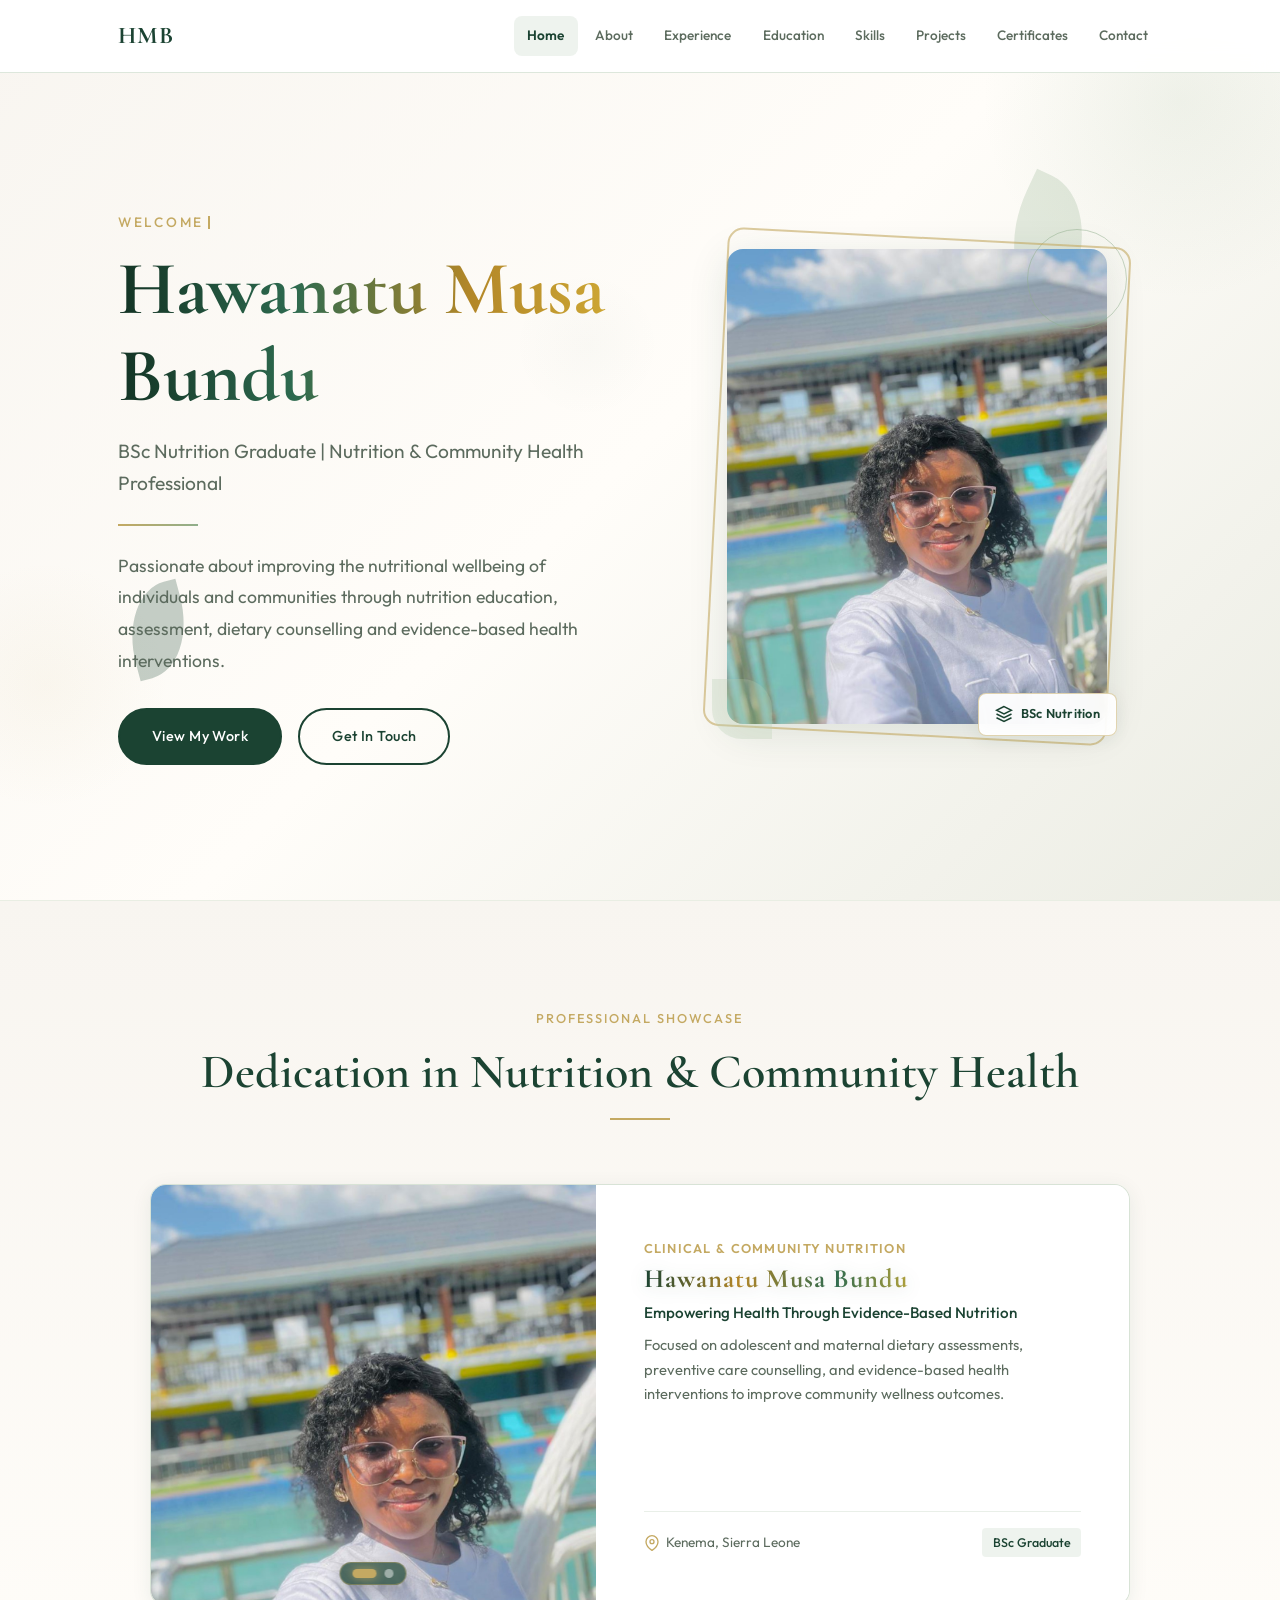
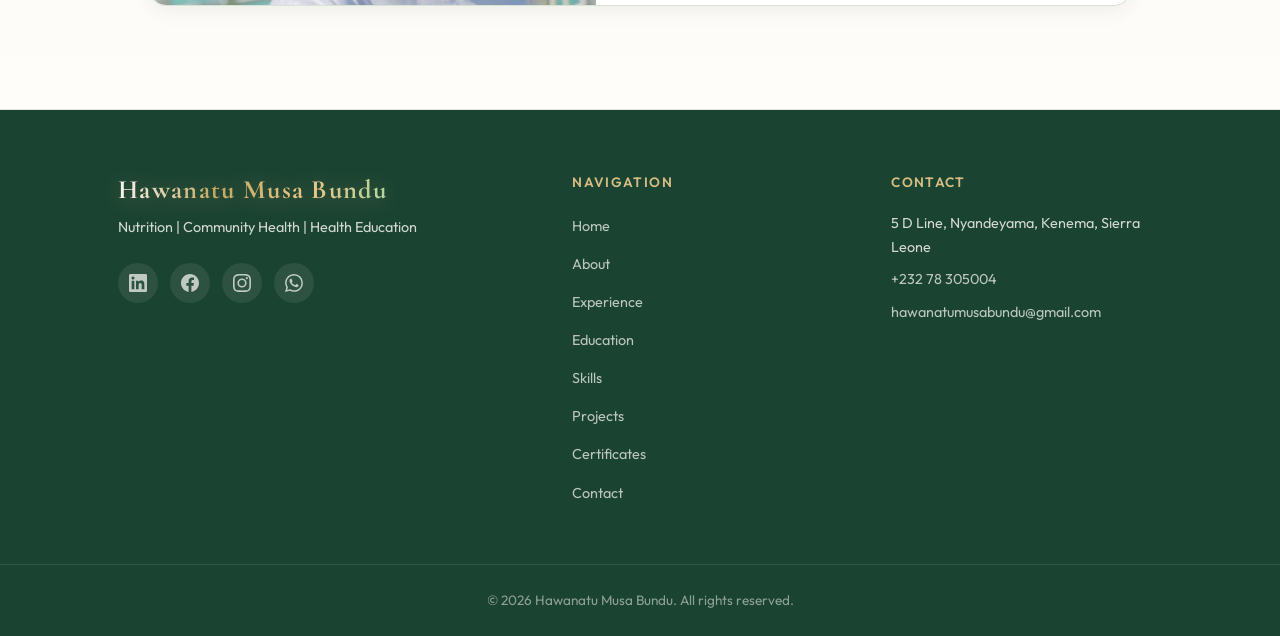
<file: HAWANATU-MUSA-BUNDU/portfolio/index.html>
<!DOCTYPE html>
<html lang="en">
<head>
  <meta charset="UTF-8">
  <meta name="viewport" content="width=device-width, initial-scale=1.0">
  <meta name="description" content="Hawanatu Musa Bundu — BSc Nutrition Graduate | Nutrition & Community Health Professional">
  <title>Home | Hawanatu Musa Bundu</title>
  <link rel="preconnect" href="https://fonts.googleapis.com">
  <link rel="preconnect" href="https://fonts.gstatic.com" crossorigin>
  <link href="https://fonts.googleapis.com/css2?family=Cormorant+Garamond:ital,wght@0,400;0,500;0,600;0,700;1,400&family=Outfit:wght@300;400;500;600&display=swap" rel="stylesheet">
  <link rel="stylesheet" href="style.css">
  <script src="script.js" defer></script>
</head>
<body>

  <!-- ========== NAVIGATION ========== -->
  <nav class="navbar" aria-label="Main navigation">
    <div class="container navbar-inner">
      <a href="index.html" class="navbar-logo">HMB</a>

      <input type="checkbox" id="nav-toggle" class="nav-toggle" aria-hidden="true">
      <label for="nav-toggle" class="nav-hamburger" aria-label="Toggle navigation menu">
        <span></span>
        <span></span>
        <span></span>
      </label>

      <ul class="nav-links">
        <li><a href="index.html" class="active">Home</a></li>
        <li><a href="about.html">About</a></li>
        <li><a href="experience.html">Experience</a></li>
        <li><a href="education.html">Education</a></li>
        <li><a href="skills.html">Skills</a></li>
        <li><a href="projects.html">Projects</a></li>
        <li><a href="certificates.html">Certificates</a></li>
        <li><a href="contact.html">Contact</a></li>
      </ul>
    </div>
  </nav>

  <main>

    <!-- ========== HERO ========== -->
    <header class="hero">
      <div class="hero-decor hero-decor-1" aria-hidden="true"></div>
      <div class="hero-decor hero-decor-2" aria-hidden="true"></div>
      <div class="hero-decor hero-decor-3" aria-hidden="true"></div>
      <div class="hero-leaf hero-leaf-1" aria-hidden="true"></div>
      <div class="hero-leaf hero-leaf-2" aria-hidden="true"></div>

      <div class="container hero-grid">
        <div class="hero-content reveal">
          <p class="hero-greeting">Welcome</p>
          <h1 class="hero-name">Hawanatu Musa Bundu</h1>
          <p class="hero-title">BSc Nutrition Graduate | Nutrition &amp; Community Health Professional</p>
          <div class="hero-divider" aria-hidden="true"></div>
          <p class="hero-intro">
            Passionate about improving the nutritional wellbeing of individuals and communities through nutrition education, assessment, dietary counselling and evidence-based health interventions.
          </p>
          <div class="hero-buttons">
            <a href="projects.html" class="btn btn-primary">View My Work</a>
            <a href="contact.html" class="btn btn-outline">Get In Touch</a>
          </div>
        </div>

        <div class="hero-portrait reveal reveal-delay-1">
          <div class="portrait-frame">
            <div class="portrait-ring" aria-hidden="true"></div>
            <img src="images/hawanatu-field.jpg" alt="Hawanatu Musa Bundu wearing glasses" class="portrait-img">
            <div class="portrait-tag">
              <svg viewBox="0 0 24 24" fill="none" stroke="currentColor" stroke-width="2" aria-hidden="true"><path d="M12 2L2 7l10 5 10-5-10-5zM2 17l10 5 10-5M2 12l10 5 10-5"/></svg>
              <span>BSc Nutrition</span>
            </div>
          </div>
        </div>
      </div>
    </header>

    <!-- ========== FEATURED IMAGE SHOWCASE ========== -->
    <section class="section image-showcase-section">
      <div class="container">
        <div class="section-header">
          <span class="section-label">Professional Showcase</span>
          <h2 class="section-title">Dedication in Nutrition &amp; Community Health</h2>
        </div>

        <div class="showcase-single-container">
          <!-- Featured Professional Card (Photo with Glasses) -->
          <article class="showcase-card showcase-card-featured">
            <div class="showcase-image-wrapper" id="showcase-slider">
              <span class="showcase-badge">
                <span class="showcase-badge-dot"></span>
                Professional Profile
              </span>
              <div class="showcase-slider-track">
                <img src="images/hawanatu-field.jpg" alt="Hawanatu Musa Bundu wearing glasses" class="slider-img active" loading="lazy">
                <img src="images/hawanatu-portrait.png" alt="Hawanatu Musa Bundu portrait" class="slider-img" loading="lazy">
              </div>
              <div class="slider-indicators" aria-label="Photo carousel indicators">
                <button type="button" class="slider-dot active" data-slide="0" aria-label="Show photo 1 (Field with glasses)"></button>
                <button type="button" class="slider-dot" data-slide="1" aria-label="Show photo 2 (Portrait)"></button>
              </div>
            </div>
            <div class="showcase-content">
              <div>
                <span class="showcase-meta">Clinical &amp; Community Nutrition</span>
                <h3 class="showcase-title moving-color-h3">Hawanatu Musa Bundu</h3>
                <p class="showcase-subtitle">Empowering Health Through Evidence-Based Nutrition</p>
                <p class="showcase-desc">
                  Focused on adolescent and maternal dietary assessments, preventive care counselling, and evidence-based health interventions to improve community wellness outcomes.
                </p>
              </div>
              <div class="showcase-footer">
                <span class="showcase-location">
                  <svg viewBox="0 0 24 24" fill="none" stroke="currentColor" stroke-width="2"><path d="M21 10c0 7-9 13-9 13s-9-6-9-13a9 9 0 0 1 18 0z"/><circle cx="12" cy="10" r="3"/></svg>
                  Kenema, Sierra Leone
                </span>
                <span class="showcase-pill">BSc Graduate</span>
              </div>
            </div>
          </article>
        </div>
      </div>
    </section>

  </main>

  <!-- ========== FOOTER ========== -->
  <footer class="footer">
    <div class="container footer-grid">
      <div class="footer-brand">
        <h3>Hawanatu Musa Bundu</h3>
        <p>Nutrition | Community Health | Health Education</p>
        <div class="social-links">
          <a href="#" class="social-placeholder" aria-label="LinkedIn (coming soon)">
            <svg viewBox="0 0 24 24" fill="currentColor" aria-hidden="true"><path d="M20.447 20.452h-3.554v-5.569c0-1.328-.027-3.037-1.852-3.037-1.853 0-2.136 1.445-2.136 2.939v5.667H9.351V9h3.414v1.561h.046c.477-.9 1.637-1.85 3.37-1.85 3.601 0 4.267 2.37 4.267 5.455v6.286zM5.337 7.433a2.062 2.062 0 0 1-2.063-2.065 2.064 2.064 0 1 1 4.126 0 2.063 2.063 0 0 1-2.063 2.065zm1.782 13.019H3.555V9h3.564v11.452zM22.225 0H1.771C.792 0 0 .774 0 1.729v20.542C0 23.227.792 24 1.771 24h20.451C23.2 24 24 23.227 24 22.271V1.729C24 .774 23.2 0 22.222 0h.003z"/></svg>
          </a>
          <a href="#" class="social-placeholder" aria-label="Facebook (coming soon)">
            <svg viewBox="0 0 24 24" fill="currentColor" aria-hidden="true"><path d="M24 12.073c0-6.627-5.373-12-12-12s-12 5.373-12 12c0 5.99 4.388 10.954 10.125 11.854v-8.385H7.078v-3.47h3.047V9.43c0-3.007 1.792-4.669 4.533-4.669 1.312 0 2.686.235 2.686.235v2.953H15.83c-1.491 0-1.956.925-1.956 1.874v2.25h3.328l-.532 3.47h-2.796v8.385C19.612 23.027 24 18.062 24 12.073z"/></svg>
          </a>
          <a href="#" class="social-placeholder" aria-label="Instagram (coming soon)">
            <svg viewBox="0 0 24 24" fill="currentColor" aria-hidden="true"><path d="M12 2.163c3.204 0 3.584.012 4.85.07 3.252.148 4.771 1.691 4.919 4.919.058 1.265.069 1.645.069 4.849 0 3.205-.012 3.584-.069 4.849-.149 3.225-1.664 4.771-4.919 4.919-1.266.058-1.644.07-4.85.07-3.204 0-3.584-.012-4.849-.07-3.26-.149-4.771-1.699-4.919-4.92-.058-1.265-.07-1.644-.07-4.849 0-3.204.013-3.583.07-4.849.149-3.227 1.664-4.771 4.919-4.919 1.266-.057 1.645-.069 4.849-.069zM12 0C8.741 0 8.333.014 7.053.072 2.695.272.273 2.69.073 7.052.014 8.333 0 8.741 0 12c0 3.259.014 3.668.072 4.948.2 4.358 2.618 6.78 6.98 6.98C8.333 23.986 8.741 24 12 24c3.259 0 3.668-.014 4.948-.072 4.354-.2 6.782-2.618 6.979-6.98.059-1.28.073-1.689.073-4.948 0-3.259-.014-3.667-.072-4.947-.196-4.354-2.617-6.78-6.979-6.98C15.668.014 15.259 0 12 0zm0 5.838a6.162 6.162 0 1 0 0 12.324 6.162 6.162 0 0 0 0-12.324zM12 16a4 4 0 1 1 0-8 4 4 0 0 1 0 8zm6.406-11.845a1.44 1.44 0 1 0 0 2.881 1.44 1.44 0 0 0 0-2.881z"/></svg>
          </a>
          <a href="#" class="social-placeholder" aria-label="WhatsApp (coming soon)">
            <svg viewBox="0 0 24 24" fill="currentColor" aria-hidden="true"><path d="M17.472 14.382c-.297-.149-1.758-.867-2.03-.967-.273-.099-.471-.148-.67.15-.197.297-.767.966-.94 1.164-.173.199-.347.223-.644.075-.297-.15-1.255-.463-2.39-1.475-.883-.788-1.48-1.761-1.653-2.059-.173-.297-.018-.458.13-.606.134-.133.298-.347.446-.52.149-.174.198-.298.298-.497.099-.198.05-.371-.025-.52-.075-.149-.669-1.612-.916-2.207-.242-.579-.487-.5-.669-.51-.173-.008-.371-.01-.57-.01-.198 0-.52.074-.792.372-.272.297-1.04 1.016-1.04 2.479 0 1.462 1.065 2.875 1.213 3.074.149.198 2.096 3.2 5.077 4.487.709.306 1.262.489 1.694.625.712.227 1.36.195 1.871.118.571-.085 1.758-.719 2.006-1.413.248-.694.248-1.289.173-1.413-.074-.124-.272-.198-.57-.347m-5.421 7.403h-.004a9.87 9.87 0 0 1-5.031-1.378l-.361-.214-3.741.982.998-3.648-.235-.374a9.86 9.86 0 0 1-1.51-5.26c.001-5.45 4.436-9.884 9.888-9.884 2.64 0 5.122 1.03 6.988 2.898a9.825 9.825 0 0 1 2.893 6.994c-.003 5.45-4.435 9.884-9.885 9.884m8.413-18.297A11.815 11.815 0 0 0 12.05 0C5.495 0 .16 5.335.157 11.892c0 2.096.547 4.142 1.588 5.945L.057 24l6.305-1.654a11.882 11.882 0 0 0 5.683 1.448h.005c6.554 0 11.89-5.335 11.893-11.893a11.821 11.821 0 0 0-3.48-8.413z"/></svg>
          </a>
        </div>
      </div>

      <div class="footer-nav">
        <h4>Navigation</h4>
        <ul>
          <li><a href="index.html">Home</a></li>
          <li><a href="about.html">About</a></li>
          <li><a href="experience.html">Experience</a></li>
          <li><a href="education.html">Education</a></li>
          <li><a href="skills.html">Skills</a></li>
          <li><a href="projects.html">Projects</a></li>
          <li><a href="certificates.html">Certificates</a></li>
          <li><a href="contact.html">Contact</a></li>
        </ul>
      </div>

      <div class="footer-contact">
        <h4>Contact</h4>
        <p>5 D Line, Nyandeyama, Kenema, Sierra Leone</p>
        <p><a href="tel:+23278305004">+232 78 305004</a></p>
        <p><a href="mailto:hawanatumusabundu@gmail.com">hawanatumusabundu@gmail.com</a></p>
      </div>
    </div>

    <div class="footer-bottom">
      <div class="container">
        <p>&copy; 2026 Hawanatu Musa Bundu. All rights reserved.</p>
      </div>
    </div>
  </footer>

</body>
</html>
</file>
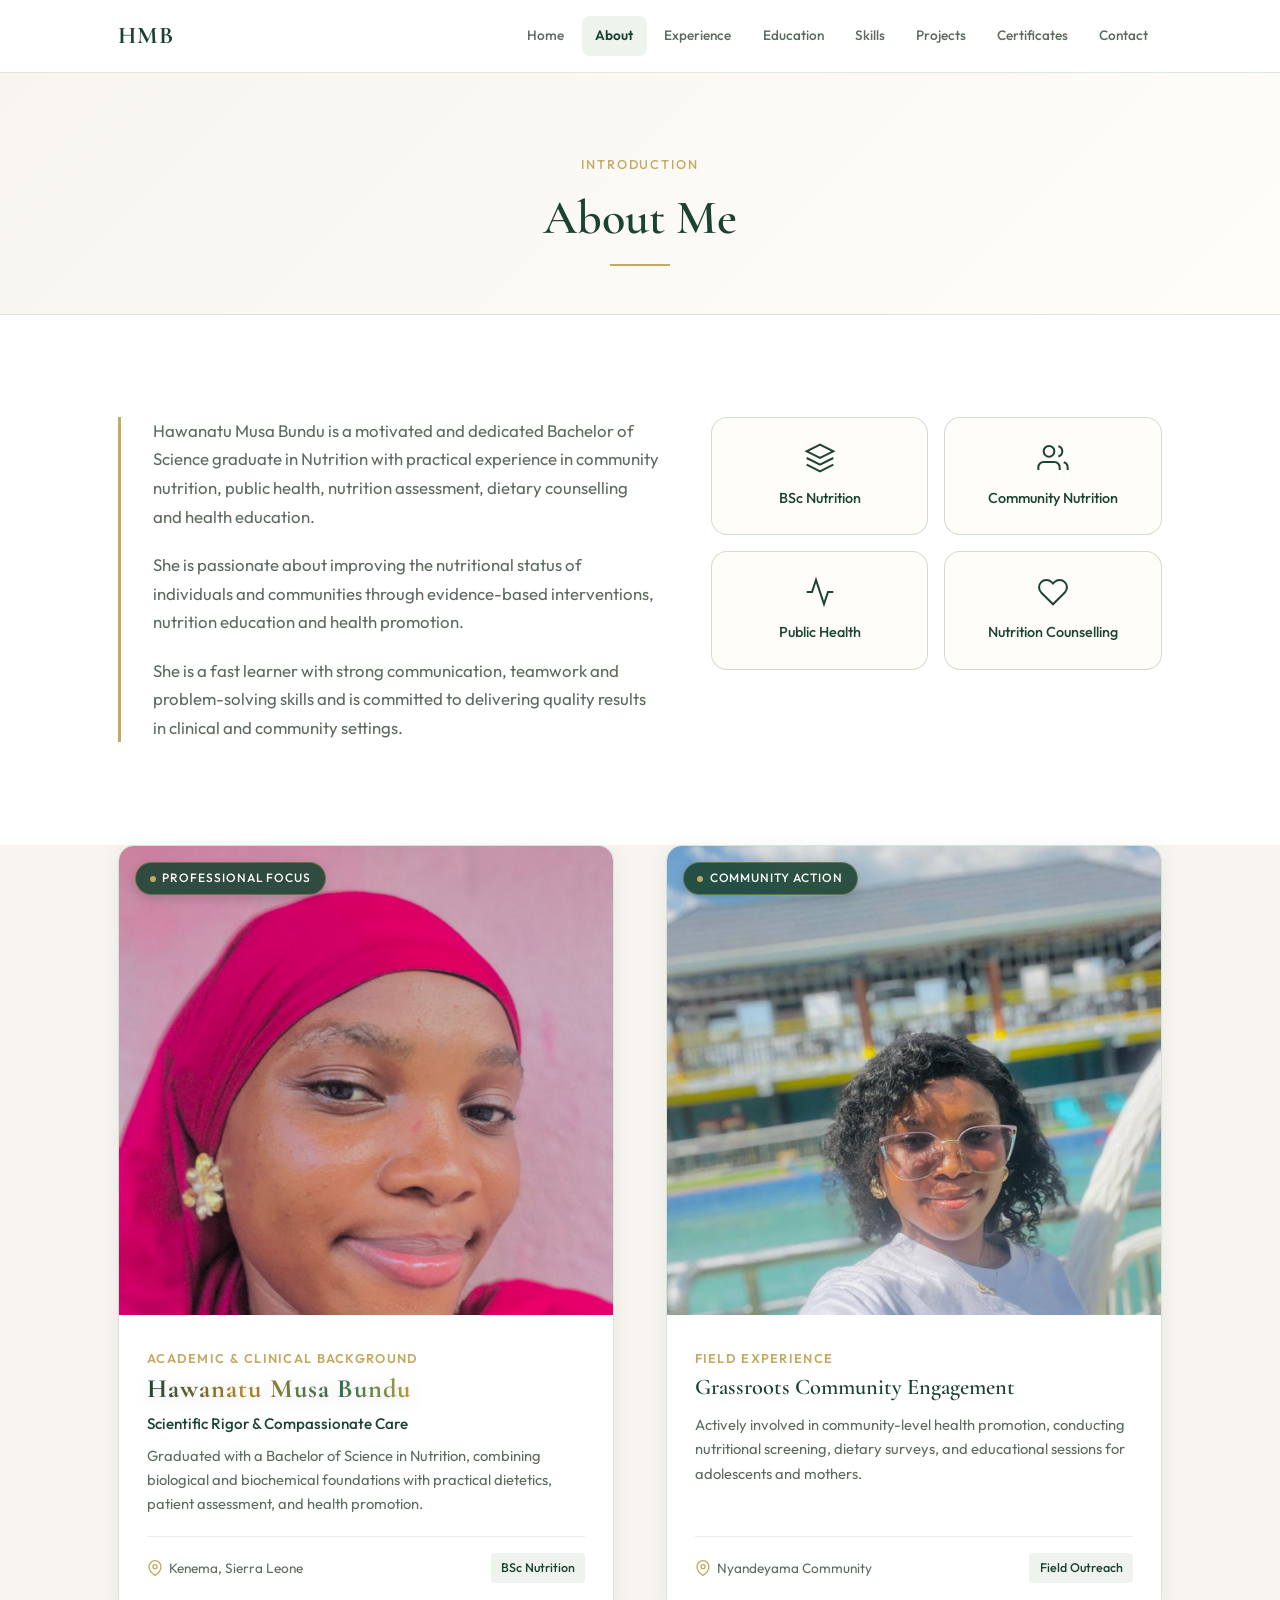
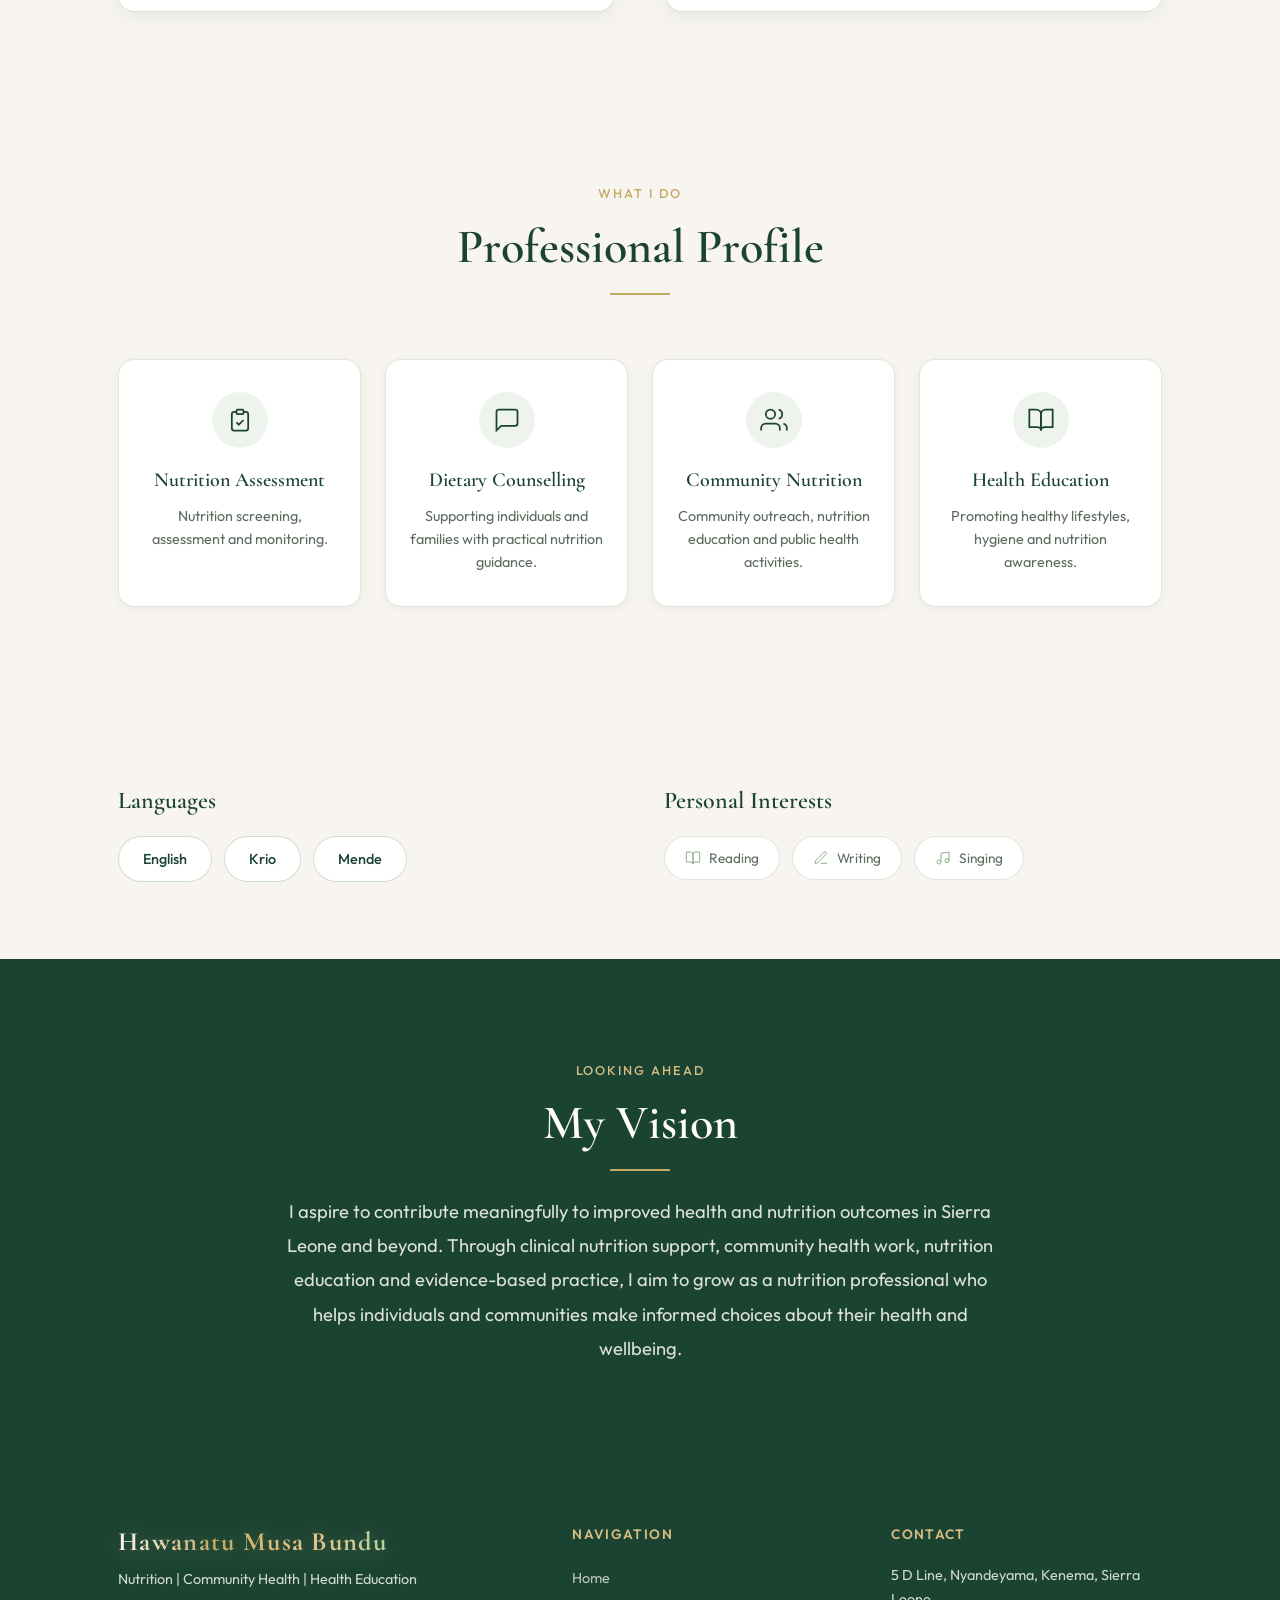
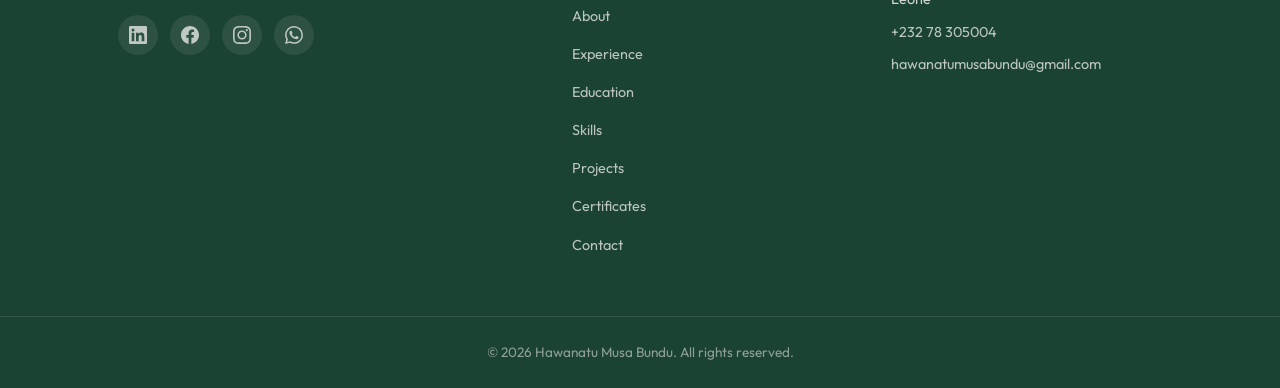
<file: HAWANATU-MUSA-BUNDU/portfolio/about.html>
<!DOCTYPE html>
<html lang="en">
<head>
  <meta charset="UTF-8">
  <meta name="viewport" content="width=device-width, initial-scale=1.0">
  <meta name="description" content="About Hawanatu Musa Bundu — BSc Nutrition Graduate with experience in community nutrition and public health.">
  <title>About | Hawanatu Musa Bundu</title>
  <link rel="preconnect" href="https://fonts.googleapis.com">
  <link rel="preconnect" href="https://fonts.gstatic.com" crossorigin>
  <link href="https://fonts.googleapis.com/css2?family=Cormorant+Garamond:ital,wght@0,400;0,500;0,600;0,700;1,400&family=Outfit:wght@300;400;500;600&display=swap" rel="stylesheet">
  <link rel="stylesheet" href="style.css">
  <script src="script.js" defer></script>
</head>
<body>

  <nav class="navbar" aria-label="Main navigation">
    <div class="container navbar-inner">
      <a href="index.html" class="navbar-logo">HMB</a>
      <input type="checkbox" id="nav-toggle" class="nav-toggle" aria-hidden="true">
      <label for="nav-toggle" class="nav-hamburger" aria-label="Toggle navigation menu">
        <span></span><span></span><span></span>
      </label>
      <ul class="nav-links">
        <li><a href="index.html">Home</a></li>
        <li><a href="about.html" class="active">About</a></li>
        <li><a href="experience.html">Experience</a></li>
        <li><a href="education.html">Education</a></li>
        <li><a href="skills.html">Skills</a></li>
        <li><a href="projects.html">Projects</a></li>
        <li><a href="certificates.html">Certificates</a></li>
        <li><a href="contact.html">Contact</a></li>
      </ul>
    </div>
  </nav>

  <header class="page-banner">
    <div class="container reveal">
      <span class="section-label">Introduction</span>
      <h1 class="section-title">About Me</h1>
    </div>
  </header>

  <main class="page-main">

    <section class="section about-section">
      <div class="container">
        <div class="about-grid">
          <div class="about-text reveal">
            <p>Hawanatu Musa Bundu is a motivated and dedicated Bachelor of Science graduate in Nutrition with practical experience in community nutrition, public health, nutrition assessment, dietary counselling and health education.</p>
            <p>She is passionate about improving the nutritional status of individuals and communities through evidence-based interventions, nutrition education and health promotion.</p>
            <p>She is a fast learner with strong communication, teamwork and problem-solving skills and is committed to delivering quality results in clinical and community settings.</p>
          </div>
          <div class="about-stats reveal reveal-delay-1">
            <div class="stat-card">
              <svg class="stat-icon" viewBox="0 0 24 24" fill="none" stroke="currentColor" stroke-width="1.5" aria-hidden="true"><path d="M12 2L2 7l10 5 10-5-10-5zM2 17l10 5 10-5M2 12l10 5 10-5"/></svg>
              <span>BSc Nutrition</span>
            </div>
            <div class="stat-card">
              <svg class="stat-icon" viewBox="0 0 24 24" fill="none" stroke="currentColor" stroke-width="1.5" aria-hidden="true"><path d="M17 21v-2a4 4 0 0 0-4-4H5a4 4 0 0 0-4 4v2"/><circle cx="9" cy="7" r="4"/><path d="M23 21v-2a4 4 0 0 0-3-3.87M16 3.13a4 4 0 0 1 0 7.75"/></svg>
              <span>Community Nutrition</span>
            </div>
            <div class="stat-card">
              <svg class="stat-icon" viewBox="0 0 24 24" fill="none" stroke="currentColor" stroke-width="1.5" aria-hidden="true"><path d="M22 12h-4l-3 9L9 3l-3 9H2"/></svg>
              <span>Public Health</span>
            </div>
            <div class="stat-card">
              <svg class="stat-icon" viewBox="0 0 24 24" fill="none" stroke="currentColor" stroke-width="1.5" aria-hidden="true"><path d="M20.84 4.61a5.5 5.5 0 0 0-7.78 0L12 5.67l-1.06-1.06a5.5 5.5 0 0 0-7.78 7.78l1.06 1.06L12 21.23l7.78-7.78 1.06-1.06a5.5 5.5 0 0 0 0-7.78z"/></svg>
              <span>Nutrition Counselling</span>
            </div>
          </div>
        </div>
      </div>
    </section>

    <!-- ========== PHOTO SPOTLIGHT ========== -->
    <section class="section photo-spotlight-section" style="padding-top: 0; padding-bottom: clamp(2.5rem, 5vw, 4.5rem);">
      <div class="container">
        <div class="image-showcase-grid">
          <div class="showcase-card">
            <div class="showcase-image-wrapper">
              <span class="showcase-badge"><span class="showcase-badge-dot"></span>Professional Focus</span>
              <img src="images/hawanatu-portrait.png" alt="Hawanatu Musa Bundu - Nutrition Graduate" loading="lazy">
            </div>
            <div class="showcase-content">
              <div>
                <span class="showcase-meta">Academic &amp; Clinical Background</span>
                <h3 class="showcase-title moving-color-h3">Hawanatu Musa Bundu</h3>
                <p class="showcase-subtitle">Scientific Rigor &amp; Compassionate Care</p>
                <p class="showcase-desc">Graduated with a Bachelor of Science in Nutrition, combining biological and biochemical foundations with practical dietetics, patient assessment, and health promotion.</p>
              </div>
              <div class="showcase-footer">
                <span class="showcase-location">
                  <svg viewBox="0 0 24 24" fill="none" stroke="currentColor" stroke-width="2"><path d="M21 10c0 7-9 13-9 13s-9-6-9-13a9 9 0 0 1 18 0z"/><circle cx="12" cy="10" r="3"/></svg>
                  Kenema, Sierra Leone
                </span>
                <span class="showcase-pill">BSc Nutrition</span>
              </div>
            </div>
          </div>

          <div class="showcase-card">
            <div class="showcase-image-wrapper">
              <span class="showcase-badge"><span class="showcase-badge-dot"></span>Community Action</span>
              <img src="images/hawanatu-field.jpg" alt="Hawanatu Musa Bundu - Community Engagement" loading="lazy">
            </div>
            <div class="showcase-content">
              <div>
                <span class="showcase-meta">Field Experience</span>
                <h3 class="showcase-title">Grassroots Community Engagement</h3>
                <p class="showcase-desc">Actively involved in community-level health promotion, conducting nutritional screening, dietary surveys, and educational sessions for adolescents and mothers.</p>
              </div>
              <div class="showcase-footer">
                <span class="showcase-location">
                  <svg viewBox="0 0 24 24" fill="none" stroke="currentColor" stroke-width="2"><path d="M21 10c0 7-9 13-9 13s-9-6-9-13a9 9 0 0 1 18 0z"/><circle cx="12" cy="10" r="3"/></svg>
                  Nyandeyama Community
                </span>
                <span class="showcase-pill">Field Outreach</span>
              </div>
            </div>
          </div>
        </div>
      </div>
    </section>

    <section class="section highlights-section">
      <div class="container">
        <div class="section-header reveal">
          <span class="section-label">What I Do</span>
          <h2 class="section-title">Professional Profile</h2>
        </div>
        <div class="highlights-grid">
          <article class="highlight-card reveal">
            <div class="highlight-icon">
              <svg viewBox="0 0 24 24" fill="none" stroke="currentColor" stroke-width="1.5" aria-hidden="true"><path d="M9 5H7a2 2 0 0 0-2 2v12a2 2 0 0 0 2 2h10a2 2 0 0 0 2-2V7a2 2 0 0 0-2-2h-2"/><rect x="9" y="3" width="6" height="4" rx="1"/><path d="M9 14l2 2 4-4"/></svg>
            </div>
            <h3>Nutrition Assessment</h3>
            <p>Nutrition screening, assessment and monitoring.</p>
          </article>
          <article class="highlight-card reveal reveal-delay-1">
            <div class="highlight-icon">
              <svg viewBox="0 0 24 24" fill="none" stroke="currentColor" stroke-width="1.5" aria-hidden="true"><path d="M21 15a2 2 0 0 1-2 2H7l-4 4V5a2 2 0 0 1 2-2h14a2 2 0 0 1 2 2z"/></svg>
            </div>
            <h3>Dietary Counselling</h3>
            <p>Supporting individuals and families with practical nutrition guidance.</p>
          </article>
          <article class="highlight-card reveal reveal-delay-2">
            <div class="highlight-icon">
              <svg viewBox="0 0 24 24" fill="none" stroke="currentColor" stroke-width="1.5" aria-hidden="true"><path d="M17 21v-2a4 4 0 0 0-4-4H5a4 4 0 0 0-4 4v2"/><circle cx="9" cy="7" r="4"/><path d="M23 21v-2a4 4 0 0 0-3-3.87M16 3.13a4 4 0 0 1 0 7.75"/></svg>
            </div>
            <h3>Community Nutrition</h3>
            <p>Community outreach, nutrition education and public health activities.</p>
          </article>
          <article class="highlight-card reveal reveal-delay-3">
            <div class="highlight-icon">
              <svg viewBox="0 0 24 24" fill="none" stroke="currentColor" stroke-width="1.5" aria-hidden="true"><path d="M2 3h6a4 4 0 0 1 4 4v14a3 3 0 0 0-3-3H2z"/><path d="M22 3h-6a4 4 0 0 0-4 4v14a3 3 0 0 1 3-3h7z"/></svg>
            </div>
            <h3>Health Education</h3>
            <p>Promoting healthy lifestyles, hygiene and nutrition awareness.</p>
          </article>
        </div>
      </div>
    </section>

    <section class="section languages-section">
      <div class="container">
        <div class="languages-interests-grid">
          <div class="languages-block reveal">
            <h2 class="subsection-title">Languages</h2>
            <div class="language-tags">
              <span class="language-tag">English</span>
              <span class="language-tag">Krio</span>
              <span class="language-tag">Mende</span>
            </div>
          </div>
          <div class="interests-block reveal reveal-delay-1">
            <h2 class="subsection-title">Personal Interests</h2>
            <div class="interest-tags">
              <span class="interest-tag">
                <svg viewBox="0 0 24 24" fill="none" stroke="currentColor" stroke-width="1.5" aria-hidden="true"><path d="M2 3h6a4 4 0 0 1 4 4v14a3 3 0 0 0-3-3H2z"/><path d="M22 3h-6a4 4 0 0 0-4 4v14a3 3 0 0 1 3-3h7z"/></svg>
                Reading
              </span>
              <span class="interest-tag">
                <svg viewBox="0 0 24 24" fill="none" stroke="currentColor" stroke-width="1.5" aria-hidden="true"><path d="M12 20h9M16.5 3.5a2.121 2.121 0 0 1 3 3L7 19l-4 1 1-4L16.5 3.5z"/></svg>
                Writing
              </span>
              <span class="interest-tag">
                <svg viewBox="0 0 24 24" fill="none" stroke="currentColor" stroke-width="1.5" aria-hidden="true"><path d="M9 18V5l12-2v13"/><circle cx="6" cy="18" r="3"/><circle cx="18" cy="16" r="3"/></svg>
                Singing
              </span>
            </div>
          </div>
        </div>
      </div>
    </section>

    <section class="section vision-section">
      <div class="container">
        <div class="vision-content reveal">
          <span class="section-label section-label-light">Looking Ahead</span>
          <h2 class="vision-title">My Vision</h2>
          <p class="vision-text">
            I aspire to contribute meaningfully to improved health and nutrition outcomes in Sierra Leone and beyond. Through clinical nutrition support, community health work, nutrition education and evidence-based practice, I aim to grow as a nutrition professional who helps individuals and communities make informed choices about their health and wellbeing.
          </p>
        </div>
      </div>
    </section>

  </main>

  <footer class="footer">
    <div class="container footer-grid">
      <div class="footer-brand">
        <h3>Hawanatu Musa Bundu</h3>
        <p>Nutrition | Community Health | Health Education</p>
        <div class="social-links">
          <a href="#" class="social-placeholder" aria-label="LinkedIn (coming soon)"><svg viewBox="0 0 24 24" fill="currentColor" aria-hidden="true"><path d="M20.447 20.452h-3.554v-5.569c0-1.328-.027-3.037-1.852-3.037-1.853 0-2.136 1.445-2.136 2.939v5.667H9.351V9h3.414v1.561h.046c.477-.9 1.637-1.85 3.37-1.85 3.601 0 4.267 2.37 4.267 5.455v6.286zM5.337 7.433a2.062 2.062 0 0 1-2.063-2.065 2.064 2.064 0 1 1 4.126 0 2.063 2.063 0 0 1-2.063 2.065zm1.782 13.019H3.555V9h3.564v11.452zM22.225 0H1.771C.792 0 0 .774 0 1.729v20.542C0 23.227.792 24 1.771 24h20.451C23.2 24 24 23.227 24 22.271V1.729C24 .774 23.2 0 22.222 0h.003z"/></svg></a>
          <a href="#" class="social-placeholder" aria-label="Facebook (coming soon)"><svg viewBox="0 0 24 24" fill="currentColor" aria-hidden="true"><path d="M24 12.073c0-6.627-5.373-12-12-12s-12 5.373-12 12c0 5.99 4.388 10.954 10.125 11.854v-8.385H7.078v-3.47h3.047V9.43c0-3.007 1.792-4.669 4.533-4.669 1.312 0 2.686.235 2.686.235v2.953H15.83c-1.491 0-1.956.925-1.956 1.874v2.25h3.328l-.532 3.47h-2.796v8.385C19.612 23.027 24 18.062 24 12.073z"/></svg></a>
          <a href="#" class="social-placeholder" aria-label="Instagram (coming soon)"><svg viewBox="0 0 24 24" fill="currentColor" aria-hidden="true"><path d="M12 2.163c3.204 0 3.584.012 4.85.07 3.252.148 4.771 1.691 4.919 4.919.058 1.265.069 1.645.069 4.849 0 3.205-.012 3.584-.069 4.849-.149 3.225-1.664 4.771-4.919 4.919-1.266.058-1.644.07-4.85.07-3.204 0-3.584-.012-4.849-.07-3.26-.149-4.771-1.699-4.919-4.92-.058-1.265-.07-1.644-.07-4.849 0-3.204.013-3.583.07-4.849.149-3.227 1.664-4.771 4.919-4.919 1.266-.057 1.645-.069 4.849-.069zM12 0C8.741 0 8.333.014 7.053.072 2.695.272.273 2.69.073 7.052.014 8.333 0 8.741 0 12c0 3.259.014 3.668.072 4.948.2 4.358 2.618 6.78 6.98 6.98C8.333 23.986 8.741 24 12 24c3.259 0 3.668-.014 4.948-.072 4.354-.2 6.782-2.618 6.979-6.98.059-1.28.073-1.689.073-4.948 0-3.259-.014-3.667-.072-4.947-.196-4.354-2.617-6.78-6.979-6.98C15.668.014 15.259 0 12 0zm0 5.838a6.162 6.162 0 1 0 0 12.324 6.162 6.162 0 0 0 0-12.324zM12 16a4 4 0 1 1 0-8 4 4 0 0 1 0 8zm6.406-11.845a1.44 1.44 0 1 0 0 2.881 1.44 1.44 0 0 0 0-2.881z"/></svg></a>
          <a href="#" class="social-placeholder" aria-label="WhatsApp (coming soon)"><svg viewBox="0 0 24 24" fill="currentColor" aria-hidden="true"><path d="M17.472 14.382c-.297-.149-1.758-.867-2.03-.967-.273-.099-.471-.148-.67.15-.197.297-.767.966-.94 1.164-.173.199-.347.223-.644.075-.297-.15-1.255-.463-2.39-1.475-.883-.788-1.48-1.761-1.653-2.059-.173-.297-.018-.458.13-.606.134-.133.298-.347.446-.52.149-.174.198-.298.298-.497.099-.198.05-.371-.025-.52-.075-.149-.669-1.612-.916-2.207-.242-.579-.487-.5-.669-.51-.173-.008-.371-.01-.57-.01-.198 0-.52.074-.792.372-.272.297-1.04 1.016-1.04 2.479 0 1.462 1.065 2.875 1.213 3.074.149.198 2.096 3.2 5.077 4.487.709.306 1.262.489 1.694.625.712.227 1.36.195 1.871.118.571-.085 1.758-.719 2.006-1.413.248-.694.248-1.289.173-1.413-.074-.124-.272-.198-.57-.347m-5.421 7.403h-.004a9.87 9.87 0 0 1-5.031-1.378l-.361-.214-3.741.982.998-3.648-.235-.374a9.86 9.86 0 0 1-1.51-5.26c.001-5.45 4.436-9.884 9.888-9.884 2.64 0 5.122 1.03 6.988 2.898a9.825 9.825 0 0 1 2.893 6.994c-.003 5.45-4.435 9.884-9.885 9.884m8.413-18.297A11.815 11.815 0 0 0 12.05 0C5.495 0 .16 5.335.157 11.892c0 2.096.547 4.142 1.588 5.945L.057 24l6.305-1.654a11.882 11.882 0 0 0 5.683 1.448h.005c6.554 0 11.89-5.335 11.893-11.893a11.821 11.821 0 0 0-3.48-8.413z"/></svg></a>
        </div>
      </div>
      <div class="footer-nav">
        <h4>Navigation</h4>
        <ul>
          <li><a href="index.html">Home</a></li>
          <li><a href="about.html">About</a></li>
          <li><a href="experience.html">Experience</a></li>
          <li><a href="education.html">Education</a></li>
          <li><a href="skills.html">Skills</a></li>
          <li><a href="projects.html">Projects</a></li>
          <li><a href="certificates.html">Certificates</a></li>
          <li><a href="contact.html">Contact</a></li>
        </ul>
      </div>
      <div class="footer-contact">
        <h4>Contact</h4>
        <p>5 D Line, Nyandeyama, Kenema, Sierra Leone</p>
        <p><a href="tel:+23278305004">+232 78 305004</a></p>
        <p><a href="mailto:hawanatumusabundu@gmail.com">hawanatumusabundu@gmail.com</a></p>
      </div>
    </div>
    <div class="footer-bottom">
      <div class="container">
        <p>&copy; 2026 Hawanatu Musa Bundu. All rights reserved.</p>
      </div>
    </div>
  </footer>

</body>
</html>
</file>
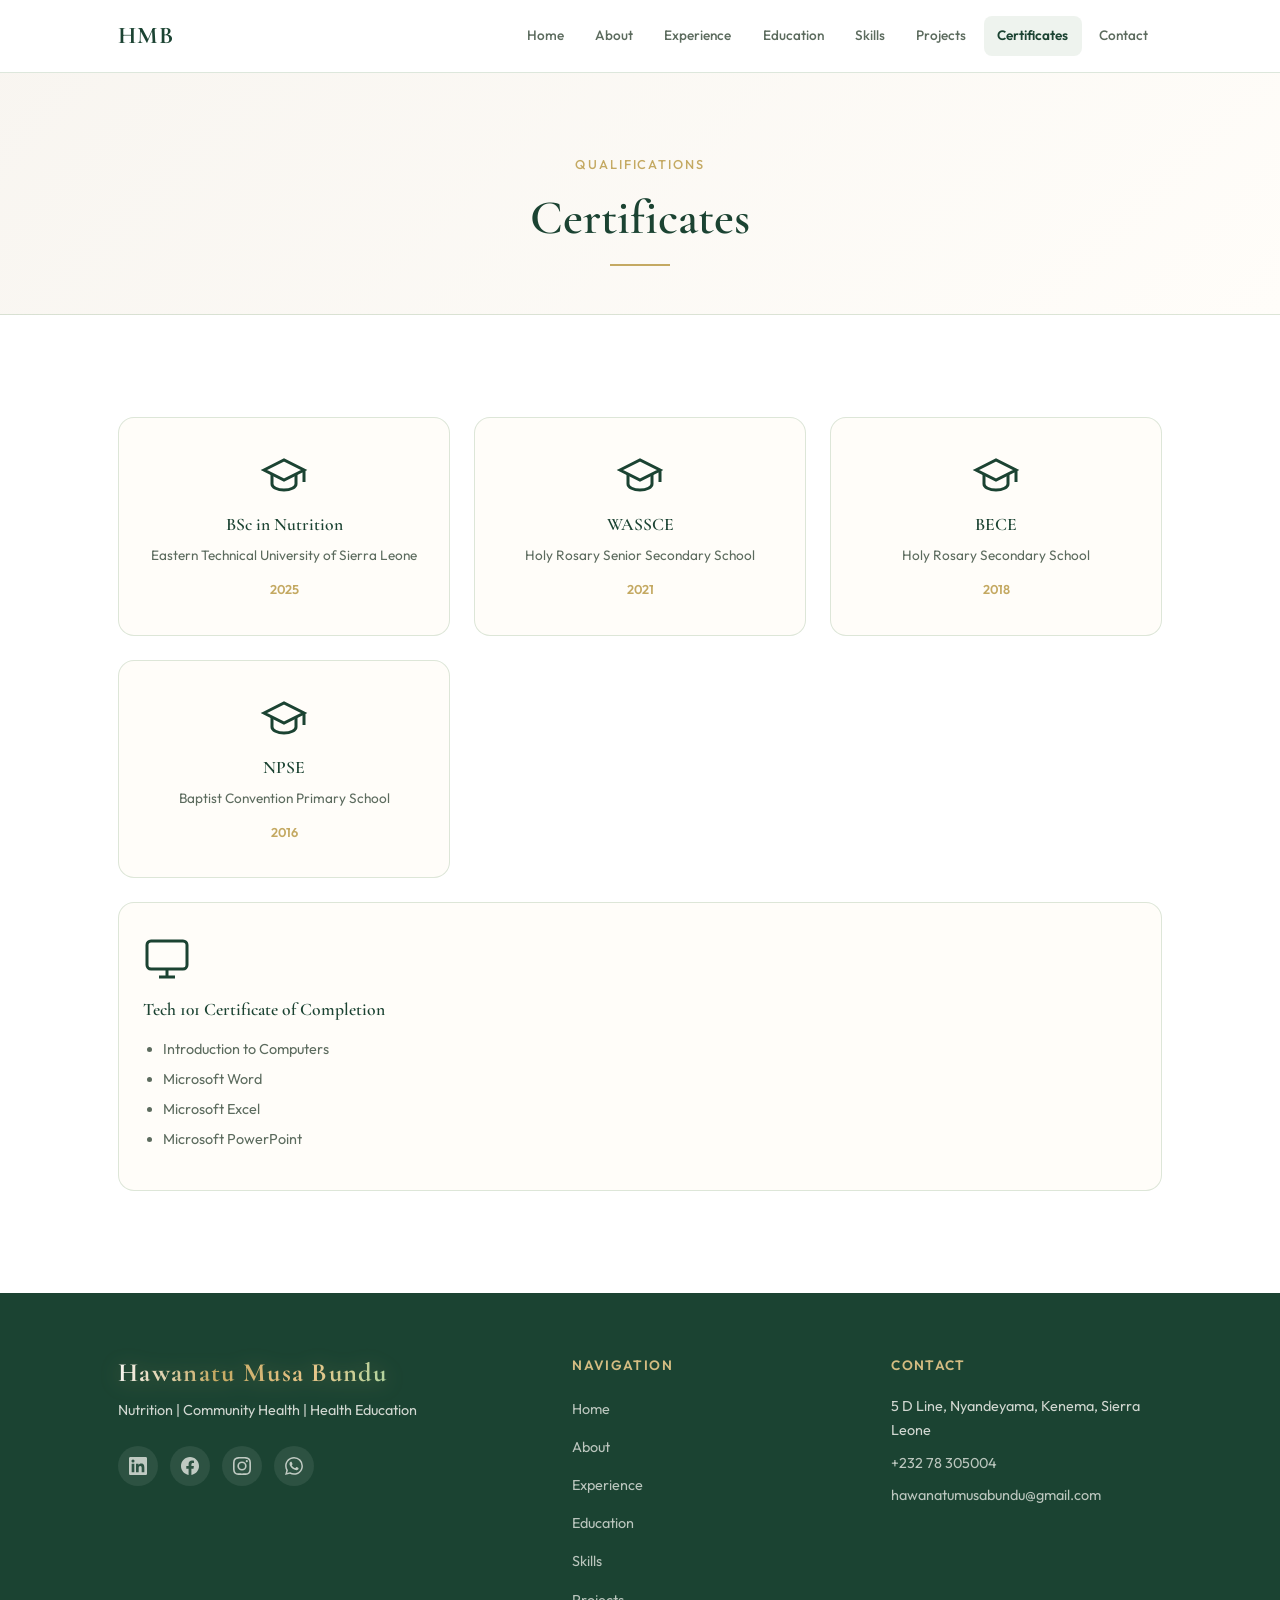
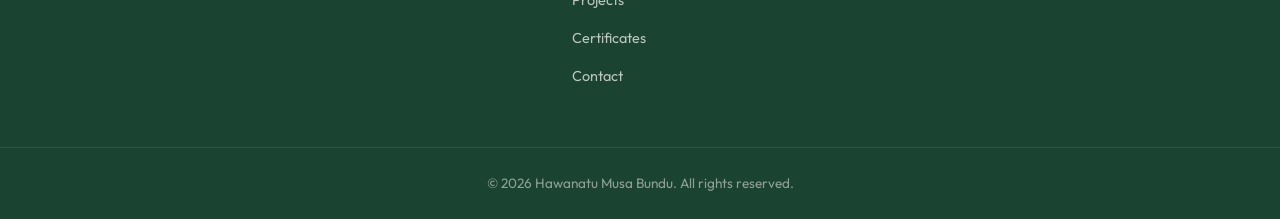
<file: HAWANATU-MUSA-BUNDU/portfolio/certificates.html>
<!DOCTYPE html>
<html lang="en">
<head>
  <meta charset="UTF-8">
  <meta name="viewport" content="width=device-width, initial-scale=1.0">
  <meta name="description" content="Certificates and qualifications of Hawanatu Musa Bundu including BSc Nutrition and Tech 101.">
  <title>Certificates | Hawanatu Musa Bundu</title>
  <link rel="preconnect" href="https://fonts.googleapis.com">
  <link rel="preconnect" href="https://fonts.gstatic.com" crossorigin>
  <link href="https://fonts.googleapis.com/css2?family=Cormorant+Garamond:ital,wght@0,400;0,500;0,600;0,700;1,400&family=Outfit:wght@300;400;500;600&display=swap" rel="stylesheet">
  <link rel="stylesheet" href="style.css">
  <script src="script.js" defer></script>
</head>
<body>

  <nav class="navbar" aria-label="Main navigation">
    <div class="container navbar-inner">
      <a href="index.html" class="navbar-logo">HMB</a>
      <input type="checkbox" id="nav-toggle" class="nav-toggle" aria-hidden="true">
      <label for="nav-toggle" class="nav-hamburger" aria-label="Toggle navigation menu">
        <span></span><span></span><span></span>
      </label>
      <ul class="nav-links">
        <li><a href="index.html">Home</a></li>
        <li><a href="about.html">About</a></li>
        <li><a href="experience.html">Experience</a></li>
        <li><a href="education.html">Education</a></li>
        <li><a href="skills.html">Skills</a></li>
        <li><a href="projects.html">Projects</a></li>
        <li><a href="certificates.html" class="active">Certificates</a></li>
        <li><a href="contact.html">Contact</a></li>
      </ul>
    </div>
  </nav>

  <header class="page-banner">
    <div class="container reveal">
      <span class="section-label">Qualifications</span>
      <h1 class="section-title">Certificates</h1>
    </div>
  </header>

  <main class="page-main">
    <section class="section certificates-section">
      <div class="container">
        <div class="certificates-grid">
          <article class="cert-card reveal">
            <div class="cert-icon">
              <svg viewBox="0 0 24 24" fill="none" stroke="currentColor" stroke-width="1.5" aria-hidden="true"><path d="M22 10v6M2 10l10-5 10 5-10 5z"/><path d="M6 12v5c0 1.657 2.686 3 6 3s6-1.343 6-3v-5"/></svg>
            </div>
            <h3>BSc in Nutrition</h3>
            <p>Eastern Technical University of Sierra Leone</p>
            <span class="cert-year">2025</span>
          </article>
          <article class="cert-card reveal reveal-delay-1">
            <div class="cert-icon">
              <svg viewBox="0 0 24 24" fill="none" stroke="currentColor" stroke-width="1.5" aria-hidden="true"><path d="M22 10v6M2 10l10-5 10 5-10 5z"/><path d="M6 12v5c0 1.657 2.686 3 6 3s6-1.343 6-3v-5"/></svg>
            </div>
            <h3>WASSCE</h3>
            <p>Holy Rosary Senior Secondary School</p>
            <span class="cert-year">2021</span>
          </article>
          <article class="cert-card reveal reveal-delay-2">
            <div class="cert-icon">
              <svg viewBox="0 0 24 24" fill="none" stroke="currentColor" stroke-width="1.5" aria-hidden="true"><path d="M22 10v6M2 10l10-5 10 5-10 5z"/><path d="M6 12v5c0 1.657 2.686 3 6 3s6-1.343 6-3v-5"/></svg>
            </div>
            <h3>BECE</h3>
            <p>Holy Rosary Secondary School</p>
            <span class="cert-year">2018</span>
          </article>
          <article class="cert-card reveal reveal-delay-3">
            <div class="cert-icon">
              <svg viewBox="0 0 24 24" fill="none" stroke="currentColor" stroke-width="1.5" aria-hidden="true"><path d="M22 10v6M2 10l10-5 10 5-10 5z"/><path d="M6 12v5c0 1.657 2.686 3 6 3s6-1.343 6-3v-5"/></svg>
            </div>
            <h3>NPSE</h3>
            <p>Baptist Convention Primary School</p>
            <span class="cert-year">2016</span>
          </article>
          <article class="cert-card cert-card-featured reveal">
            <div class="cert-icon">
              <svg viewBox="0 0 24 24" fill="none" stroke="currentColor" stroke-width="1.5" aria-hidden="true"><rect x="2" y="3" width="20" height="14" rx="2"/><path d="M8 21h8M12 17v4"/></svg>
            </div>
            <h3>Tech 101 Certificate of Completion</h3>
            <ul class="cert-list">
              <li>Introduction to Computers</li>
              <li>Microsoft Word</li>
              <li>Microsoft Excel</li>
              <li>Microsoft PowerPoint</li>
            </ul>
          </article>
        </div>
      </div>
    </section>
  </main>

  <footer class="footer">
    <div class="container footer-grid">
      <div class="footer-brand">
        <h3>Hawanatu Musa Bundu</h3>
        <p>Nutrition | Community Health | Health Education</p>
        <div class="social-links">
          <a href="#" class="social-placeholder" aria-label="LinkedIn (coming soon)"><svg viewBox="0 0 24 24" fill="currentColor" aria-hidden="true"><path d="M20.447 20.452h-3.554v-5.569c0-1.328-.027-3.037-1.852-3.037-1.853 0-2.136 1.445-2.136 2.939v5.667H9.351V9h3.414v1.561h.046c.477-.9 1.637-1.85 3.37-1.85 3.601 0 4.267 2.37 4.267 5.455v6.286zM5.337 7.433a2.062 2.062 0 0 1-2.063-2.065 2.064 2.064 0 1 1 4.126 0 2.063 2.063 0 0 1-2.063 2.065zm1.782 13.019H3.555V9h3.564v11.452zM22.225 0H1.771C.792 0 0 .774 0 1.729v20.542C0 23.227.792 24 1.771 24h20.451C23.2 24 24 23.227 24 22.271V1.729C24 .774 23.2 0 22.222 0h.003z"/></svg></a>
          <a href="#" class="social-placeholder" aria-label="Facebook (coming soon)"><svg viewBox="0 0 24 24" fill="currentColor" aria-hidden="true"><path d="M24 12.073c0-6.627-5.373-12-12-12s-12 5.373-12 12c0 5.99 4.388 10.954 10.125 11.854v-8.385H7.078v-3.47h3.047V9.43c0-3.007 1.792-4.669 4.533-4.669 1.312 0 2.686.235 2.686.235v2.953H15.83c-1.491 0-1.956.925-1.956 1.874v2.25h3.328l-.532 3.47h-2.796v8.385C19.612 23.027 24 18.062 24 12.073z"/></svg></a>
          <a href="#" class="social-placeholder" aria-label="Instagram (coming soon)"><svg viewBox="0 0 24 24" fill="currentColor" aria-hidden="true"><path d="M12 2.163c3.204 0 3.584.012 4.85.07 3.252.148 4.771 1.691 4.919 4.919.058 1.265.069 1.645.069 4.849 0 3.205-.012 3.584-.069 4.849-.149 3.225-1.664 4.771-4.919 4.919-1.266.058-1.644.07-4.85.07-3.204 0-3.584-.012-4.849-.07-3.26-.149-4.771-1.699-4.919-4.92-.058-1.265-.07-1.644-.07-4.849 0-3.204.013-3.583.07-4.849.149-3.227 1.664-4.771 4.919-4.919 1.266-.057 1.645-.069 4.849-.069zM12 0C8.741 0 8.333.014 7.053.072 2.695.272.273 2.69.073 7.052.014 8.333 0 8.741 0 12c0 3.259.014 3.668.072 4.948.2 4.358 2.618 6.78 6.98 6.98C8.333 23.986 8.741 24 12 24c3.259 0 3.668-.014 4.948-.072 4.354-.2 6.782-2.618 6.979-6.98.059-1.28.073-1.689.073-4.948 0-3.259-.014-3.667-.072-4.947-.196-4.354-2.617-6.78-6.979-6.98C15.668.014 15.259 0 12 0zm0 5.838a6.162 6.162 0 1 0 0 12.324 6.162 6.162 0 0 0 0-12.324zM12 16a4 4 0 1 1 0-8 4 4 0 0 1 0 8zm6.406-11.845a1.44 1.44 0 1 0 0 2.881 1.44 1.44 0 0 0 0-2.881z"/></svg></a>
          <a href="#" class="social-placeholder" aria-label="WhatsApp (coming soon)"><svg viewBox="0 0 24 24" fill="currentColor" aria-hidden="true"><path d="M17.472 14.382c-.297-.149-1.758-.867-2.03-.967-.273-.099-.471-.148-.67.15-.197.297-.767.966-.94 1.164-.173.199-.347.223-.644.075-.297-.15-1.255-.463-2.39-1.475-.883-.788-1.48-1.761-1.653-2.059-.173-.297-.018-.458.13-.606.134-.133.298-.347.446-.52.149-.174.198-.298.298-.497.099-.198.05-.371-.025-.52-.075-.149-.669-1.612-.916-2.207-.242-.579-.487-.5-.669-.51-.173-.008-.371-.01-.57-.01-.198 0-.52.074-.792.372-.272.297-1.04 1.016-1.04 2.479 0 1.462 1.065 2.875 1.213 3.074.149.198 2.096 3.2 5.077 4.487.709.306 1.262.489 1.694.625.712.227 1.36.195 1.871.118.571-.085 1.758-.719 2.006-1.413.248-.694.248-1.289.173-1.413-.074-.124-.272-.198-.57-.347m-5.421 7.403h-.004a9.87 9.87 0 0 1-5.031-1.378l-.361-.214-3.741.982.998-3.648-.235-.374a9.86 9.86 0 0 1-1.51-5.26c.001-5.45 4.436-9.884 9.888-9.884 2.64 0 5.122 1.03 6.988 2.898a9.825 9.825 0 0 1 2.893 6.994c-.003 5.45-4.435 9.884-9.885 9.884m8.413-18.297A11.815 11.815 0 0 0 12.05 0C5.495 0 .16 5.335.157 11.892c0 2.096.547 4.142 1.588 5.945L.057 24l6.305-1.654a11.882 11.882 0 0 0 5.683 1.448h.005c6.554 0 11.89-5.335 11.893-11.893a11.821 11.821 0 0 0-3.48-8.413z"/></svg></a>
        </div>
      </div>
      <div class="footer-nav">
        <h4>Navigation</h4>
        <ul>
          <li><a href="index.html">Home</a></li>
          <li><a href="about.html">About</a></li>
          <li><a href="experience.html">Experience</a></li>
          <li><a href="education.html">Education</a></li>
          <li><a href="skills.html">Skills</a></li>
          <li><a href="projects.html">Projects</a></li>
          <li><a href="certificates.html">Certificates</a></li>
          <li><a href="contact.html">Contact</a></li>
        </ul>
      </div>
      <div class="footer-contact">
        <h4>Contact</h4>
        <p>5 D Line, Nyandeyama, Kenema, Sierra Leone</p>
        <p><a href="tel:+23278305004">+232 78 305004</a></p>
        <p><a href="mailto:hawanatumusabundu@gmail.com">hawanatumusabundu@gmail.com</a></p>
      </div>
    </div>
    <div class="footer-bottom">
      <div class="container">
        <p>&copy; 2026 Hawanatu Musa Bundu. All rights reserved.</p>
      </div>
    </div>
  </footer>

</body>
</html>
</file>
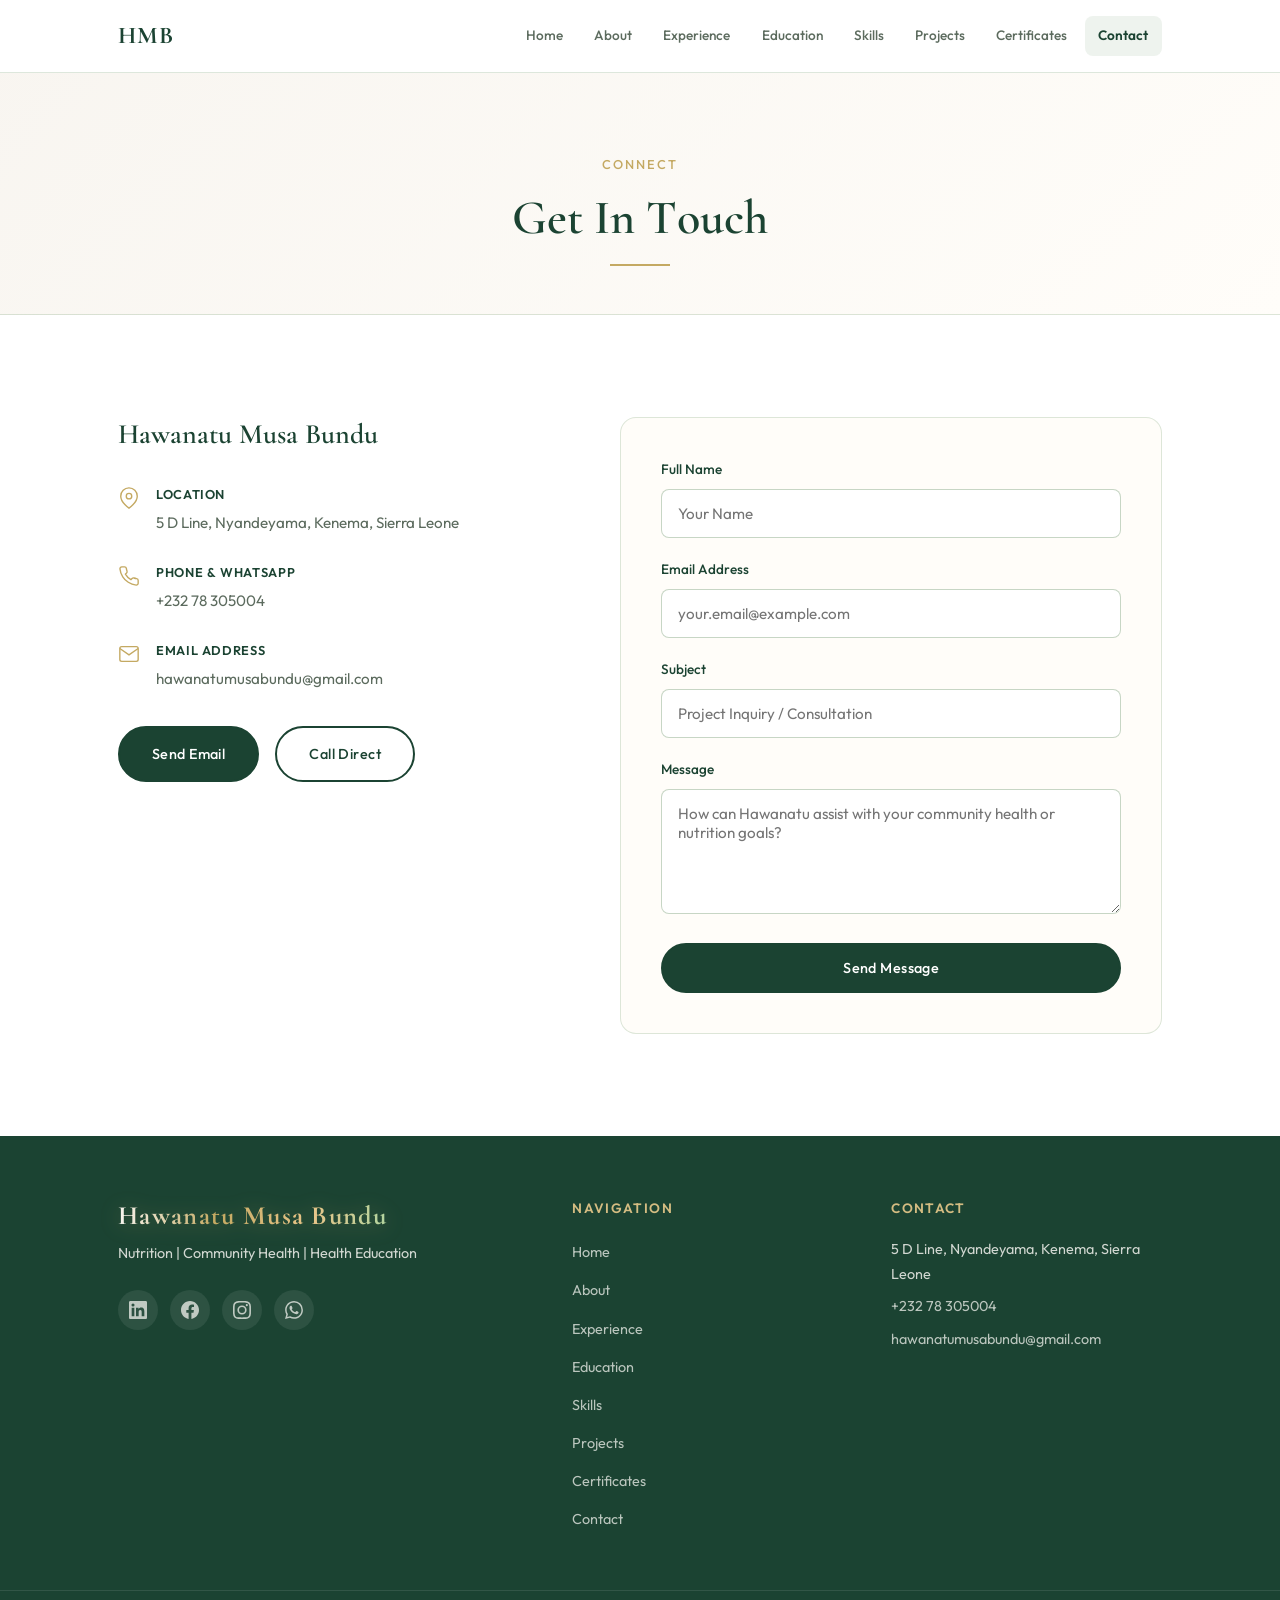
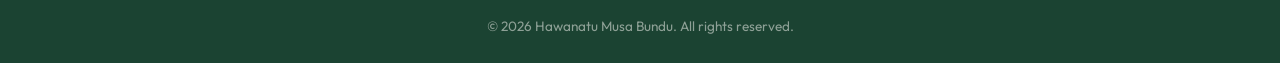
<file: HAWANATU-MUSA-BUNDU/portfolio/contact.html>
<!DOCTYPE html>
<html lang="en">
<head>
  <meta charset="UTF-8">
  <meta name="viewport" content="width=device-width, initial-scale=1.0">
  <meta name="description" content="Get in touch with Hawanatu Musa Bundu — Nutrition & Community Health Professional based in Kenema, Sierra Leone.">
  <title>Contact | Hawanatu Musa Bundu</title>
  <link rel="preconnect" href="https://fonts.googleapis.com">
  <link rel="preconnect" href="https://fonts.gstatic.com" crossorigin>
  <link href="https://fonts.googleapis.com/css2?family=Cormorant+Garamond:ital,wght@0,400;0,500;0,600;0,700;1,400&family=Outfit:wght@300;400;500;600&display=swap" rel="stylesheet">
  <link rel="stylesheet" href="style.css">
  <script src="script.js" defer></script>
</head>
<body>

  <!-- ========== NAVIGATION ========== -->
  <nav class="navbar" aria-label="Main navigation">
    <div class="container navbar-inner">
      <a href="index.html" class="navbar-logo">HMB</a>

      <input type="checkbox" id="nav-toggle" class="nav-toggle" aria-hidden="true">
      <label for="nav-toggle" class="nav-hamburger" aria-label="Toggle navigation menu">
        <span></span>
        <span></span>
        <span></span>
      </label>

      <ul class="nav-links">
        <li><a href="index.html">Home</a></li>
        <li><a href="about.html">About</a></li>
        <li><a href="experience.html">Experience</a></li>
        <li><a href="education.html">Education</a></li>
        <li><a href="skills.html">Skills</a></li>
        <li><a href="projects.html">Projects</a></li>
        <li><a href="certificates.html">Certificates</a></li>
        <li><a href="contact.html" class="active">Contact</a></li>
      </ul>
    </div>
  </nav>

  <!-- ========== PAGE BANNER ========== -->
  <header class="page-banner">
    <div class="container reveal">
      <span class="section-label">Connect</span>
      <h1 class="section-title">Get In Touch</h1>
    </div>
  </header>

  <main class="page-main">
    <section class="section contact-section">
      <div class="container">
        <div class="contact-grid">
          
          <!-- Contact Info -->
          <div class="contact-info reveal">
            <h2 class="contact-name">Hawanatu Musa Bundu</h2>
            
            <div class="contact-item">
              <svg viewBox="0 0 24 24" fill="none" stroke="currentColor" stroke-width="1.5" aria-hidden="true">
                <path d="M21 10c0 7-9 13-9 13s-9-6-9-13a9 9 0 0 1 18 0z"/>
                <circle cx="12" cy="10" r="3"/>
              </svg>
              <div>
                <strong>Location</strong>
                <p>5 D Line, Nyandeyama, Kenema, Sierra Leone</p>
              </div>
            </div>

            <div class="contact-item">
              <svg viewBox="0 0 24 24" fill="none" stroke="currentColor" stroke-width="1.5" aria-hidden="true">
                <path d="M22 16.92v3a2 2 0 0 1-2.18 2 19.79 19.79 0 0 1-8.63-3.07 19.5 19.5 0 0 1-6-6 19.79 19.79 0 0 1-3.07-8.67A2 2 0 0 1 4.11 2h3a2 2 0 0 1 2 1.72 12.84 12.84 0 0 0 .7 2.81 2 2 0 0 1-.45 2.11L8.09 9.91a16 16 0 0 0 6 6l1.27-1.27a2 2 0 0 1 2.11-.45 12.84 12.84 0 0 0 2.81.7A2 2 0 0 1 22 16.92z"/>
              </svg>
              <div>
                <strong>Phone &amp; WhatsApp</strong>
                <p><a href="tel:+23278305004">+232 78 305004</a></p>
              </div>
            </div>

            <div class="contact-item">
              <svg viewBox="0 0 24 24" fill="none" stroke="currentColor" stroke-width="1.5" aria-hidden="true">
                <path d="M4 4h16c1.1 0 2 .9 2 2v12c0 1.1-.9 2-2 2H4c-1.1 0-2-.9-2-2V6c0-1.1.9-2 2-2z"/>
                <polyline points="22,6 12,13 2,6"/>
              </svg>
              <div>
                <strong>Email Address</strong>
                <p><a href="mailto:hawanatumusabundu@gmail.com">hawanatumusabundu@gmail.com</a></p>
              </div>
            </div>

            <div class="contact-buttons">
              <a href="mailto:hawanatumusabundu@gmail.com" class="btn btn-primary">Send Email</a>
              <a href="tel:+23278305004" class="btn btn-outline">Call Direct</a>
            </div>
          </div>

          <!-- Contact Form -->
          <div class="contact-form reveal reveal-delay-1">
            <form onsubmit="event.preventDefault(); alert('Thank you for reaching out! Your message has been received.'); this.reset();">
              <div class="form-group">
                <label for="contact-name">Full Name</label>
                <input type="text" id="contact-name" name="name" placeholder="Your Name" required>
              </div>

              <div class="form-group">
                <label for="contact-email">Email Address</label>
                <input type="email" id="contact-email" name="email" placeholder="your.email@example.com" required>
              </div>

              <div class="form-group">
                <label for="contact-subject">Subject</label>
                <input type="text" id="contact-subject" name="subject" placeholder="Project Inquiry / Consultation" required>
              </div>

              <div class="form-group">
                <label for="contact-message">Message</label>
                <textarea id="contact-message" name="message" rows="5" placeholder="How can Hawanatu assist with your community health or nutrition goals?" required></textarea>
              </div>

              <button type="submit" class="btn btn-primary btn-full">Send Message</button>
            </form>
          </div>

        </div>
      </div>
    </section>
  </main>

  <!-- ========== FOOTER ========== -->
  <footer class="footer">
    <div class="container footer-grid">
      <div class="footer-brand">
        <h3>Hawanatu Musa Bundu</h3>
        <p>Nutrition | Community Health | Health Education</p>
        <div class="social-links">
          <a href="#" class="social-placeholder" aria-label="LinkedIn (coming soon)">
            <svg viewBox="0 0 24 24" fill="currentColor" aria-hidden="true"><path d="M20.447 20.452h-3.554v-5.569c0-1.328-.027-3.037-1.852-3.037-1.853 0-2.136 1.445-2.136 2.939v5.667H9.351V9h3.414v1.561h.046c.477-.9 1.637-1.85 3.37-1.85 3.601 0 4.267 2.37 4.267 5.455v6.286zM5.337 7.433a2.062 2.062 0 0 1-2.063-2.065 2.064 2.064 0 1 1 4.126 0 2.063 2.063 0 0 1-2.063 2.065zm1.782 13.019H3.555V9h3.564v11.452zM22.225 0H1.771C.792 0 0 .774 0 1.729v20.542C0 23.227.792 24 1.771 24h20.451C23.2 24 24 23.227 24 22.271V1.729C24 .774 23.2 0 22.222 0h.003z"/></svg>
          </a>
          <a href="#" class="social-placeholder" aria-label="Facebook (coming soon)">
            <svg viewBox="0 0 24 24" fill="currentColor" aria-hidden="true"><path d="M24 12.073c0-6.627-5.373-12-12-12s-12 5.373-12 12c0 5.99 4.388 10.954 10.125 11.854v-8.385H7.078v-3.47h3.047V9.43c0-3.007 1.792-4.669 4.533-4.669 1.312 0 2.686.235 2.686.235v2.953H15.83c-1.491 0-1.956.925-1.956 1.874v2.25h3.328l-.532 3.47h-2.796v8.385C19.612 23.027 24 18.062 24 12.073z"/></svg>
          </a>
          <a href="#" class="social-placeholder" aria-label="Instagram (coming soon)">
            <svg viewBox="0 0 24 24" fill="currentColor" aria-hidden="true"><path d="M12 2.163c3.204 0 3.584.012 4.85.07 3.252.148 4.771 1.691 4.919 4.919.058 1.265.069 1.645.069 4.849 0 3.205-.012 3.584-.069 4.849-.149 3.225-1.664 4.771-4.919 4.919-1.266.058-1.644.07-4.85.07-3.204 0-3.584-.012-4.849-.07-3.26-.149-4.771-1.699-4.919-4.92-.058-1.265-.07-1.644-.07-4.849 0-3.204.013-3.583.07-4.849.149-3.227 1.664-4.771 4.919-4.919 1.266-.057 1.645-.069 4.849-.069zM12 0C8.741 0 8.333.014 7.053.072 2.695.272.273 2.69.073 7.052.014 8.333 0 8.741 0 12c0 3.259.014 3.668.072 4.948.2 4.358 2.618 6.78 6.98 6.98C8.333 23.986 8.741 24 12 24c3.259 0 3.668-.014 4.948-.072 4.354-.2 6.782-2.618 6.979-6.98.059-1.28.073-1.689.073-4.948 0-3.259-.014-3.667-.072-4.947-.196-4.354-2.617-6.78-6.979-6.98C15.668.014 15.259 0 12 0zm0 5.838a6.162 6.162 0 1 0 0 12.324 6.162 6.162 0 0 0 0-12.324zM12 16a4 4 0 1 1 0-8 4 4 0 0 1 0 8zm6.406-11.845a1.44 1.44 0 1 0 0 2.881 1.44 1.44 0 0 0 0-2.881z"/></svg>
          </a>
          <a href="#" class="social-placeholder" aria-label="WhatsApp (coming soon)">
            <svg viewBox="0 0 24 24" fill="currentColor" aria-hidden="true"><path d="M17.472 14.382c-.297-.149-1.758-.867-2.03-.967-.273-.099-.471-.148-.67.15-.197.297-.767.966-.94 1.164-.173.199-.347.223-.644.075-.297-.15-1.255-.463-2.39-1.475-.883-.788-1.48-1.761-1.653-2.059-.173-.297-.018-.458.13-.606.134-.133.298-.347.446-.52.149-.174.198-.298.298-.497.099-.198.05-.371-.025-.52-.075-.149-.669-1.612-.916-2.207-.242-.579-.487-.5-.669-.51-.173-.008-.371-.01-.57-.01-.198 0-.52.074-.792.372-.272.297-1.04 1.016-1.04 2.479 0 1.462 1.065 2.875 1.213 3.074.149.198 2.096 3.2 5.077 4.487.709.306 1.262.489 1.694.625.712.227 1.36.195 1.871.118.571-.085 1.758-.719 2.006-1.413.248-.694.248-1.289.173-1.413-.074-.124-.272-.198-.57-.347m-5.421 7.403h-.004a9.87 9.87 0 0 1-5.031-1.378l-.361-.214-3.741.982.998-3.648-.235-.374a9.86 9.86 0 0 1-1.51-5.26c.001-5.45 4.436-9.884 9.888-9.884 2.64 0 5.122 1.03 6.988 2.898a9.825 9.825 0 0 1 2.893 6.994c-.003 5.45-4.435 9.884-9.885 9.884m8.413-18.297A11.815 11.815 0 0 0 12.05 0C5.495 0 .16 5.335.157 11.892c0 2.096.547 4.142 1.588 5.945L.057 24l6.305-1.654a11.882 11.882 0 0 0 5.683 1.448h.005c6.554 0 11.89-5.335 11.893-11.893a11.821 11.821 0 0 0-3.48-8.413z"/></svg>
          </a>
        </div>
      </div>

      <div class="footer-nav">
        <h4>Navigation</h4>
        <ul>
          <li><a href="index.html">Home</a></li>
          <li><a href="about.html">About</a></li>
          <li><a href="experience.html">Experience</a></li>
          <li><a href="education.html">Education</a></li>
          <li><a href="skills.html">Skills</a></li>
          <li><a href="projects.html">Projects</a></li>
          <li><a href="certificates.html">Certificates</a></li>
          <li><a href="contact.html">Contact</a></li>
        </ul>
      </div>

      <div class="footer-contact">
        <h4>Contact</h4>
        <p>5 D Line, Nyandeyama, Kenema, Sierra Leone</p>
        <p><a href="tel:+23278305004">+232 78 305004</a></p>
        <p><a href="mailto:hawanatumusabundu@gmail.com">hawanatumusabundu@gmail.com</a></p>
      </div>
    </div>

    <div class="footer-bottom">
      <div class="container">
        <p>&copy; 2026 Hawanatu Musa Bundu. All rights reserved.</p>
      </div>
    </div>
  </footer>

</body>
</html>
</file>
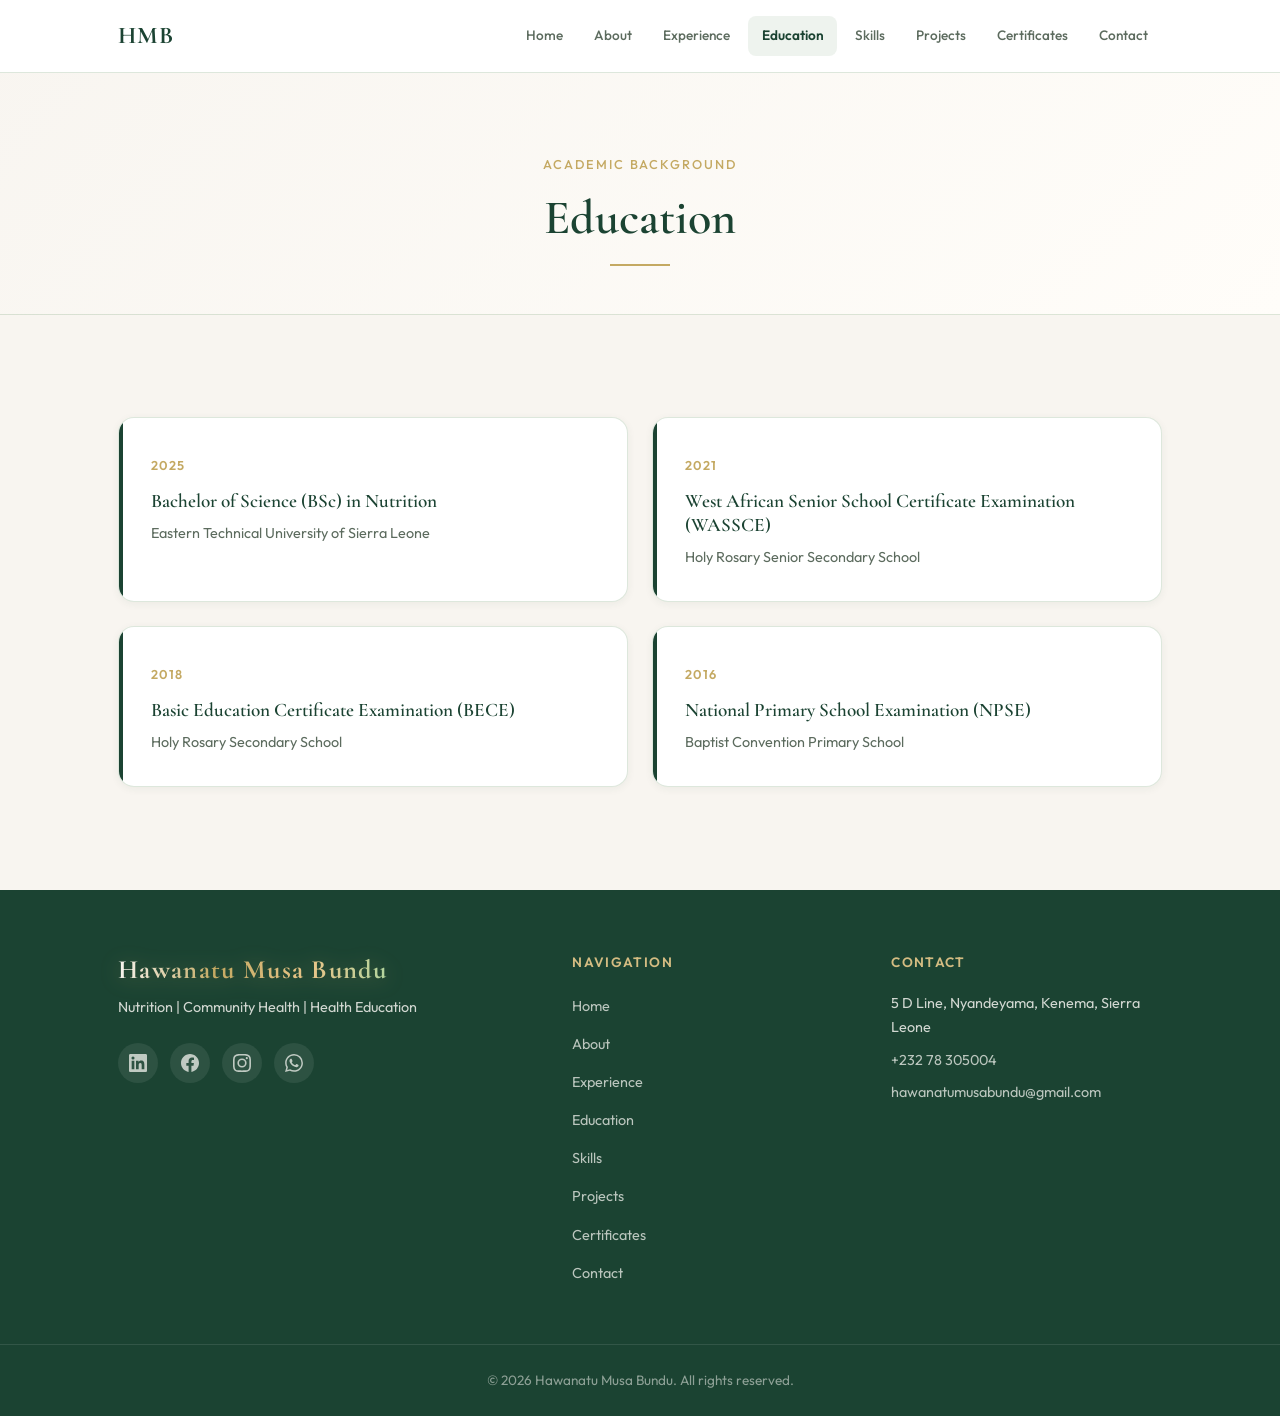
<file: HAWANATU-MUSA-BUNDU/portfolio/education.html>
<!DOCTYPE html>
<html lang="en">
<head>
  <meta charset="UTF-8">
  <meta name="viewport" content="width=device-width, initial-scale=1.0">
  <meta name="description" content="Education background of Hawanatu Musa Bundu — BSc Nutrition and academic qualifications.">
  <title>Education | Hawanatu Musa Bundu</title>
  <link rel="preconnect" href="https://fonts.googleapis.com">
  <link rel="preconnect" href="https://fonts.gstatic.com" crossorigin>
  <link href="https://fonts.googleapis.com/css2?family=Cormorant+Garamond:ital,wght@0,400;0,500;0,600;0,700;1,400&family=Outfit:wght@300;400;500;600&display=swap" rel="stylesheet">
  <link rel="stylesheet" href="style.css">
  <script src="script.js" defer></script>
</head>
<body>

  <nav class="navbar" aria-label="Main navigation">
    <div class="container navbar-inner">
      <a href="index.html" class="navbar-logo">HMB</a>
      <input type="checkbox" id="nav-toggle" class="nav-toggle" aria-hidden="true">
      <label for="nav-toggle" class="nav-hamburger" aria-label="Toggle navigation menu">
        <span></span><span></span><span></span>
      </label>
      <ul class="nav-links">
        <li><a href="index.html">Home</a></li>
        <li><a href="about.html">About</a></li>
        <li><a href="experience.html">Experience</a></li>
        <li><a href="education.html" class="active">Education</a></li>
        <li><a href="skills.html">Skills</a></li>
        <li><a href="projects.html">Projects</a></li>
        <li><a href="certificates.html">Certificates</a></li>
        <li><a href="contact.html">Contact</a></li>
      </ul>
    </div>
  </nav>

  <header class="page-banner">
    <div class="container reveal">
      <span class="section-label">Academic Background</span>
      <h1 class="section-title">Education</h1>
    </div>
  </header>

  <main class="page-main">
    <section class="section education-section">
      <div class="container">
        <div class="education-grid">
          <article class="education-card reveal">
            <span class="education-year">2025</span>
            <h3>Bachelor of Science (BSc) in Nutrition</h3>
            <p class="education-school">Eastern Technical University of Sierra Leone</p>
          </article>
          <article class="education-card reveal reveal-delay-1">
            <span class="education-year">2021</span>
            <h3>West African Senior School Certificate Examination (WASSCE)</h3>
            <p class="education-school">Holy Rosary Senior Secondary School</p>
          </article>
          <article class="education-card reveal reveal-delay-2">
            <span class="education-year">2018</span>
            <h3>Basic Education Certificate Examination (BECE)</h3>
            <p class="education-school">Holy Rosary Secondary School</p>
          </article>
          <article class="education-card reveal reveal-delay-3">
            <span class="education-year">2016</span>
            <h3>National Primary School Examination (NPSE)</h3>
            <p class="education-school">Baptist Convention Primary School</p>
          </article>
        </div>
      </div>
    </section>
  </main>

  <footer class="footer">
    <div class="container footer-grid">
      <div class="footer-brand">
        <h3>Hawanatu Musa Bundu</h3>
        <p>Nutrition | Community Health | Health Education</p>
        <div class="social-links">
          <a href="#" class="social-placeholder" aria-label="LinkedIn (coming soon)"><svg viewBox="0 0 24 24" fill="currentColor" aria-hidden="true"><path d="M20.447 20.452h-3.554v-5.569c0-1.328-.027-3.037-1.852-3.037-1.853 0-2.136 1.445-2.136 2.939v5.667H9.351V9h3.414v1.561h.046c.477-.9 1.637-1.85 3.37-1.85 3.601 0 4.267 2.37 4.267 5.455v6.286zM5.337 7.433a2.062 2.062 0 0 1-2.063-2.065 2.064 2.064 0 1 1 4.126 0 2.063 2.063 0 0 1-2.063 2.065zm1.782 13.019H3.555V9h3.564v11.452zM22.225 0H1.771C.792 0 0 .774 0 1.729v20.542C0 23.227.792 24 1.771 24h20.451C23.2 24 24 23.227 24 22.271V1.729C24 .774 23.2 0 22.222 0h.003z"/></svg></a>
          <a href="#" class="social-placeholder" aria-label="Facebook (coming soon)"><svg viewBox="0 0 24 24" fill="currentColor" aria-hidden="true"><path d="M24 12.073c0-6.627-5.373-12-12-12s-12 5.373-12 12c0 5.99 4.388 10.954 10.125 11.854v-8.385H7.078v-3.47h3.047V9.43c0-3.007 1.792-4.669 4.533-4.669 1.312 0 2.686.235 2.686.235v2.953H15.83c-1.491 0-1.956.925-1.956 1.874v2.25h3.328l-.532 3.47h-2.796v8.385C19.612 23.027 24 18.062 24 12.073z"/></svg></a>
          <a href="#" class="social-placeholder" aria-label="Instagram (coming soon)"><svg viewBox="0 0 24 24" fill="currentColor" aria-hidden="true"><path d="M12 2.163c3.204 0 3.584.012 4.85.07 3.252.148 4.771 1.691 4.919 4.919.058 1.265.069 1.645.069 4.849 0 3.205-.012 3.584-.069 4.849-.149 3.225-1.664 4.771-4.919 4.919-1.266.058-1.644.07-4.85.07-3.204 0-3.584-.012-4.849-.07-3.26-.149-4.771-1.699-4.919-4.92-.058-1.265-.07-1.644-.07-4.849 0-3.204.013-3.583.07-4.849.149-3.227 1.664-4.771 4.919-4.919 1.266-.057 1.645-.069 4.849-.069zM12 0C8.741 0 8.333.014 7.053.072 2.695.272.273 2.69.073 7.052.014 8.333 0 8.741 0 12c0 3.259.014 3.668.072 4.948.2 4.358 2.618 6.78 6.98 6.98C8.333 23.986 8.741 24 12 24c3.259 0 3.668-.014 4.948-.072 4.354-.2 6.782-2.618 6.979-6.98.059-1.28.073-1.689.073-4.948 0-3.259-.014-3.667-.072-4.947-.196-4.354-2.617-6.78-6.979-6.98C15.668.014 15.259 0 12 0zm0 5.838a6.162 6.162 0 1 0 0 12.324 6.162 6.162 0 0 0 0-12.324zM12 16a4 4 0 1 1 0-8 4 4 0 0 1 0 8zm6.406-11.845a1.44 1.44 0 1 0 0 2.881 1.44 1.44 0 0 0 0-2.881z"/></svg></a>
          <a href="#" class="social-placeholder" aria-label="WhatsApp (coming soon)"><svg viewBox="0 0 24 24" fill="currentColor" aria-hidden="true"><path d="M17.472 14.382c-.297-.149-1.758-.867-2.03-.967-.273-.099-.471-.148-.67.15-.197.297-.767.966-.94 1.164-.173.199-.347.223-.644.075-.297-.15-1.255-.463-2.39-1.475-.883-.788-1.48-1.761-1.653-2.059-.173-.297-.018-.458.13-.606.134-.133.298-.347.446-.52.149-.174.198-.298.298-.497.099-.198.05-.371-.025-.52-.075-.149-.669-1.612-.916-2.207-.242-.579-.487-.5-.669-.51-.173-.008-.371-.01-.57-.01-.198 0-.52.074-.792.372-.272.297-1.04 1.016-1.04 2.479 0 1.462 1.065 2.875 1.213 3.074.149.198 2.096 3.2 5.077 4.487.709.306 1.262.489 1.694.625.712.227 1.36.195 1.871.118.571-.085 1.758-.719 2.006-1.413.248-.694.248-1.289.173-1.413-.074-.124-.272-.198-.57-.347m-5.421 7.403h-.004a9.87 9.87 0 0 1-5.031-1.378l-.361-.214-3.741.982.998-3.648-.235-.374a9.86 9.86 0 0 1-1.51-5.26c.001-5.45 4.436-9.884 9.888-9.884 2.64 0 5.122 1.03 6.988 2.898a9.825 9.825 0 0 1 2.893 6.994c-.003 5.45-4.435 9.884-9.885 9.884m8.413-18.297A11.815 11.815 0 0 0 12.05 0C5.495 0 .16 5.335.157 11.892c0 2.096.547 4.142 1.588 5.945L.057 24l6.305-1.654a11.882 11.882 0 0 0 5.683 1.448h.005c6.554 0 11.89-5.335 11.893-11.893a11.821 11.821 0 0 0-3.48-8.413z"/></svg></a>
        </div>
      </div>
      <div class="footer-nav">
        <h4>Navigation</h4>
        <ul>
          <li><a href="index.html">Home</a></li>
          <li><a href="about.html">About</a></li>
          <li><a href="experience.html">Experience</a></li>
          <li><a href="education.html">Education</a></li>
          <li><a href="skills.html">Skills</a></li>
          <li><a href="projects.html">Projects</a></li>
          <li><a href="certificates.html">Certificates</a></li>
          <li><a href="contact.html">Contact</a></li>
        </ul>
      </div>
      <div class="footer-contact">
        <h4>Contact</h4>
        <p>5 D Line, Nyandeyama, Kenema, Sierra Leone</p>
        <p><a href="tel:+23278305004">+232 78 305004</a></p>
        <p><a href="mailto:hawanatumusabundu@gmail.com">hawanatumusabundu@gmail.com</a></p>
      </div>
    </div>
    <div class="footer-bottom">
      <div class="container">
        <p>&copy; 2026 Hawanatu Musa Bundu. All rights reserved.</p>
      </div>
    </div>
  </footer>

</body>
</html>
</file>
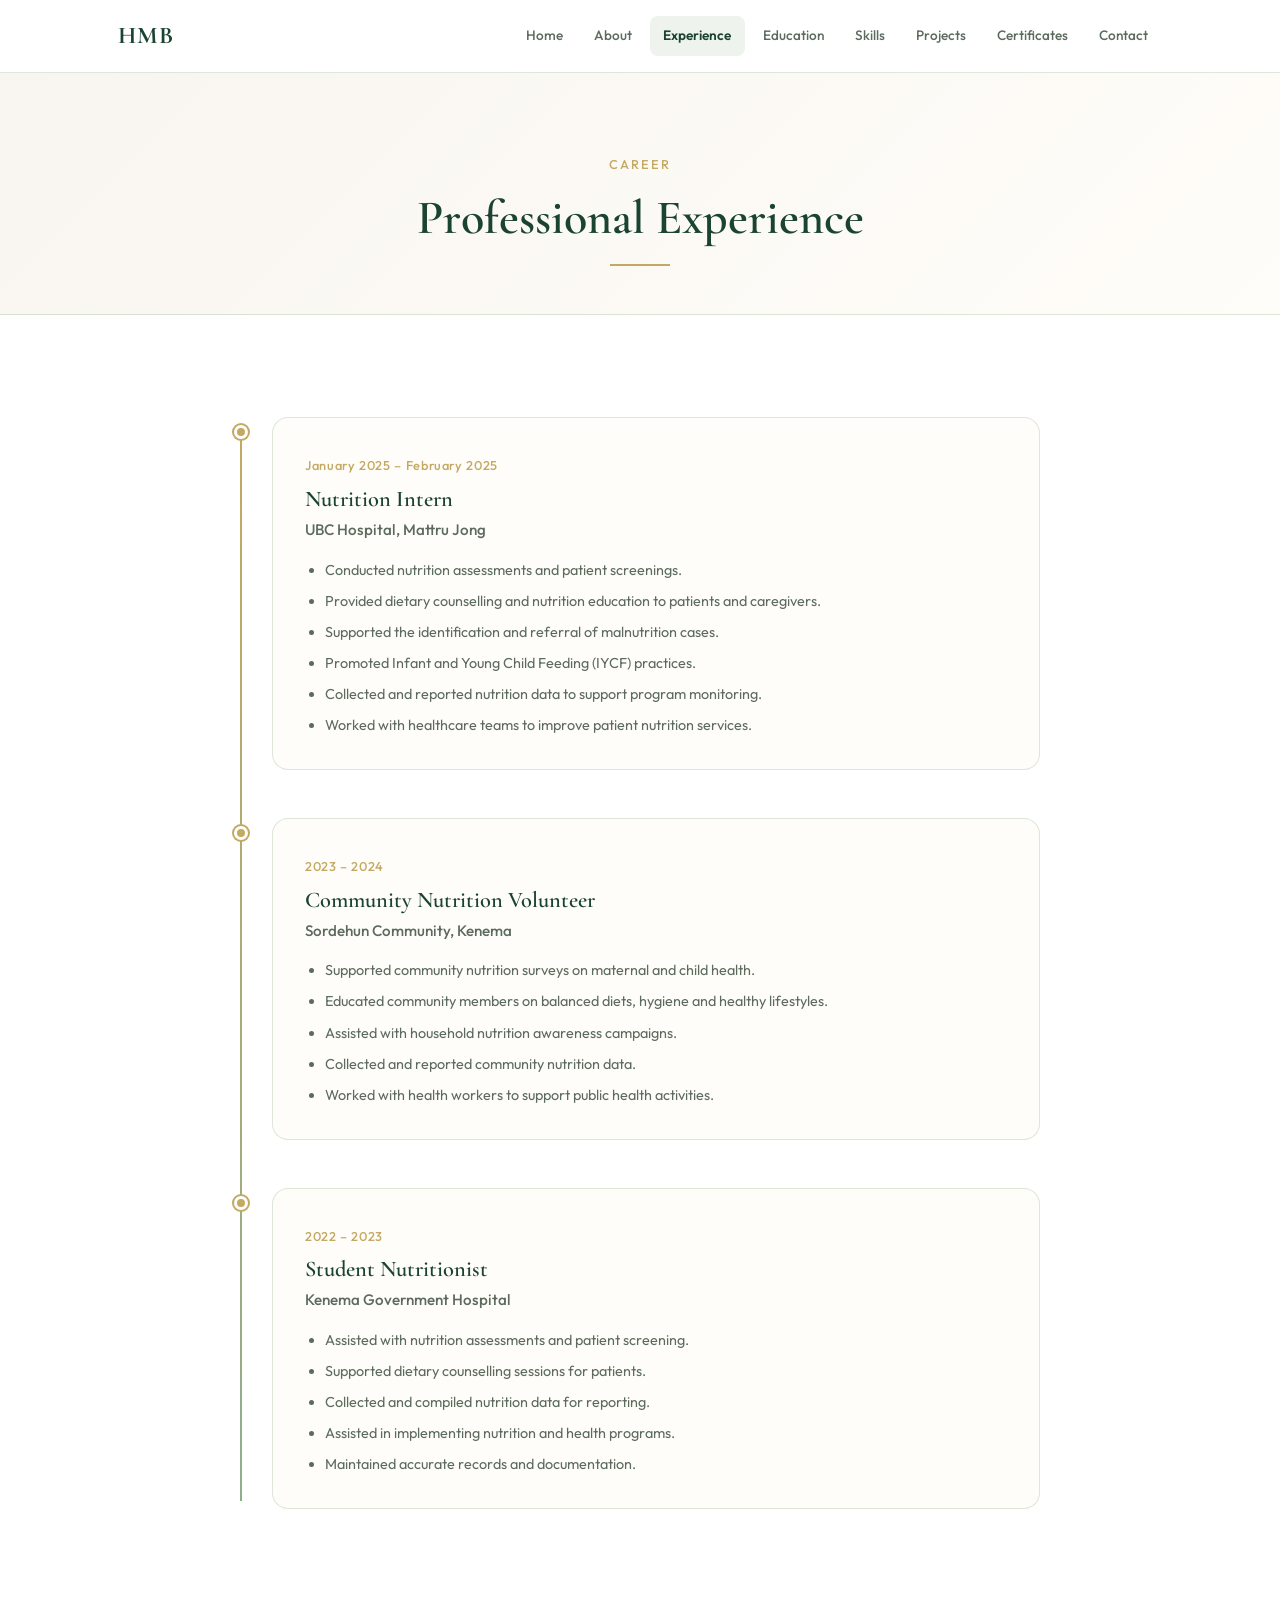
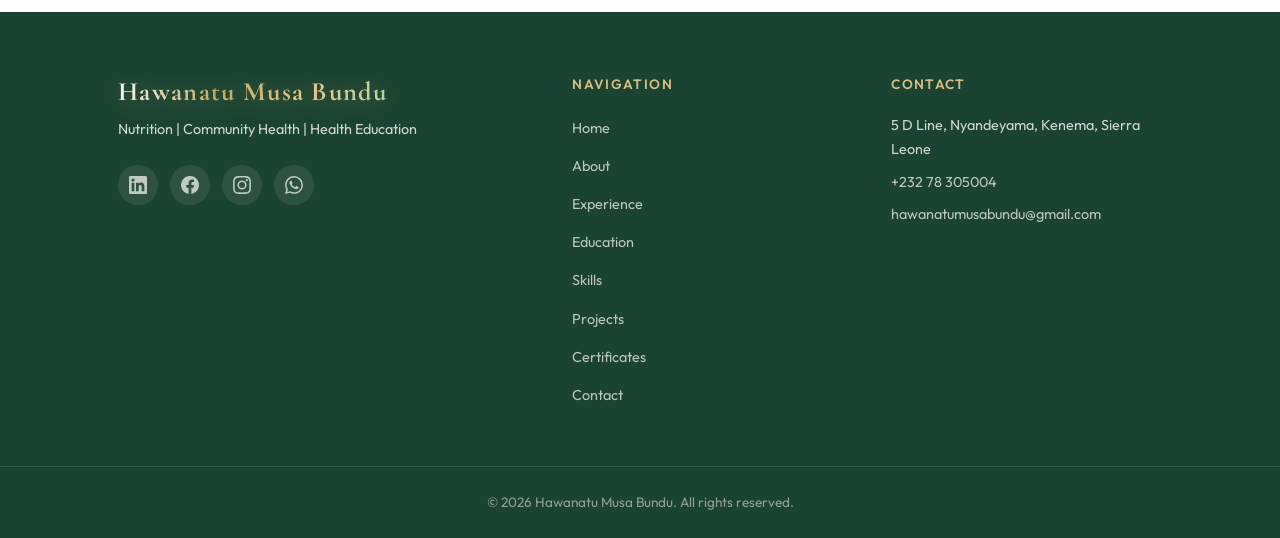
<file: HAWANATU-MUSA-BUNDU/portfolio/experience.html>
<!DOCTYPE html>
<html lang="en">
<head>
  <meta charset="UTF-8">
  <meta name="viewport" content="width=device-width, initial-scale=1.0">
  <meta name="description" content="Professional experience of Hawanatu Musa Bundu in nutrition, community health and clinical settings.">
  <title>Experience | Hawanatu Musa Bundu</title>
  <link rel="preconnect" href="https://fonts.googleapis.com">
  <link rel="preconnect" href="https://fonts.gstatic.com" crossorigin>
  <link href="https://fonts.googleapis.com/css2?family=Cormorant+Garamond:ital,wght@0,400;0,500;0,600;0,700;1,400&family=Outfit:wght@300;400;500;600&display=swap" rel="stylesheet">
  <link rel="stylesheet" href="style.css">
  <script src="script.js" defer></script>
</head>
<body>

  <nav class="navbar" aria-label="Main navigation">
    <div class="container navbar-inner">
      <a href="index.html" class="navbar-logo">HMB</a>
      <input type="checkbox" id="nav-toggle" class="nav-toggle" aria-hidden="true">
      <label for="nav-toggle" class="nav-hamburger" aria-label="Toggle navigation menu">
        <span></span><span></span><span></span>
      </label>
      <ul class="nav-links">
        <li><a href="index.html">Home</a></li>
        <li><a href="about.html">About</a></li>
        <li><a href="experience.html" class="active">Experience</a></li>
        <li><a href="education.html">Education</a></li>
        <li><a href="skills.html">Skills</a></li>
        <li><a href="projects.html">Projects</a></li>
        <li><a href="certificates.html">Certificates</a></li>
        <li><a href="contact.html">Contact</a></li>
      </ul>
    </div>
  </nav>

  <header class="page-banner">
    <div class="container reveal">
      <span class="section-label">Career</span>
      <h1 class="section-title">Professional Experience</h1>
    </div>
  </header>

  <main class="page-main">
    <section class="section experience-section">
      <div class="container">
        <div class="timeline">
          <article class="timeline-item reveal">
            <div class="timeline-marker" aria-hidden="true"></div>
            <div class="timeline-content">
              <span class="timeline-date">January 2025 – February 2025</span>
              <h3>Nutrition Intern</h3>
              <p class="timeline-org">UBC Hospital, Mattru Jong</p>
              <ul>
                <li>Conducted nutrition assessments and patient screenings.</li>
                <li>Provided dietary counselling and nutrition education to patients and caregivers.</li>
                <li>Supported the identification and referral of malnutrition cases.</li>
                <li>Promoted Infant and Young Child Feeding (IYCF) practices.</li>
                <li>Collected and reported nutrition data to support program monitoring.</li>
                <li>Worked with healthcare teams to improve patient nutrition services.</li>
              </ul>
            </div>
          </article>
          <article class="timeline-item reveal">
            <div class="timeline-marker" aria-hidden="true"></div>
            <div class="timeline-content">
              <span class="timeline-date">2023 – 2024</span>
              <h3>Community Nutrition Volunteer</h3>
              <p class="timeline-org">Sordehun Community, Kenema</p>
              <ul>
                <li>Supported community nutrition surveys on maternal and child health.</li>
                <li>Educated community members on balanced diets, hygiene and healthy lifestyles.</li>
                <li>Assisted with household nutrition awareness campaigns.</li>
                <li>Collected and reported community nutrition data.</li>
                <li>Worked with health workers to support public health activities.</li>
              </ul>
            </div>
          </article>
          <article class="timeline-item reveal">
            <div class="timeline-marker" aria-hidden="true"></div>
            <div class="timeline-content">
              <span class="timeline-date">2022 – 2023</span>
              <h3>Student Nutritionist</h3>
              <p class="timeline-org">Kenema Government Hospital</p>
              <ul>
                <li>Assisted with nutrition assessments and patient screening.</li>
                <li>Supported dietary counselling sessions for patients.</li>
                <li>Collected and compiled nutrition data for reporting.</li>
                <li>Assisted in implementing nutrition and health programs.</li>
                <li>Maintained accurate records and documentation.</li>
              </ul>
            </div>
          </article>
        </div>
      </div>
    </section>
  </main>

  <footer class="footer">
    <div class="container footer-grid">
      <div class="footer-brand">
        <h3>Hawanatu Musa Bundu</h3>
        <p>Nutrition | Community Health | Health Education</p>
        <div class="social-links">
          <a href="#" class="social-placeholder" aria-label="LinkedIn (coming soon)"><svg viewBox="0 0 24 24" fill="currentColor" aria-hidden="true"><path d="M20.447 20.452h-3.554v-5.569c0-1.328-.027-3.037-1.852-3.037-1.853 0-2.136 1.445-2.136 2.939v5.667H9.351V9h3.414v1.561h.046c.477-.9 1.637-1.85 3.37-1.85 3.601 0 4.267 2.37 4.267 5.455v6.286zM5.337 7.433a2.062 2.062 0 0 1-2.063-2.065 2.064 2.064 0 1 1 4.126 0 2.063 2.063 0 0 1-2.063 2.065zm1.782 13.019H3.555V9h3.564v11.452zM22.225 0H1.771C.792 0 0 .774 0 1.729v20.542C0 23.227.792 24 1.771 24h20.451C23.2 24 24 23.227 24 22.271V1.729C24 .774 23.2 0 22.222 0h.003z"/></svg></a>
          <a href="#" class="social-placeholder" aria-label="Facebook (coming soon)"><svg viewBox="0 0 24 24" fill="currentColor" aria-hidden="true"><path d="M24 12.073c0-6.627-5.373-12-12-12s-12 5.373-12 12c0 5.99 4.388 10.954 10.125 11.854v-8.385H7.078v-3.47h3.047V9.43c0-3.007 1.792-4.669 4.533-4.669 1.312 0 2.686.235 2.686.235v2.953H15.83c-1.491 0-1.956.925-1.956 1.874v2.25h3.328l-.532 3.47h-2.796v8.385C19.612 23.027 24 18.062 24 12.073z"/></svg></a>
          <a href="#" class="social-placeholder" aria-label="Instagram (coming soon)"><svg viewBox="0 0 24 24" fill="currentColor" aria-hidden="true"><path d="M12 2.163c3.204 0 3.584.012 4.85.07 3.252.148 4.771 1.691 4.919 4.919.058 1.265.069 1.645.069 4.849 0 3.205-.012 3.584-.069 4.849-.149 3.225-1.664 4.771-4.919 4.919-1.266.058-1.644.07-4.85.07-3.204 0-3.584-.012-4.849-.07-3.26-.149-4.771-1.699-4.919-4.92-.058-1.265-.07-1.644-.07-4.849 0-3.204.013-3.583.07-4.849.149-3.227 1.664-4.771 4.919-4.919 1.266-.057 1.645-.069 4.849-.069zM12 0C8.741 0 8.333.014 7.053.072 2.695.272.273 2.69.073 7.052.014 8.333 0 8.741 0 12c0 3.259.014 3.668.072 4.948.2 4.358 2.618 6.78 6.98 6.98C8.333 23.986 8.741 24 12 24c3.259 0 3.668-.014 4.948-.072 4.354-.2 6.782-2.618 6.979-6.98.059-1.28.073-1.689.073-4.948 0-3.259-.014-3.667-.072-4.947-.196-4.354-2.617-6.78-6.979-6.98C15.668.014 15.259 0 12 0zm0 5.838a6.162 6.162 0 1 0 0 12.324 6.162 6.162 0 0 0 0-12.324zM12 16a4 4 0 1 1 0-8 4 4 0 0 1 0 8zm6.406-11.845a1.44 1.44 0 1 0 0 2.881 1.44 1.44 0 0 0 0-2.881z"/></svg></a>
          <a href="#" class="social-placeholder" aria-label="WhatsApp (coming soon)"><svg viewBox="0 0 24 24" fill="currentColor" aria-hidden="true"><path d="M17.472 14.382c-.297-.149-1.758-.867-2.03-.967-.273-.099-.471-.148-.67.15-.197.297-.767.966-.94 1.164-.173.199-.347.223-.644.075-.297-.15-1.255-.463-2.39-1.475-.883-.788-1.48-1.761-1.653-2.059-.173-.297-.018-.458.13-.606.134-.133.298-.347.446-.52.149-.174.198-.298.298-.497.099-.198.05-.371-.025-.52-.075-.149-.669-1.612-.916-2.207-.242-.579-.487-.5-.669-.51-.173-.008-.371-.01-.57-.01-.198 0-.52.074-.792.372-.272.297-1.04 1.016-1.04 2.479 0 1.462 1.065 2.875 1.213 3.074.149.198 2.096 3.2 5.077 4.487.709.306 1.262.489 1.694.625.712.227 1.36.195 1.871.118.571-.085 1.758-.719 2.006-1.413.248-.694.248-1.289.173-1.413-.074-.124-.272-.198-.57-.347m-5.421 7.403h-.004a9.87 9.87 0 0 1-5.031-1.378l-.361-.214-3.741.982.998-3.648-.235-.374a9.86 9.86 0 0 1-1.51-5.26c.001-5.45 4.436-9.884 9.888-9.884 2.64 0 5.122 1.03 6.988 2.898a9.825 9.825 0 0 1 2.893 6.994c-.003 5.45-4.435 9.884-9.885 9.884m8.413-18.297A11.815 11.815 0 0 0 12.05 0C5.495 0 .16 5.335.157 11.892c0 2.096.547 4.142 1.588 5.945L.057 24l6.305-1.654a11.882 11.882 0 0 0 5.683 1.448h.005c6.554 0 11.89-5.335 11.893-11.893a11.821 11.821 0 0 0-3.48-8.413z"/></svg></a>
        </div>
      </div>
      <div class="footer-nav">
        <h4>Navigation</h4>
        <ul>
          <li><a href="index.html">Home</a></li>
          <li><a href="about.html">About</a></li>
          <li><a href="experience.html">Experience</a></li>
          <li><a href="education.html">Education</a></li>
          <li><a href="skills.html">Skills</a></li>
          <li><a href="projects.html">Projects</a></li>
          <li><a href="certificates.html">Certificates</a></li>
          <li><a href="contact.html">Contact</a></li>
        </ul>
      </div>
      <div class="footer-contact">
        <h4>Contact</h4>
        <p>5 D Line, Nyandeyama, Kenema, Sierra Leone</p>
        <p><a href="tel:+23278305004">+232 78 305004</a></p>
        <p><a href="mailto:hawanatumusabundu@gmail.com">hawanatumusabundu@gmail.com</a></p>
      </div>
    </div>
    <div class="footer-bottom">
      <div class="container">
        <p>&copy; 2026 Hawanatu Musa Bundu. All rights reserved.</p>
      </div>
    </div>
  </footer>

</body>
</html>
</file>
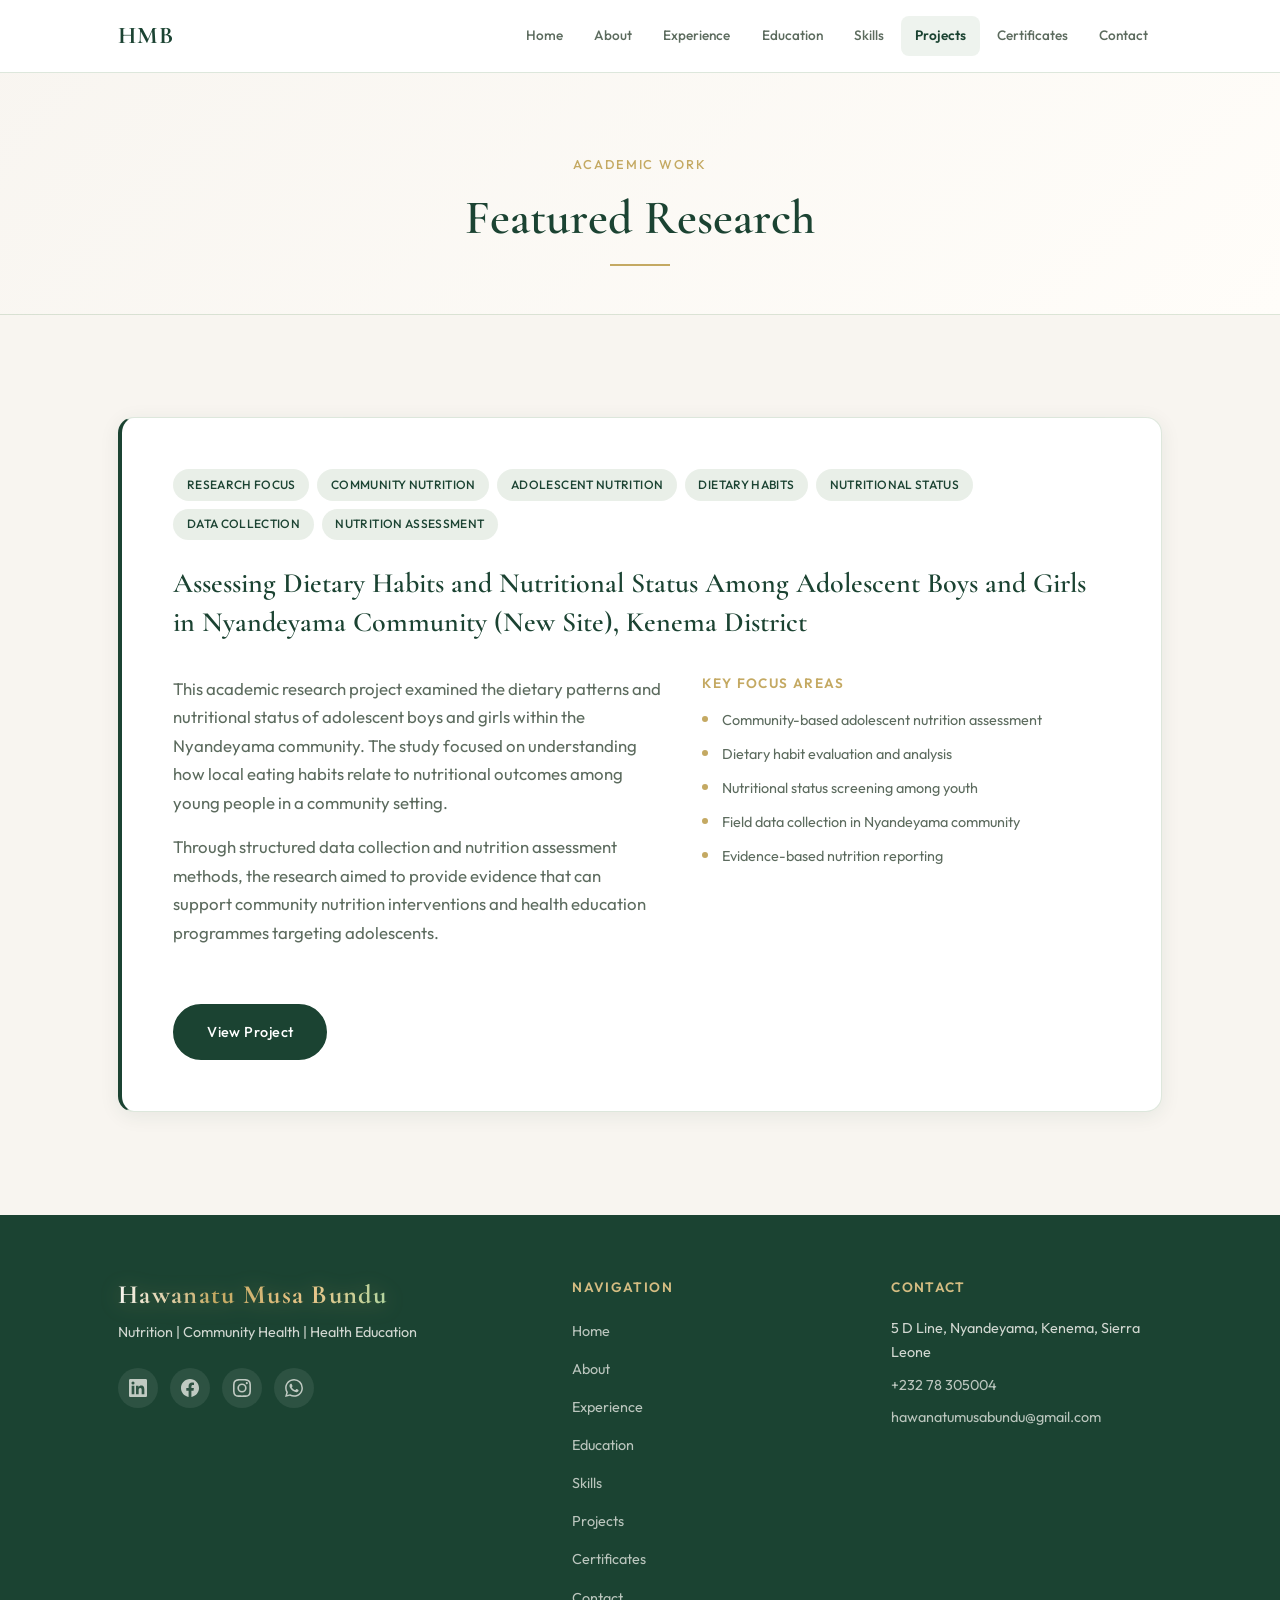
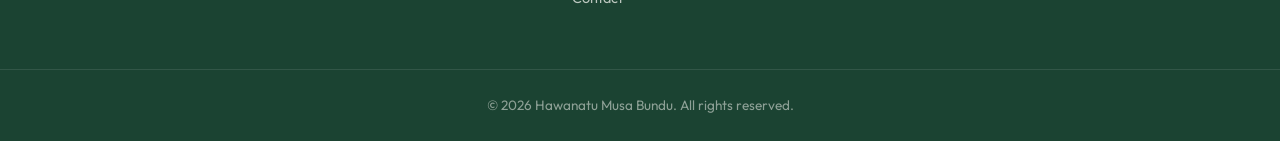
<file: HAWANATU-MUSA-BUNDU/portfolio/projects.html>
<!DOCTYPE html>
<html lang="en">
<head>
  <meta charset="UTF-8">
  <meta name="viewport" content="width=device-width, initial-scale=1.0">
  <meta name="description" content="Featured research by Hawanatu Musa Bundu on adolescent nutrition in Nyandeyama Community, Kenema District.">
  <title>Projects | Hawanatu Musa Bundu</title>
  <link rel="preconnect" href="https://fonts.googleapis.com">
  <link rel="preconnect" href="https://fonts.gstatic.com" crossorigin>
  <link href="https://fonts.googleapis.com/css2?family=Cormorant+Garamond:ital,wght@0,400;0,500;0,600;0,700;1,400&family=Outfit:wght@300;400;500;600&display=swap" rel="stylesheet">
  <link rel="stylesheet" href="style.css">
  <script src="script.js" defer></script>
</head>
<body>

  <nav class="navbar" aria-label="Main navigation">
    <div class="container navbar-inner">
      <a href="index.html" class="navbar-logo">HMB</a>
      <input type="checkbox" id="nav-toggle" class="nav-toggle" aria-hidden="true">
      <label for="nav-toggle" class="nav-hamburger" aria-label="Toggle navigation menu">
        <span></span><span></span><span></span>
      </label>
      <ul class="nav-links">
        <li><a href="index.html">Home</a></li>
        <li><a href="about.html">About</a></li>
        <li><a href="experience.html">Experience</a></li>
        <li><a href="education.html">Education</a></li>
        <li><a href="skills.html">Skills</a></li>
        <li><a href="projects.html" class="active">Projects</a></li>
        <li><a href="certificates.html">Certificates</a></li>
        <li><a href="contact.html">Contact</a></li>
      </ul>
    </div>
  </nav>

  <header class="page-banner">
    <div class="container reveal">
      <span class="section-label">Academic Work</span>
      <h1 class="section-title">Featured Research</h1>
    </div>
  </header>

  <main class="page-main">
    <section class="section project-section">
      <div class="container">
        <article class="project-case-study reveal">
          <div class="project-tags">
            <span class="project-tag">Research focus</span>
            <span class="project-tag">Community nutrition</span>
            <span class="project-tag">Adolescent nutrition</span>
            <span class="project-tag">Dietary habits</span>
            <span class="project-tag">Nutritional status</span>
            <span class="project-tag">Data collection</span>
            <span class="project-tag">Nutrition assessment</span>
          </div>

          <h2 class="project-title">Assessing Dietary Habits and Nutritional Status Among Adolescent Boys and Girls in Nyandeyama Community (New Site), Kenema District</h2>

          <div class="project-grid">
            <div class="project-overview">
              <p>This academic research project examined the dietary patterns and nutritional status of adolescent boys and girls within the Nyandeyama community. The study focused on understanding how local eating habits relate to nutritional outcomes among young people in a community setting.</p>
              <p>Through structured data collection and nutrition assessment methods, the research aimed to provide evidence that can support community nutrition interventions and health education programmes targeting adolescents.</p>
            </div>

            <div class="project-focus">
              <h4>Key Focus Areas</h4>
              <ul>
                <li>Community-based adolescent nutrition assessment</li>
                <li>Dietary habit evaluation and analysis</li>
                <li>Nutritional status screening among youth</li>
                <li>Field data collection in Nyandeyama community</li>
                <li>Evidence-based nutrition reporting</li>
              </ul>
            </div>
          </div>

          <a href="#" class="btn btn-primary project-btn">View Project</a>
        </article>
      </div>
    </section>
  </main>

  <footer class="footer">
    <div class="container footer-grid">
      <div class="footer-brand">
        <h3>Hawanatu Musa Bundu</h3>
        <p>Nutrition | Community Health | Health Education</p>
        <div class="social-links">
          <a href="#" class="social-placeholder" aria-label="LinkedIn (coming soon)"><svg viewBox="0 0 24 24" fill="currentColor" aria-hidden="true"><path d="M20.447 20.452h-3.554v-5.569c0-1.328-.027-3.037-1.852-3.037-1.853 0-2.136 1.445-2.136 2.939v5.667H9.351V9h3.414v1.561h.046c.477-.9 1.637-1.85 3.37-1.85 3.601 0 4.267 2.37 4.267 5.455v6.286zM5.337 7.433a2.062 2.062 0 0 1-2.063-2.065 2.064 2.064 0 1 1 4.126 0 2.063 2.063 0 0 1-2.063 2.065zm1.782 13.019H3.555V9h3.564v11.452zM22.225 0H1.771C.792 0 0 .774 0 1.729v20.542C0 23.227.792 24 1.771 24h20.451C23.2 24 24 23.227 24 22.271V1.729C24 .774 23.2 0 22.222 0h.003z"/></svg></a>
          <a href="#" class="social-placeholder" aria-label="Facebook (coming soon)"><svg viewBox="0 0 24 24" fill="currentColor" aria-hidden="true"><path d="M24 12.073c0-6.627-5.373-12-12-12s-12 5.373-12 12c0 5.99 4.388 10.954 10.125 11.854v-8.385H7.078v-3.47h3.047V9.43c0-3.007 1.792-4.669 4.533-4.669 1.312 0 2.686.235 2.686.235v2.953H15.83c-1.491 0-1.956.925-1.956 1.874v2.25h3.328l-.532 3.47h-2.796v8.385C19.612 23.027 24 18.062 24 12.073z"/></svg></a>
          <a href="#" class="social-placeholder" aria-label="Instagram (coming soon)"><svg viewBox="0 0 24 24" fill="currentColor" aria-hidden="true"><path d="M12 2.163c3.204 0 3.584.012 4.85.07 3.252.148 4.771 1.691 4.919 4.919.058 1.265.069 1.645.069 4.849 0 3.205-.012 3.584-.069 4.849-.149 3.225-1.664 4.771-4.919 4.919-1.266.058-1.644.07-4.85.07-3.204 0-3.584-.012-4.849-.07-3.26-.149-4.771-1.699-4.919-4.92-.058-1.265-.07-1.644-.07-4.849 0-3.204.013-3.583.07-4.849.149-3.227 1.664-4.771 4.919-4.919 1.266-.057 1.645-.069 4.849-.069zM12 0C8.741 0 8.333.014 7.053.072 2.695.272.273 2.69.073 7.052.014 8.333 0 8.741 0 12c0 3.259.014 3.668.072 4.948.2 4.358 2.618 6.78 6.98 6.98C8.333 23.986 8.741 24 12 24c3.259 0 3.668-.014 4.948-.072 4.354-.2 6.782-2.618 6.979-6.98.059-1.28.073-1.689.073-4.948 0-3.259-.014-3.667-.072-4.947-.196-4.354-2.617-6.78-6.979-6.98C15.668.014 15.259 0 12 0zm0 5.838a6.162 6.162 0 1 0 0 12.324 6.162 6.162 0 0 0 0-12.324zM12 16a4 4 0 1 1 0-8 4 4 0 0 1 0 8zm6.406-11.845a1.44 1.44 0 1 0 0 2.881 1.44 1.44 0 0 0 0-2.881z"/></svg></a>
          <a href="#" class="social-placeholder" aria-label="WhatsApp (coming soon)"><svg viewBox="0 0 24 24" fill="currentColor" aria-hidden="true"><path d="M17.472 14.382c-.297-.149-1.758-.867-2.03-.967-.273-.099-.471-.148-.67.15-.197.297-.767.966-.94 1.164-.173.199-.347.223-.644.075-.297-.15-1.255-.463-2.39-1.475-.883-.788-1.48-1.761-1.653-2.059-.173-.297-.018-.458.13-.606.134-.133.298-.347.446-.52.149-.174.198-.298.298-.497.099-.198.05-.371-.025-.52-.075-.149-.669-1.612-.916-2.207-.242-.579-.487-.5-.669-.51-.173-.008-.371-.01-.57-.01-.198 0-.52.074-.792.372-.272.297-1.04 1.016-1.04 2.479 0 1.462 1.065 2.875 1.213 3.074.149.198 2.096 3.2 5.077 4.487.709.306 1.262.489 1.694.625.712.227 1.36.195 1.871.118.571-.085 1.758-.719 2.006-1.413.248-.694.248-1.289.173-1.413-.074-.124-.272-.198-.57-.347m-5.421 7.403h-.004a9.87 9.87 0 0 1-5.031-1.378l-.361-.214-3.741.982.998-3.648-.235-.374a9.86 9.86 0 0 1-1.51-5.26c.001-5.45 4.436-9.884 9.888-9.884 2.64 0 5.122 1.03 6.988 2.898a9.825 9.825 0 0 1 2.893 6.994c-.003 5.45-4.435 9.884-9.885 9.884m8.413-18.297A11.815 11.815 0 0 0 12.05 0C5.495 0 .16 5.335.157 11.892c0 2.096.547 4.142 1.588 5.945L.057 24l6.305-1.654a11.882 11.882 0 0 0 5.683 1.448h.005c6.554 0 11.89-5.335 11.893-11.893a11.821 11.821 0 0 0-3.48-8.413z"/></svg></a>
        </div>
      </div>
      <div class="footer-nav">
        <h4>Navigation</h4>
        <ul>
          <li><a href="index.html">Home</a></li>
          <li><a href="about.html">About</a></li>
          <li><a href="experience.html">Experience</a></li>
          <li><a href="education.html">Education</a></li>
          <li><a href="skills.html">Skills</a></li>
          <li><a href="projects.html">Projects</a></li>
          <li><a href="certificates.html">Certificates</a></li>
          <li><a href="contact.html">Contact</a></li>
        </ul>
      </div>
      <div class="footer-contact">
        <h4>Contact</h4>
        <p>5 D Line, Nyandeyama, Kenema, Sierra Leone</p>
        <p><a href="tel:+23278305004">+232 78 305004</a></p>
        <p><a href="mailto:hawanatumusabundu@gmail.com">hawanatumusabundu@gmail.com</a></p>
      </div>
    </div>
    <div class="footer-bottom">
      <div class="container">
        <p>&copy; 2026 Hawanatu Musa Bundu. All rights reserved.</p>
      </div>
    </div>
  </footer>

</body>
</html>
</file>
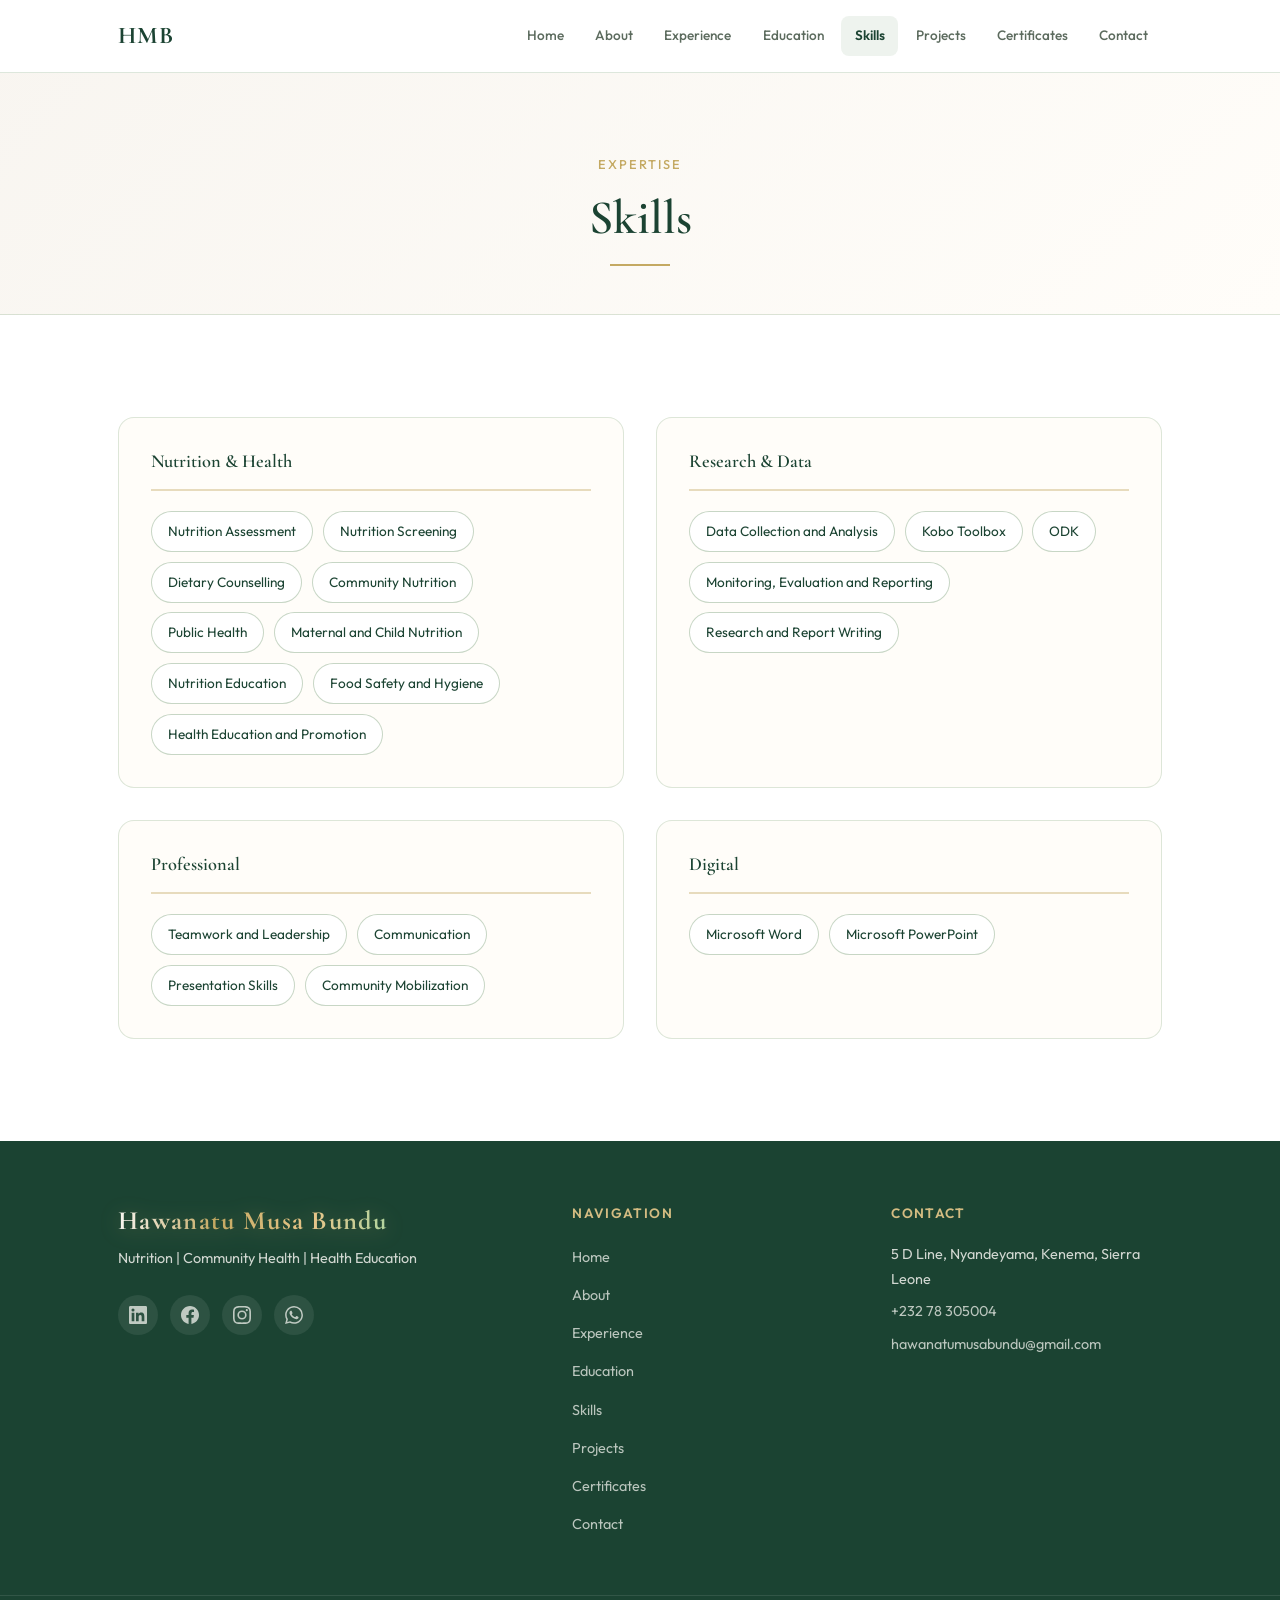
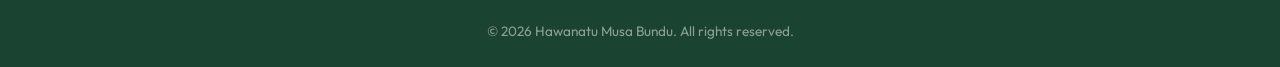
<file: HAWANATU-MUSA-BUNDU/portfolio/skills.html>
<!DOCTYPE html>
<html lang="en">
<head>
  <meta charset="UTF-8">
  <meta name="viewport" content="width=device-width, initial-scale=1.0">
  <meta name="description" content="Skills and expertise of Hawanatu Musa Bundu in nutrition, research, and community health.">
  <title>Skills | Hawanatu Musa Bundu</title>
  <link rel="preconnect" href="https://fonts.googleapis.com">
  <link rel="preconnect" href="https://fonts.gstatic.com" crossorigin>
  <link href="https://fonts.googleapis.com/css2?family=Cormorant+Garamond:ital,wght@0,400;0,500;0,600;0,700;1,400&family=Outfit:wght@300;400;500;600&display=swap" rel="stylesheet">
  <link rel="stylesheet" href="style.css">
  <script src="script.js" defer></script>
</head>
<body>

  <nav class="navbar" aria-label="Main navigation">
    <div class="container navbar-inner">
      <a href="index.html" class="navbar-logo">HMB</a>
      <input type="checkbox" id="nav-toggle" class="nav-toggle" aria-hidden="true">
      <label for="nav-toggle" class="nav-hamburger" aria-label="Toggle navigation menu">
        <span></span><span></span><span></span>
      </label>
      <ul class="nav-links">
        <li><a href="index.html">Home</a></li>
        <li><a href="about.html">About</a></li>
        <li><a href="experience.html">Experience</a></li>
        <li><a href="education.html">Education</a></li>
        <li><a href="skills.html" class="active">Skills</a></li>
        <li><a href="projects.html">Projects</a></li>
        <li><a href="certificates.html">Certificates</a></li>
        <li><a href="contact.html">Contact</a></li>
      </ul>
    </div>
  </nav>

  <header class="page-banner">
    <div class="container reveal">
      <span class="section-label">Expertise</span>
      <h1 class="section-title">Skills</h1>
    </div>
  </header>

  <main class="page-main">
    <section class="section skills-section">
      <div class="container">
        <div class="skills-categories">
          <div class="skill-category reveal">
            <h3 class="skill-category-title">Nutrition &amp; Health</h3>
            <div class="skill-tags">
              <span class="skill-tag">Nutrition Assessment</span>
              <span class="skill-tag">Nutrition Screening</span>
              <span class="skill-tag">Dietary Counselling</span>
              <span class="skill-tag">Community Nutrition</span>
              <span class="skill-tag">Public Health</span>
              <span class="skill-tag">Maternal and Child Nutrition</span>
              <span class="skill-tag">Nutrition Education</span>
              <span class="skill-tag">Food Safety and Hygiene</span>
              <span class="skill-tag">Health Education and Promotion</span>
            </div>
          </div>
          <div class="skill-category reveal reveal-delay-1">
            <h3 class="skill-category-title">Research &amp; Data</h3>
            <div class="skill-tags">
              <span class="skill-tag">Data Collection and Analysis</span>
              <span class="skill-tag">Kobo Toolbox</span>
              <span class="skill-tag">ODK</span>
              <span class="skill-tag">Monitoring, Evaluation and Reporting</span>
              <span class="skill-tag">Research and Report Writing</span>
            </div>
          </div>
          <div class="skill-category reveal reveal-delay-2">
            <h3 class="skill-category-title">Professional</h3>
            <div class="skill-tags">
              <span class="skill-tag">Teamwork and Leadership</span>
              <span class="skill-tag">Communication</span>
              <span class="skill-tag">Presentation Skills</span>
              <span class="skill-tag">Community Mobilization</span>
            </div>
          </div>
          <div class="skill-category reveal reveal-delay-3">
            <h3 class="skill-category-title">Digital</h3>
            <div class="skill-tags">
              <span class="skill-tag">Microsoft Word</span>
              <span class="skill-tag">Microsoft PowerPoint</span>
            </div>
          </div>
        </div>
      </div>
    </section>
  </main>

  <footer class="footer">
    <div class="container footer-grid">
      <div class="footer-brand">
        <h3>Hawanatu Musa Bundu</h3>
        <p>Nutrition | Community Health | Health Education</p>
        <div class="social-links">
          <a href="#" class="social-placeholder" aria-label="LinkedIn (coming soon)"><svg viewBox="0 0 24 24" fill="currentColor" aria-hidden="true"><path d="M20.447 20.452h-3.554v-5.569c0-1.328-.027-3.037-1.852-3.037-1.853 0-2.136 1.445-2.136 2.939v5.667H9.351V9h3.414v1.561h.046c.477-.9 1.637-1.85 3.37-1.85 3.601 0 4.267 2.37 4.267 5.455v6.286zM5.337 7.433a2.062 2.062 0 0 1-2.063-2.065 2.064 2.064 0 1 1 4.126 0 2.063 2.063 0 0 1-2.063 2.065zm1.782 13.019H3.555V9h3.564v11.452zM22.225 0H1.771C.792 0 0 .774 0 1.729v20.542C0 23.227.792 24 1.771 24h20.451C23.2 24 24 23.227 24 22.271V1.729C24 .774 23.2 0 22.222 0h.003z"/></svg></a>
          <a href="#" class="social-placeholder" aria-label="Facebook (coming soon)"><svg viewBox="0 0 24 24" fill="currentColor" aria-hidden="true"><path d="M24 12.073c0-6.627-5.373-12-12-12s-12 5.373-12 12c0 5.99 4.388 10.954 10.125 11.854v-8.385H7.078v-3.47h3.047V9.43c0-3.007 1.792-4.669 4.533-4.669 1.312 0 2.686.235 2.686.235v2.953H15.83c-1.491 0-1.956.925-1.956 1.874v2.25h3.328l-.532 3.47h-2.796v8.385C19.612 23.027 24 18.062 24 12.073z"/></svg></a>
          <a href="#" class="social-placeholder" aria-label="Instagram (coming soon)"><svg viewBox="0 0 24 24" fill="currentColor" aria-hidden="true"><path d="M12 2.163c3.204 0 3.584.012 4.85.07 3.252.148 4.771 1.691 4.919 4.919.058 1.265.069 1.645.069 4.849 0 3.205-.012 3.584-.069 4.849-.149 3.225-1.664 4.771-4.919 4.919-1.266.058-1.644.07-4.85.07-3.204 0-3.584-.012-4.849-.07-3.26-.149-4.771-1.699-4.919-4.92-.058-1.265-.07-1.644-.07-4.849 0-3.204.013-3.583.07-4.849.149-3.227 1.664-4.771 4.919-4.919 1.266-.057 1.645-.069 4.849-.069zM12 0C8.741 0 8.333.014 7.053.072 2.695.272.273 2.69.073 7.052.014 8.333 0 8.741 0 12c0 3.259.014 3.668.072 4.948.2 4.358 2.618 6.78 6.98 6.98C8.333 23.986 8.741 24 12 24c3.259 0 3.668-.014 4.948-.072 4.354-.2 6.782-2.618 6.979-6.98.059-1.28.073-1.689.073-4.948 0-3.259-.014-3.667-.072-4.947-.196-4.354-2.617-6.78-6.979-6.98C15.668.014 15.259 0 12 0zm0 5.838a6.162 6.162 0 1 0 0 12.324 6.162 6.162 0 0 0 0-12.324zM12 16a4 4 0 1 1 0-8 4 4 0 0 1 0 8zm6.406-11.845a1.44 1.44 0 1 0 0 2.881 1.44 1.44 0 0 0 0-2.881z"/></svg></a>
          <a href="#" class="social-placeholder" aria-label="WhatsApp (coming soon)"><svg viewBox="0 0 24 24" fill="currentColor" aria-hidden="true"><path d="M17.472 14.382c-.297-.149-1.758-.867-2.03-.967-.273-.099-.471-.148-.67.15-.197.297-.767.966-.94 1.164-.173.199-.347.223-.644.075-.297-.15-1.255-.463-2.39-1.475-.883-.788-1.48-1.761-1.653-2.059-.173-.297-.018-.458.13-.606.134-.133.298-.347.446-.52.149-.174.198-.298.298-.497.099-.198.05-.371-.025-.52-.075-.149-.669-1.612-.916-2.207-.242-.579-.487-.5-.669-.51-.173-.008-.371-.01-.57-.01-.198 0-.52.074-.792.372-.272.297-1.04 1.016-1.04 2.479 0 1.462 1.065 2.875 1.213 3.074.149.198 2.096 3.2 5.077 4.487.709.306 1.262.489 1.694.625.712.227 1.36.195 1.871.118.571-.085 1.758-.719 2.006-1.413.248-.694.248-1.289.173-1.413-.074-.124-.272-.198-.57-.347m-5.421 7.403h-.004a9.87 9.87 0 0 1-5.031-1.378l-.361-.214-3.741.982.998-3.648-.235-.374a9.86 9.86 0 0 1-1.51-5.26c.001-5.45 4.436-9.884 9.888-9.884 2.64 0 5.122 1.03 6.988 2.898a9.825 9.825 0 0 1 2.893 6.994c-.003 5.45-4.435 9.884-9.885 9.884m8.413-18.297A11.815 11.815 0 0 0 12.05 0C5.495 0 .16 5.335.157 11.892c0 2.096.547 4.142 1.588 5.945L.057 24l6.305-1.654a11.882 11.882 0 0 0 5.683 1.448h.005c6.554 0 11.89-5.335 11.893-11.893a11.821 11.821 0 0 0-3.48-8.413z"/></svg></a>
        </div>
      </div>
      <div class="footer-nav">
        <h4>Navigation</h4>
        <ul>
          <li><a href="index.html">Home</a></li>
          <li><a href="about.html">About</a></li>
          <li><a href="experience.html">Experience</a></li>
          <li><a href="education.html">Education</a></li>
          <li><a href="skills.html">Skills</a></li>
          <li><a href="projects.html">Projects</a></li>
          <li><a href="certificates.html">Certificates</a></li>
          <li><a href="contact.html">Contact</a></li>
        </ul>
      </div>
      <div class="footer-contact">
        <h4>Contact</h4>
        <p>5 D Line, Nyandeyama, Kenema, Sierra Leone</p>
        <p><a href="tel:+23278305004">+232 78 305004</a></p>
        <p><a href="mailto:hawanatumusabundu@gmail.com">hawanatumusabundu@gmail.com</a></p>
      </div>
    </div>
    <div class="footer-bottom">
      <div class="container">
        <p>&copy; 2026 Hawanatu Musa Bundu. All rights reserved.</p>
      </div>
    </div>
  </footer>

</body>
</html>
</file>
<file: HAWANATU-MUSA-BUNDU/portfolio/style.css>
/* ============================================================
   Hawanatu Musa Bundu — Portfolio Stylesheet
   Pure HTML5 + CSS3 | No frameworks
   ============================================================ */

/* ---------- 1. RESET & VARIABLES ---------- */
*,
*::before,
*::after {
  box-sizing: border-box;
  margin: 0;
  padding: 0;
}

:root {
  --forest: #1B4332;
  --forest-light: #2D6A4F;
  --sage: #8FAE8B;
  --sage-light: #B5CEB0;
  --ivory: #F8F5F0;
  --cream: #FFFDF9;
  --white: #FFFFFF;
  --gold: #C4A962;
  --gold-light: #D4BC82;
  --text: #2D3436;
  --text-muted: #5C6B5E;

  --font-heading: 'Cormorant Garamond', Georgia, serif;
  --font-body: 'Outfit', system-ui, sans-serif;

  --shadow-sm: 0 2px 8px rgba(27, 67, 50, 0.06);
  --shadow-md: 0 4px 20px rgba(27, 67, 50, 0.08);
  --shadow-lg: 0 8px 40px rgba(27, 67, 50, 0.12);

  --radius: 16px;
  --radius-sm: 8px;
  --transition: 0.3s ease;
}

html {
  scroll-behavior: smooth;
  scroll-padding-top: 80px;
}

body {
  font-family: var(--font-body);
  font-size: clamp(0.95rem, 1.5vw, 1.05rem);
  line-height: 1.7;
  color: var(--text);
  background-color: var(--ivory);
  -webkit-font-smoothing: antialiased;
}

img {
  max-width: 100%;
  height: auto;
  display: block;
}

a {
  color: var(--forest);
  text-decoration: none;
  transition: color var(--transition);
}

a:hover {
  color: var(--gold);
}

ul {
  list-style: none;
}

/* ---------- 2. TYPOGRAPHY ---------- */
h1, h2, h3, h4 {
  font-family: var(--font-heading);
  font-weight: 600;
  line-height: 1.25;
  color: var(--forest);
}

/* ---------- 3. LAYOUT ---------- */
.container {
  max-width: 1140px;
  margin-inline: auto;
  padding-inline: clamp(1.25rem, 5vw, 3rem);
}

.section {
  padding-block: clamp(4rem, 8vw, 7rem);
}

.section-header {
  text-align: center;
  margin-bottom: clamp(2.5rem, 5vw, 4rem);
}

.section-label {
  display: inline-block;
  font-size: 0.8rem;
  font-weight: 500;
  letter-spacing: 0.15em;
  text-transform: uppercase;
  color: var(--gold);
  margin-bottom: 0.75rem;
}

.section-label-light {
  color: var(--gold-light);
}

.section-title {
  font-size: clamp(2rem, 4vw, 3rem);
  position: relative;
}

.section-title::after {
  content: '';
  display: block;
  width: 60px;
  height: 2px;
  background: var(--gold);
  margin: 1rem auto 0;
}

.subsection-title {
  font-size: clamp(1.25rem, 2.5vw, 1.5rem);
  margin-bottom: 1.25rem;
}

/* ---------- 4. COMPONENTS — BUTTONS ---------- */
.btn {
  display: inline-flex;
  align-items: center;
  justify-content: center;
  padding: 0.875rem 2rem;
  font-family: var(--font-body);
  font-size: 0.9rem;
  font-weight: 500;
  letter-spacing: 0.03em;
  border-radius: 50px;
  border: 2px solid transparent;
  cursor: pointer;
  transition: all var(--transition);
}

.btn-primary {
  background-color: var(--forest);
  color: var(--white);
  border-color: var(--forest);
}

.btn-primary:hover {
  background-color: var(--forest-light);
  border-color: var(--forest-light);
  color: var(--white);
  transform: translateY(-2px);
  box-shadow: var(--shadow-md);
}

.btn-outline {
  background-color: transparent;
  color: var(--forest);
  border-color: var(--forest);
}

.btn-outline:hover {
  background-color: var(--forest);
  color: var(--white);
  transform: translateY(-2px);
  box-shadow: var(--shadow-md);
}

.btn-full {
  width: 100%;
}

/* ---------- 5. NAVIGATION ---------- */
.navbar {
  position: fixed;
  top: 0;
  left: 0;
  right: 0;
  z-index: 1000;
  background: rgba(255, 255, 255, 0.95);
  backdrop-filter: blur(12px);
  -webkit-backdrop-filter: blur(12px);
  border-bottom: 1px solid rgba(143, 174, 139, 0.3);
  transition: box-shadow var(--transition);
}

.navbar-inner {
  display: flex;
  align-items: center;
  justify-content: space-between;
  height: 72px;
}

.navbar-logo {
  font-family: var(--font-heading);
  font-size: 1.5rem;
  font-weight: 700;
  color: var(--forest);
  letter-spacing: 0.05em;
}

.navbar-logo:hover {
  color: var(--gold);
}

.nav-links {
  display: flex;
  gap: 0.25rem;
}

.nav-links a {
  display: block;
  padding: 0.5rem 0.85rem;
  font-size: 0.85rem;
  font-weight: 500;
  color: var(--text-muted);
  border-radius: var(--radius-sm);
  transition: all var(--transition);
}

.nav-links a:hover,
.nav-links a.active {
  color: var(--forest);
  background: rgba(143, 174, 139, 0.15);
}

.nav-links a.active {
  font-weight: 600;
}

/* ---------- PAGE BANNER (inner pages) ---------- */
.page-banner {
  padding-top: calc(72px + clamp(3rem, 6vw, 5rem));
  padding-bottom: clamp(2rem, 4vw, 3rem);
  background: linear-gradient(135deg, var(--ivory) 0%, var(--cream) 100%);
  border-bottom: 1px solid rgba(143, 174, 139, 0.3);
  text-align: center;
}

.page-banner .section-title {
  margin-bottom: 0;
}

.page-banner .section-title::after {
  margin-top: 1rem;
}

.page-main {
  min-height: 50vh;
}

.nav-toggle {
  display: none;
}

.nav-hamburger {
  display: none;
  flex-direction: column;
  gap: 5px;
  cursor: pointer;
  padding: 0.5rem;
  z-index: 1001;
}

.nav-hamburger span {
  display: block;
  width: 24px;
  height: 2px;
  background: var(--forest);
  border-radius: 2px;
  transition: all var(--transition);
}

/* ---------- 6. HERO ---------- */
.hero {
  position: relative;
  min-height: 100vh;
  display: flex;
  align-items: center;
  padding-top: 72px;
  background: linear-gradient(135deg, var(--ivory) 0%, var(--cream) 50%, rgba(143, 174, 139, 0.12) 100%);
  overflow: hidden;
}

.hero-grid {
  display: grid;
  grid-template-columns: 1fr 1fr;
  gap: clamp(2rem, 5vw, 4rem);
  align-items: center;
  position: relative;
  z-index: 2;
}

.hero-greeting {
  font-size: 0.85rem;
  font-weight: 500;
  letter-spacing: 0.2em;
  text-transform: uppercase;
  color: var(--gold);
  margin-bottom: 0.75rem;
}

.hero-name {
  font-size: clamp(2.95rem, 6.5vw, 4.75rem);
  font-weight: 700;
  line-height: 1.15;
  margin-bottom: 0.85rem;
  display: inline-block;
  background: linear-gradient(
    90deg,
    #133324 0%,
    #2D6A4F 18%,
    #B38728 36%,
    #D4AF37 54%,
    #21714E 72%,
    #C4A962 88%,
    #133324 100%
  );
  background-size: 200% auto;
  -webkit-background-clip: text;
  -webkit-text-fill-color: transparent;
  background-clip: text;
  color: transparent;
  animation: heroNameEntrance 1.1s cubic-bezier(0.16, 1, 0.3, 1) 0.15s both,
             movingGradientFlow 5s linear infinite;
  filter: drop-shadow(0 2px 10px rgba(27, 67, 50, 0.14));
  transition: filter 0.4s ease, transform 0.4s ease;
}

.hero-name:hover {
  filter: drop-shadow(0 4px 18px rgba(179, 135, 40, 0.42));
  transform: translateY(-2px);
}

@keyframes heroNameEntrance {
  0% {
    opacity: 0;
    transform: translateY(26px) scale(0.97);
    filter: blur(8px);
  }
  100% {
    opacity: 1;
    transform: translateY(0) scale(1);
    filter: blur(0);
  }
}

.hero-title {
  font-size: clamp(1rem, 2vw, 1.2rem);
  font-weight: 400;
  color: var(--text-muted);
  margin-bottom: 1.5rem;
}

.hero-divider {
  width: 80px;
  height: 2px;
  background: linear-gradient(90deg, var(--gold), var(--sage));
  margin-bottom: 1.5rem;
}

.hero-intro {
  font-size: clamp(1rem, 1.8vw, 1.1rem);
  color: var(--text-muted);
  max-width: 540px;
  margin-bottom: 2rem;
  line-height: 1.8;
}

.hero-buttons {
  display: flex;
  flex-wrap: wrap;
  gap: 1rem;
}

/* Hero decorative elements */
.hero-decor {
  position: absolute;
  border-radius: 50%;
  opacity: 0.4;
  z-index: 1;
}

.hero-decor-1 {
  width: 400px;
  height: 400px;
  top: -100px;
  right: -100px;
  background: radial-gradient(circle, rgba(143, 174, 139, 0.3) 0%, transparent 70%);
  animation: float 8s ease-in-out infinite;
}

.hero-decor-2 {
  width: 250px;
  height: 250px;
  bottom: 10%;
  left: -80px;
  background: radial-gradient(circle, rgba(196, 169, 98, 0.15) 0%, transparent 70%);
  animation: float 10s ease-in-out infinite reverse;
}

.hero-decor-3 {
  width: 150px;
  height: 150px;
  top: 30%;
  left: 40%;
  background: radial-gradient(circle, rgba(27, 67, 50, 0.05) 0%, transparent 70%);
  animation: float 12s ease-in-out infinite;
}

.hero-leaf {
  position: absolute;
  z-index: 1;
  opacity: 0.25;
}

.hero-leaf-1 {
  width: 80px;
  height: 120px;
  top: 20%;
  right: 15%;
  background: var(--sage);
  border-radius: 0 80% 0 80%;
  transform: rotate(25deg);
  animation: float 6s ease-in-out infinite;
}

.hero-leaf-2 {
  width: 60px;
  height: 90px;
  bottom: 25%;
  left: 10%;
  background: var(--forest);
  border-radius: 80% 0 80% 0;
  transform: rotate(-15deg);
  animation: float 7s ease-in-out infinite reverse;
}

/* Portrait */
.hero-portrait {
  display: flex;
  justify-content: center;
  align-items: center;
}

.portrait-frame {
  position: relative;
  width: clamp(280px, 35vw, 380px);
  aspect-ratio: 4 / 5;
}

.portrait-ring {
  position: absolute;
  inset: -12px;
  border: 2px solid var(--gold);
  border-radius: var(--radius);
  opacity: 0.6;
  transform: rotate(3deg);
}

.portrait-frame::before {
  content: '';
  position: absolute;
  top: -20px;
  right: -20px;
  width: 100px;
  height: 100px;
  border: 1px solid var(--sage);
  border-radius: 50%;
  opacity: 0.5;
}

.portrait-frame::after {
  content: '';
  position: absolute;
  bottom: -15px;
  left: -15px;
  width: 60px;
  height: 60px;
  background: var(--sage-light);
  border-radius: 0 50% 0 50%;
  opacity: 0.3;
}

.portrait-img {
  width: 100%;
  height: 100%;
  object-fit: cover;
  object-position: center 20%;
  border-radius: var(--radius);
  box-shadow: var(--shadow-lg);
  transition: transform var(--transition);
}

.portrait-frame:hover .portrait-img {
  transform: scale(1.02);
}

/* ---------- 7. ABOUT ---------- */
.about-section {
  background: var(--white);
}

.about-grid {
  display: grid;
  grid-template-columns: 1.2fr 1fr;
  gap: clamp(2rem, 4vw, 4rem);
  align-items: start;
}

.about-text {
  border-left: 3px solid var(--gold);
  padding-left: 2rem;
}

.about-text p {
  color: var(--text-muted);
  margin-bottom: 1.25rem;
}

.about-text p:last-child {
  margin-bottom: 0;
}

.about-stats {
  display: grid;
  grid-template-columns: 1fr 1fr;
  gap: 1rem;
}

.stat-card {
  display: flex;
  flex-direction: column;
  align-items: center;
  text-align: center;
  padding: 1.5rem 1rem;
  background: var(--cream);
  border: 1px solid rgba(143, 174, 139, 0.4);
  border-radius: var(--radius);
  transition: all var(--transition);
}

.stat-card:hover {
  border-color: var(--gold);
  transform: translateY(-4px);
  box-shadow: var(--shadow-md);
}

.stat-icon {
  width: 32px;
  height: 32px;
  color: var(--forest);
  margin-bottom: 0.75rem;
}

.stat-card span {
  font-size: 0.9rem;
  font-weight: 500;
  color: var(--forest);
}

/* ---------- 8. HIGHLIGHTS ---------- */
.highlights-section {
  background: var(--ivory);
}

.highlights-grid {
  display: grid;
  grid-template-columns: repeat(4, 1fr);
  gap: 1.5rem;
}

.highlight-card {
  background: var(--white);
  padding: 2rem 1.5rem;
  border-radius: var(--radius);
  border: 1px solid rgba(143, 174, 139, 0.3);
  box-shadow: var(--shadow-sm);
  text-align: center;
  transition: all var(--transition);
}

.highlight-card:hover {
  border-color: var(--gold);
  transform: translateY(-6px);
  box-shadow: var(--shadow-md);
}

.highlight-icon {
  width: 56px;
  height: 56px;
  margin: 0 auto 1.25rem;
  display: flex;
  align-items: center;
  justify-content: center;
  background: rgba(143, 174, 139, 0.15);
  border-radius: 50%;
  color: var(--forest);
  transition: all var(--transition);
}

.highlight-icon svg {
  width: 28px;
  height: 28px;
}

.highlight-card:hover .highlight-icon {
  background: var(--forest);
  color: var(--white);
}

.highlight-card h3 {
  font-size: 1.25rem;
  margin-bottom: 0.75rem;
}

.highlight-card p {
  font-size: 0.9rem;
  color: var(--text-muted);
  line-height: 1.6;
}

/* ---------- 9. EXPERIENCE TIMELINE ---------- */
.experience-section {
  background: var(--white);
}

.timeline {
  position: relative;
  max-width: 800px;
  margin-inline: auto;
  padding-left: 2rem;
}

.timeline::before {
  content: '';
  position: absolute;
  left: 0;
  top: 8px;
  bottom: 8px;
  width: 2px;
  background: linear-gradient(to bottom, var(--gold), var(--sage));
}

.timeline-item {
  position: relative;
  padding-bottom: 3rem;
}

.timeline-item:last-child {
  padding-bottom: 0;
}

.timeline-marker {
  position: absolute;
  left: -2rem;
  top: 8px;
  width: 14px;
  height: 14px;
  background: var(--gold);
  border: 3px solid var(--white);
  border-radius: 50%;
  box-shadow: 0 0 0 2px var(--gold);
  transform: translateX(-50%);
  margin-left: 1px;
}

.timeline-content {
  background: var(--cream);
  padding: 2rem;
  border-radius: var(--radius);
  border: 1px solid rgba(143, 174, 139, 0.3);
  transition: all var(--transition);
}

.timeline-content:hover {
  border-color: var(--gold);
  box-shadow: var(--shadow-md);
}

.timeline-date {
  display: inline-block;
  font-size: 0.8rem;
  font-weight: 500;
  letter-spacing: 0.05em;
  color: var(--gold);
  margin-bottom: 0.5rem;
}

.timeline-content h3 {
  font-size: 1.4rem;
  margin-bottom: 0.25rem;
}

.timeline-org {
  font-size: 0.95rem;
  font-weight: 500;
  color: var(--text-muted);
  margin-bottom: 1rem;
}

.timeline-content ul {
  list-style: disc;
  padding-left: 1.25rem;
}

.timeline-content li {
  font-size: 0.9rem;
  color: var(--text-muted);
  margin-bottom: 0.5rem;
  line-height: 1.6;
}

.timeline-content li:last-child {
  margin-bottom: 0;
}

/* ---------- 10. EDUCATION ---------- */
.education-section {
  background: var(--ivory);
}

.education-grid {
  display: grid;
  grid-template-columns: repeat(2, 1fr);
  gap: 1.5rem;
}

.education-card {
  background: var(--white);
  padding: 2rem;
  border-radius: var(--radius);
  border: 1px solid rgba(143, 174, 139, 0.3);
  box-shadow: var(--shadow-sm);
  position: relative;
  overflow: hidden;
  transition: all var(--transition);
}

.education-card::before {
  content: '';
  position: absolute;
  top: 0;
  left: 0;
  width: 4px;
  height: 100%;
  background: var(--forest);
  transition: background var(--transition);
}

.education-card:hover {
  transform: translateY(-4px);
  box-shadow: var(--shadow-md);
}

.education-card:hover::before {
  background: var(--gold);
}

.education-year {
  display: inline-block;
  font-size: 0.8rem;
  font-weight: 600;
  letter-spacing: 0.1em;
  color: var(--gold);
  margin-bottom: 0.75rem;
}

.education-card h3 {
  font-size: 1.2rem;
  margin-bottom: 0.5rem;
}

.education-school {
  font-size: 0.9rem;
  color: var(--text-muted);
}

/* ---------- 11. SKILLS ---------- */
.skills-section {
  background: var(--white);
}

.skills-categories {
  display: grid;
  grid-template-columns: repeat(2, 1fr);
  gap: 2rem;
}

.skill-category {
  background: var(--cream);
  padding: 2rem;
  border-radius: var(--radius);
  border: 1px solid rgba(143, 174, 139, 0.3);
}

.skill-category-title {
  font-size: 1.15rem;
  padding-bottom: 1rem;
  margin-bottom: 1.25rem;
  border-bottom: 2px solid rgba(196, 169, 98, 0.4);
}

.skill-tags {
  display: flex;
  flex-wrap: wrap;
  gap: 0.6rem;
}

.skill-tag {
  display: inline-block;
  padding: 0.5rem 1rem;
  font-size: 0.85rem;
  font-weight: 400;
  color: var(--forest);
  background: var(--white);
  border: 1px solid rgba(143, 174, 139, 0.5);
  border-radius: 50px;
  transition: all var(--transition);
}

.skill-tag:hover {
  background: var(--forest);
  color: var(--white);
  border-color: var(--forest);
  transform: translateY(-2px);
}

/* ---------- 12. FEATURED RESEARCH ---------- */
.project-section {
  background: var(--ivory);
}

.project-case-study {
  background: var(--white);
  padding: clamp(2rem, 4vw, 3.5rem);
  border-radius: var(--radius);
  border: 1px solid rgba(143, 174, 139, 0.3);
  border-left: 4px solid var(--forest);
  box-shadow: var(--shadow-md);
}

.project-tags {
  display: flex;
  flex-wrap: wrap;
  gap: 0.5rem;
  margin-bottom: 1.5rem;
}

.project-tag {
  font-size: 0.75rem;
  font-weight: 500;
  letter-spacing: 0.03em;
  text-transform: uppercase;
  padding: 0.35rem 0.85rem;
  background: rgba(143, 174, 139, 0.2);
  color: var(--forest);
  border-radius: 50px;
}

.project-title {
  font-size: clamp(1.3rem, 2.5vw, 1.75rem);
  margin-bottom: 2rem;
  line-height: 1.4;
}

.project-grid {
  display: grid;
  grid-template-columns: 1.2fr 1fr;
  gap: 2.5rem;
  margin-bottom: 2rem;
}

.project-overview p {
  color: var(--text-muted);
  margin-bottom: 1rem;
}

.project-focus h4 {
  font-family: var(--font-body);
  font-size: 0.85rem;
  font-weight: 600;
  letter-spacing: 0.1em;
  text-transform: uppercase;
  color: var(--gold);
  margin-bottom: 1rem;
}

.project-focus ul {
  list-style: none;
}

.project-focus li {
  position: relative;
  padding-left: 1.25rem;
  font-size: 0.9rem;
  color: var(--text-muted);
  margin-bottom: 0.6rem;
}

.project-focus li::before {
  content: '';
  position: absolute;
  left: 0;
  top: 0.55em;
  width: 6px;
  height: 6px;
  background: var(--gold);
  border-radius: 50%;
}

.project-btn {
  margin-top: 0.5rem;
}

/* ---------- 13. CERTIFICATES ---------- */
.certificates-section {
  background: var(--white);
}

.certificates-grid {
  display: grid;
  grid-template-columns: repeat(3, 1fr);
  gap: 1.5rem;
}

.cert-card {
  background: var(--cream);
  padding: 2rem 1.5rem;
  border-radius: var(--radius);
  border: 1px solid rgba(143, 174, 139, 0.3);
  text-align: center;
  transition: all var(--transition);
}

.cert-card:hover {
  transform: scale(1.03);
  box-shadow: var(--shadow-md);
  border-color: var(--gold);
}

.cert-card:hover .cert-icon {
  color: var(--gold);
}

.cert-icon {
  width: 48px;
  height: 48px;
  margin: 0 auto 1rem;
  color: var(--forest);
  transition: color var(--transition);
}

.cert-icon svg {
  width: 100%;
  height: 100%;
}

.cert-card h3 {
  font-size: 1.1rem;
  margin-bottom: 0.5rem;
}

.cert-card p {
  font-size: 0.85rem;
  color: var(--text-muted);
}

.cert-year {
  display: inline-block;
  margin-top: 0.75rem;
  font-size: 0.8rem;
  font-weight: 600;
  color: var(--gold);
}

.cert-card-featured {
  grid-column: span 3;
  text-align: left;
  display: flex;
  flex-direction: column;
  align-items: flex-start;
}

.cert-card-featured .cert-icon {
  margin: 0 0 1rem;
}

.cert-list {
  list-style: disc;
  padding-left: 1.25rem;
  margin-top: 0.5rem;
}

.cert-list li {
  font-size: 0.9rem;
  color: var(--text-muted);
  margin-bottom: 0.35rem;
}

/* ---------- 14. LANGUAGES & INTERESTS ---------- */
.languages-section {
  background: var(--ivory);
  padding-block: clamp(3rem, 6vw, 5rem);
}

.languages-interests-grid {
  display: grid;
  grid-template-columns: 1fr 1fr;
  gap: 3rem;
}

.language-tags,
.interest-tags {
  display: flex;
  flex-wrap: wrap;
  gap: 0.75rem;
}

.language-tag {
  padding: 0.6rem 1.5rem;
  font-size: 0.9rem;
  font-weight: 500;
  color: var(--forest);
  background: var(--white);
  border: 1px solid rgba(143, 174, 139, 0.4);
  border-radius: 50px;
  transition: all var(--transition);
}

.language-tag:hover {
  border-color: var(--gold);
  background: var(--cream);
}

.interest-tag {
  display: inline-flex;
  align-items: center;
  gap: 0.5rem;
  padding: 0.6rem 1.25rem;
  font-size: 0.85rem;
  color: var(--text-muted);
  background: var(--white);
  border: 1px solid rgba(143, 174, 139, 0.3);
  border-radius: 50px;
  transition: all var(--transition);
}

.interest-tag svg {
  width: 16px;
  height: 16px;
  color: var(--sage);
}

.interest-tag:hover {
  color: var(--forest);
  border-color: var(--sage);
}

/* ---------- 15. VISION ---------- */
.vision-section {
  background: var(--forest);
  padding-block: clamp(4rem, 8vw, 6rem);
}

.vision-content {
  text-align: center;
  max-width: 720px;
  margin-inline: auto;
}

.vision-title {
  font-size: clamp(2rem, 4vw, 3rem);
  color: var(--cream);
  margin-bottom: 1.5rem;
}

.vision-title::after {
  content: '';
  display: block;
  width: 60px;
  height: 2px;
  background: var(--gold);
  margin: 1rem auto 0;
}

.vision-text {
  font-size: clamp(1rem, 1.8vw, 1.15rem);
  color: rgba(255, 253, 249, 0.85);
  line-height: 1.85;
}

/* ---------- 16. CONTACT ---------- */
.contact-section {
  background: var(--white);
}

.contact-grid {
  display: grid;
  grid-template-columns: 1fr 1.2fr;
  gap: clamp(2rem, 4vw, 4rem);
  align-items: start;
}

.contact-name {
  font-size: 1.75rem;
  margin-bottom: 2rem;
}

.contact-item {
  display: flex;
  gap: 1rem;
  margin-bottom: 1.5rem;
}

.contact-item svg {
  width: 22px;
  height: 22px;
  color: var(--gold);
  flex-shrink: 0;
  margin-top: 0.2rem;
}

.contact-item strong {
  display: block;
  font-size: 0.8rem;
  font-weight: 600;
  letter-spacing: 0.05em;
  text-transform: uppercase;
  color: var(--forest);
  margin-bottom: 0.25rem;
}

.contact-item p {
  font-size: 0.95rem;
  color: var(--text-muted);
  margin-bottom: 0.15rem;
}

.contact-item a {
  color: var(--text-muted);
}

.contact-item a:hover {
  color: var(--forest);
}

.contact-buttons {
  display: flex;
  flex-wrap: wrap;
  gap: 1rem;
  margin-top: 2rem;
}

/* Contact Form */
.contact-form {
  background: var(--cream);
  padding: 2.5rem;
  border-radius: var(--radius);
  border: 1px solid rgba(143, 174, 139, 0.3);
}

.form-group {
  margin-bottom: 1.25rem;
}

.form-group label {
  display: block;
  font-size: 0.85rem;
  font-weight: 500;
  color: var(--forest);
  margin-bottom: 0.5rem;
}

.form-group input,
.form-group textarea {
  width: 100%;
  padding: 0.875rem 1rem;
  font-family: var(--font-body);
  font-size: 0.95rem;
  color: var(--text);
  background: var(--white);
  border: 1px solid rgba(143, 174, 139, 0.5);
  border-radius: var(--radius-sm);
  transition: all var(--transition);
}

.form-group input:focus,
.form-group textarea:focus {
  outline: none;
  border-color: var(--forest);
  box-shadow: 0 0 0 3px rgba(27, 67, 50, 0.1);
}

.form-group textarea {
  resize: vertical;
  min-height: 120px;
}

/* ---------- 17. FOOTER ---------- */
.footer {
  background: var(--forest);
  color: rgba(255, 253, 249, 0.8);
  padding-top: 4rem;
}

.footer-grid {
  display: grid;
  grid-template-columns: 1.5fr 1fr 1fr;
  gap: 3rem;
  padding-bottom: 3rem;
}

.footer-brand h3 {
  font-size: 1.5rem;
  color: var(--cream);
  margin-bottom: 0.5rem;
}

.footer-brand p {
  font-size: 0.9rem;
  margin-bottom: 1.5rem;
}

.social-links {
  display: flex;
  gap: 0.75rem;
}

.social-placeholder {
  display: flex;
  align-items: center;
  justify-content: center;
  width: 40px;
  height: 40px;
  background: rgba(255, 255, 255, 0.08);
  border-radius: 50%;
  color: rgba(255, 253, 249, 0.7);
  transition: all var(--transition);
}

.social-placeholder svg {
  width: 18px;
  height: 18px;
}

.social-placeholder:hover {
  background: var(--gold);
  color: var(--forest);
}

.footer-nav h4,
.footer-contact h4 {
  font-family: var(--font-body);
  font-size: 0.85rem;
  font-weight: 600;
  letter-spacing: 0.1em;
  text-transform: uppercase;
  color: var(--gold-light);
  margin-bottom: 1.25rem;
}

.footer-nav ul li {
  margin-bottom: 0.6rem;
}

.footer-nav a,
.footer-contact a {
  font-size: 0.9rem;
  color: rgba(255, 253, 249, 0.7);
}

.footer-nav a:hover,
.footer-contact a:hover {
  color: var(--gold-light);
}

.footer-contact p {
  font-size: 0.9rem;
  margin-bottom: 0.5rem;
}

.footer-bottom {
  border-top: 1px solid rgba(255, 255, 255, 0.1);
  padding-block: 1.5rem;
  text-align: center;
}

.footer-bottom p {
  font-size: 0.85rem;
  color: rgba(255, 253, 249, 0.5);
}

/* ---------- 18. ANIMATIONS ---------- */
@keyframes fadeInUp {
  from {
    opacity: 0;
    transform: translateY(30px);
  }
  to {
    opacity: 1;
    transform: translateY(0);
  }
}

@keyframes float {
  0%, 100% {
    transform: translateY(0) rotate(0deg);
  }
  50% {
    transform: translateY(-15px) rotate(2deg);
  }
}

.reveal {
  animation: fadeInUp 0.8s ease forwards;
  opacity: 0;
}

.reveal-delay-1 { animation-delay: 0.15s; }
.reveal-delay-2 { animation-delay: 0.3s; }
.reveal-delay-3 { animation-delay: 0.45s; }

/* ---------- 19. RESPONSIVE — TABLET (1024px) ---------- */
@media (max-width: 1024px) {
  .hero-grid {
    grid-template-columns: 1fr;
    text-align: center;
  }

  .hero-content {
    order: 2;
  }

  .hero-portrait {
    order: 1;
  }

  .hero-divider {
    margin-inline: auto;
  }

  .hero-intro {
    margin-inline: auto;
  }

  .hero-buttons {
    justify-content: center;
  }

  .about-grid {
    grid-template-columns: 1fr;
  }

  .about-text {
    border-left: none;
    padding-left: 0;
    border-top: 3px solid var(--gold);
    padding-top: 2rem;
  }

  .highlights-grid {
    grid-template-columns: repeat(2, 1fr);
  }

  .education-grid {
    grid-template-columns: 1fr;
  }

  .skills-categories {
    grid-template-columns: 1fr;
  }

  .project-grid {
    grid-template-columns: 1fr;
  }

  .certificates-grid {
    grid-template-columns: repeat(2, 1fr);
  }

  .cert-card-featured {
    grid-column: span 2;
  }

  .contact-grid {
    grid-template-columns: 1fr;
  }

  .footer-grid {
    grid-template-columns: 1fr 1fr;
  }

  .footer-brand {
    grid-column: span 2;
  }
}

/* ---------- 20. RESPONSIVE — MOBILE (768px) ---------- */
@media (max-width: 768px) {
  .nav-hamburger {
    display: flex;
  }

  .nav-links {
    position: fixed;
    top: 72px;
    left: 0;
    right: 0;
    flex-direction: column;
    background: var(--white);
    padding: 1rem 1.5rem 2rem;
    border-bottom: 1px solid rgba(143, 174, 139, 0.3);
    box-shadow: var(--shadow-md);
    max-height: 0;
    overflow: hidden;
    opacity: 0;
    transition: max-height 0.4s ease, opacity 0.3s ease, padding 0.3s ease;
  }

  .nav-links li {
    border-bottom: 1px solid rgba(143, 174, 139, 0.15);
  }

  .nav-links li:last-child {
    border-bottom: none;
  }

  .nav-links a {
    padding: 0.875rem 0;
    font-size: 1rem;
  }

  .nav-toggle:checked ~ .nav-links {
    max-height: 500px;
    opacity: 1;
  }

  .nav-toggle:checked + .nav-hamburger span:nth-child(1) {
    transform: rotate(45deg) translate(5px, 5px);
  }

  .nav-toggle:checked + .nav-hamburger span:nth-child(2) {
    opacity: 0;
  }

  .nav-toggle:checked + .nav-hamburger span:nth-child(3) {
    transform: rotate(-45deg) translate(5px, -5px);
  }

  .highlights-grid {
    grid-template-columns: 1fr;
  }

  .about-stats {
    grid-template-columns: 1fr 1fr;
  }

  .timeline {
    padding-left: 1.5rem;
  }

  .timeline-marker {
    left: -1.5rem;
  }

  .timeline-content {
    padding: 1.5rem;
  }

  .certificates-grid {
    grid-template-columns: 1fr;
  }

  .cert-card-featured {
    grid-column: span 1;
  }

  .languages-interests-grid {
    grid-template-columns: 1fr;
    gap: 2rem;
  }

  .footer-grid {
    grid-template-columns: 1fr;
    text-align: center;
  }

  .footer-brand {
    grid-column: span 1;
  }

  .social-links {
    justify-content: center;
  }

  .contact-form {
    padding: 1.5rem;
  }
}

/* ---------- 21. RESPONSIVE — SMALL MOBILE (480px) ---------- */
@media (max-width: 480px) {
  .hero-name {
    font-size: clamp(2.15rem, 8vw, 2.6rem);
  }

  .hero-buttons {
    flex-direction: column;
    width: 100%;
  }

  .hero-buttons .btn {
    width: 100%;
  }

  .about-stats {
    grid-template-columns: 1fr;
  }

  .portrait-frame {
    width: 260px;
  }

  .contact-buttons {
    flex-direction: column;
  }

  .contact-buttons .btn {
    width: 100%;
  }

  .project-case-study {
    padding: 1.5rem;
  }
}

/* ============================================================
   22. PAGE TRANSITION OVERLAY & CUSTOM LOADING CURSOR
   ============================================================ */
body {
  opacity: 0;
  transition: opacity 0.4s cubic-bezier(0.16, 1, 0.3, 1);
}

body.page-loaded {
  opacity: 1;
}

body.is-navigating {
  cursor: wait !important;
}

body.is-navigating a,
body.is-navigating button,
body.is-navigating input {
  cursor: wait !important;
  pointer-events: none;
}

/* Page Loader Overlay */
.page-loader {
  position: fixed;
  inset: 0;
  z-index: 99999;
  background: rgba(248, 245, 240, 0.94);
  backdrop-filter: blur(12px);
  -webkit-backdrop-filter: blur(12px);
  display: flex;
  flex-direction: column;
  align-items: center;
  justify-content: center;
  opacity: 0;
  pointer-events: none;
  transition: opacity 0.3s cubic-bezier(0.4, 0, 0.2, 1);
}

.page-loader.active {
  opacity: 1;
  pointer-events: all;
}

/* Top Progress Bar */
.loader-progress-bar {
  position: absolute;
  top: 0;
  left: 0;
  width: 100%;
  height: 3.5px;
  background: rgba(143, 174, 139, 0.2);
  overflow: hidden;
}

.loader-progress-fill {
  height: 100%;
  width: 0%;
  background: linear-gradient(90deg, var(--forest), var(--gold), var(--sage-light));
  border-radius: 0 4px 4px 0;
  box-shadow: 0 0 10px rgba(196, 169, 98, 0.6);
}

@keyframes loaderProgress {
  0% {
    width: 0%;
  }
  30% {
    width: 45%;
  }
  70% {
    width: 82%;
  }
  100% {
    width: 100%;
  }
}

/* Luxury Center Spinner & Monogram */
.loader-content {
  display: flex;
  flex-direction: column;
  align-items: center;
  gap: 1.5rem;
  transform: translateY(0);
}

.loader-spinner {
  position: relative;
  width: 76px;
  height: 76px;
  display: flex;
  align-items: center;
  justify-content: center;
}

.spinner-ring {
  position: absolute;
  border-radius: 50%;
  border: 2px solid transparent;
}

.spinner-ring.outer {
  inset: 0;
  border-top-color: var(--gold);
  border-right-color: rgba(196, 169, 98, 0.25);
  animation: spinnerRotate 1.2s cubic-bezier(0.5, 0, 0.5, 1) infinite;
}

.spinner-ring.inner {
  inset: 8px;
  border-bottom-color: var(--forest);
  border-left-color: rgba(27, 67, 50, 0.25);
  animation: spinnerRotateReverse 0.9s cubic-bezier(0.5, 0, 0.5, 1) infinite;
}

.loader-monogram {
  font-family: var(--font-heading);
  font-size: 1.25rem;
  font-weight: 700;
  letter-spacing: 0.12em;
  color: var(--forest);
  animation: pulseMonogram 1.4s ease-in-out infinite alternate;
}

@keyframes spinnerRotate {
  from {
    transform: rotate(0deg);
  }
  to {
    transform: rotate(360deg);
  }
}

@keyframes spinnerRotateReverse {
  from {
    transform: rotate(360deg);
  }
  to {
    transform: rotate(0deg);
  }
}

@keyframes pulseMonogram {
  0% {
    opacity: 0.7;
    transform: scale(0.96);
  }
  100% {
    opacity: 1;
    transform: scale(1.04);
    color: var(--gold);
  }
}

.loader-status {
  display: flex;
  align-items: center;
  gap: 2px;
  font-size: 0.8rem;
  font-weight: 500;
  letter-spacing: 0.18em;
  text-transform: uppercase;
  color: var(--text-muted);
}

.loader-dots span {
  animation: dotBlink 1.4s infinite;
  opacity: 0;
}

.loader-dots span:nth-child(1) { animation-delay: 0.2s; }
.loader-dots span:nth-child(2) { animation-delay: 0.4s; }
.loader-dots span:nth-child(3) { animation-delay: 0.6s; }

@keyframes dotBlink {
  0%, 100% { opacity: 0; }
  50% { opacity: 1; }
}

/* Custom Floating Cursor Tracker */
.custom-loading-cursor {
  position: fixed;
  top: -16px;
  left: -16px;
  width: 32px;
  height: 32px;
  border: 2px solid var(--gold);
  border-radius: 50%;
  pointer-events: none;
  z-index: 100000;
  opacity: 0;
  transition: opacity 0.2s ease, width 0.3s ease, height 0.3s ease;
  box-shadow: 0 0 12px rgba(196, 169, 98, 0.4);
}

.custom-loading-cursor::after {
  content: '';
  position: absolute;
  top: 50%;
  left: 50%;
  transform: translate(-50%, -50%);
  width: 6px;
  height: 6px;
  background: var(--forest);
  border-radius: 50%;
  animation: pulseDot 0.8s ease-in-out infinite alternate;
}

.custom-loading-cursor.active {
  opacity: 1;
  animation: cursorSpin 1s linear infinite;
}

@keyframes cursorSpin {
  0% { transform: rotate(0deg); }
  100% { transform: rotate(360deg); }
}

@keyframes pulseDot {
  0% { transform: translate(-50%, -50%) scale(0.8); }
  100% { transform: translate(-50%, -50%) scale(1.4); background: var(--gold); }
}

/* ============================================================
   23. MODERN HEADING TEXT ANIMATIONS
   ============================================================ */
.greeting-animated {
  display: inline-flex;
  align-items: center;
}

.greeting-char {
  display: inline-block;
  opacity: 0;
  transform: translateY(4px);
  animation: greetingCharFade 0.4s cubic-bezier(0.2, 0.8, 0.2, 1) forwards;
}

@keyframes greetingCharFade {
  to {
    opacity: 1;
    transform: translateY(0);
  }
}

.greeting-cursor {
  display: inline-block;
  width: 2px;
  height: 1em;
  background: var(--gold);
  margin-left: 4px;
  vertical-align: middle;
  animation: cursorBlink 0.9s infinite;
}

@keyframes cursorBlink {
  0%, 100% { opacity: 0; }
  50% { opacity: 1; }
}

/* Modern Letter/Word Reveal */
.animated-heading {
  opacity: 1;
}

.heading-word {
  display: inline-block;
  white-space: nowrap;
}

.heading-char {
  display: inline-block;
  opacity: 0;
  transform: translateY(18px) scale(0.96);
  filter: blur(5px);
  transition: opacity 0.55s cubic-bezier(0.16, 1, 0.3, 1),
              transform 0.55s cubic-bezier(0.16, 1, 0.3, 1),
              filter 0.55s cubic-bezier(0.16, 1, 0.3, 1);
  will-change: transform, opacity, filter;
}

.animated-heading.in-view .heading-char {
  opacity: 1;
  transform: translateY(0) scale(1);
  filter: blur(0);
}

/* Expanding Gold Accent Line */
.section-title::after {
  transform: scaleX(0);
  transform-origin: center;
  transition: transform 0.8s cubic-bezier(0.16, 1, 0.3, 1) 0.3s;
}

.animated-heading.in-view.section-title::after,
.section-title.in-view::after {
  transform: scaleX(1);
}

.hero-divider {
  transform: scaleX(0);
  transform-origin: left;
  animation: expandDivider 0.9s cubic-bezier(0.16, 1, 0.3, 1) 0.4s forwards;
}

@keyframes expandDivider {
  to {
    transform: scaleX(1);
  }
}

/* ============================================================
   24. IMAGE SHOWCASE SECTION & PREMIUM HOVER EFFECTS
   ============================================================ */
.image-showcase-section {
  background: linear-gradient(180deg, var(--ivory) 0%, var(--cream) 100%);
  position: relative;
  overflow: hidden;
  border-top: 1px solid rgba(143, 174, 139, 0.2);
  border-bottom: 1px solid rgba(143, 174, 139, 0.2);
}

.image-showcase-grid {
  display: grid;
  grid-template-columns: repeat(2, 1fr);
  gap: clamp(2rem, 4vw, 3.5rem);
  align-items: stretch;
}

.showcase-card {
  position: relative;
  background: var(--white);
  border-radius: var(--radius);
  border: 1px solid rgba(143, 174, 139, 0.35);
  overflow: hidden;
  box-shadow: var(--shadow-md);
  transition: transform 0.4s cubic-bezier(0.16, 1, 0.3, 1),
              box-shadow 0.4s cubic-bezier(0.16, 1, 0.3, 1),
              border-color 0.4s ease;
  display: flex;
  flex-direction: column;
}

.showcase-card:hover {
  transform: translateY(-6px);
  box-shadow: 0 16px 36px rgba(27, 67, 50, 0.12), 0 4px 12px rgba(196, 169, 98, 0.1);
  border-color: var(--gold);
}

.showcase-image-wrapper {
  position: relative;
  width: 100%;
  aspect-ratio: 4 / 3.8;
  overflow: hidden;
  background: var(--ivory);
}

.showcase-image-wrapper img {
  width: 100%;
  height: 100%;
  object-fit: cover;
  object-position: center 20%;
  transition: transform 0.7s cubic-bezier(0.2, 0.8, 0.2, 1);
}

.showcase-card:hover .showcase-image-wrapper img {
  transform: scale(1.035);
}

/* Subtle, elegant light sheen reflection sweep (not flashy) */
.showcase-image-wrapper::after {
  content: '';
  position: absolute;
  inset: 0;
  background: linear-gradient(
    115deg,
    transparent 0%,
    transparent 42%,
    rgba(255, 255, 255, 0.22) 50%,
    transparent 58%,
    transparent 100%
  );
  transform: translateX(-100%);
  transition: transform 0.9s cubic-bezier(0.2, 0.8, 0.2, 1);
  pointer-events: none;
}

.showcase-card:hover .showcase-image-wrapper::after {
  transform: translateX(100%);
}

.showcase-badge {
  position: absolute;
  top: 1rem;
  left: 1rem;
  z-index: 2;
  background: rgba(27, 67, 50, 0.88);
  backdrop-filter: blur(8px);
  -webkit-backdrop-filter: blur(8px);
  color: var(--cream);
  font-size: 0.75rem;
  font-weight: 500;
  letter-spacing: 0.08em;
  text-transform: uppercase;
  padding: 0.35rem 0.85rem;
  border-radius: 50px;
  border: 1px solid rgba(196, 169, 98, 0.4);
  display: inline-flex;
  align-items: center;
  gap: 0.4rem;
  box-shadow: 0 4px 12px rgba(0, 0, 0, 0.15);
}

.showcase-badge-dot {
  width: 6px;
  height: 6px;
  background: var(--gold);
  border-radius: 50%;
}

.showcase-content {
  padding: 1.75rem;
  flex: 1;
  display: flex;
  flex-direction: column;
  justify-content: space-between;
  background: var(--white);
}

.showcase-meta {
  font-size: 0.8rem;
  font-weight: 600;
  letter-spacing: 0.1em;
  text-transform: uppercase;
  color: var(--gold);
  margin-bottom: 0.5rem;
}

.showcase-title {
  font-family: var(--font-heading);
  font-size: 1.4rem;
  color: var(--forest);
  margin-bottom: 0.75rem;
  line-height: 1.3;
}

.showcase-desc {
  font-size: 0.92rem;
  color: var(--text-muted);
  line-height: 1.65;
  margin-bottom: 1.25rem;
}

.showcase-footer {
  display: flex;
  align-items: center;
  justify-content: space-between;
  padding-top: 1rem;
  border-top: 1px solid rgba(143, 174, 139, 0.2);
}

.showcase-location {
  display: inline-flex;
  align-items: center;
  gap: 0.4rem;
  font-size: 0.85rem;
  color: var(--text-muted);
}

.showcase-location svg {
  width: 16px;
  height: 16px;
  color: var(--gold);
}

.showcase-pill {
  font-size: 0.78rem;
  font-weight: 500;
  padding: 0.25rem 0.65rem;
  border-radius: 4px;
  background: rgba(143, 174, 139, 0.15);
  color: var(--forest);
}

/* Enhanced Hero Portrait Micro-Interactions */
.portrait-frame {
  cursor: pointer;
  transition: transform 0.4s cubic-bezier(0.16, 1, 0.3, 1);
}

.portrait-frame:hover {
  transform: translateY(-4px);
}

.portrait-frame:hover .portrait-ring {
  opacity: 0.9;
  border-color: var(--forest);
  transform: rotate(5deg) scale(1.02);
  transition: all 0.4s ease;
}

.portrait-tag {
  position: absolute;
  bottom: -12px;
  right: -10px;
  background: rgba(255, 255, 255, 0.95);
  backdrop-filter: blur(10px);
  padding: 0.6rem 1rem;
  border-radius: var(--radius-sm);
  border: 1px solid rgba(196, 169, 98, 0.5);
  box-shadow: var(--shadow-md);
  display: flex;
  align-items: center;
  gap: 0.5rem;
  z-index: 3;
  transition: transform var(--transition);
}

.portrait-frame:hover .portrait-tag {
  transform: translateY(-3px);
}

.portrait-tag svg {
  width: 18px;
  height: 18px;
  color: var(--forest);
}

.portrait-tag span {
  font-size: 0.8rem;
  font-weight: 600;
  color: var(--forest);
  letter-spacing: 0.02em;
}

/* Responsive Image Showcase */
@media (max-width: 900px) {
  .image-showcase-grid {
    grid-template-columns: 1fr;
    max-width: 580px;
    margin-inline: auto;
  }
}

/* Single Featured Showcase Card */
.showcase-single-container {
  max-width: 980px;
  margin: 0 auto;
}

.showcase-card-featured {
  display: grid;
  grid-template-columns: 1fr 1.2fr;
  align-items: stretch;
}

.showcase-card-featured .showcase-image-wrapper {
  aspect-ratio: auto;
  height: 100%;
  min-height: 420px;
}

.showcase-card-featured .showcase-image-wrapper img {
  height: 100%;
  width: 100%;
  object-fit: cover;
  object-position: center 20%;
}

.showcase-card-featured .showcase-content {
  padding: clamp(2rem, 4vw, 3rem);
  display: flex;
  flex-direction: column;
  justify-content: space-between;
}

@media (max-width: 820px) {
  .showcase-card-featured {
    grid-template-columns: 1fr;
    max-width: 540px;
    margin: 0 auto;
  }
  .showcase-card-featured .showcase-image-wrapper {
    aspect-ratio: 4 / 3.8;
    min-height: auto;
  }
}

/* Showcase Automatic Photo Slider */
.showcase-slider-track {
  position: relative;
  width: 100%;
  height: 100%;
  overflow: hidden;
}

.slider-img {
  position: absolute;
  inset: 0;
  width: 100%;
  height: 100%;
  object-fit: cover;
  object-position: center 20%;
  opacity: 0;
  transform: scale(1.03);
  transition: opacity 1s cubic-bezier(0.4, 0, 0.2, 1),
              transform 1.3s cubic-bezier(0.2, 0.8, 0.2, 1);
  pointer-events: none;
  z-index: 1;
}

.slider-img.active {
  opacity: 1;
  transform: scale(1);
  pointer-events: auto;
  z-index: 2;
}

.showcase-card:hover .slider-img.active {
  transform: scale(1.035);
}

.slider-indicators {
  position: absolute;
  bottom: 1.25rem;
  left: 50%;
  transform: translateX(-50%);
  display: flex;
  align-items: center;
  gap: 8px;
  z-index: 4;
  background: rgba(27, 67, 50, 0.72);
  backdrop-filter: blur(8px);
  -webkit-backdrop-filter: blur(8px);
  padding: 6px 12px;
  border-radius: 50px;
  border: 1px solid rgba(196, 169, 98, 0.4);
  box-shadow: 0 4px 14px rgba(0, 0, 0, 0.2);
}

.slider-dot {
  width: 9px;
  height: 9px;
  border-radius: 50%;
  background: rgba(255, 255, 255, 0.45);
  border: none;
  padding: 0;
  cursor: pointer;
  transition: all 0.35s cubic-bezier(0.16, 1, 0.3, 1);
}

.slider-dot:hover {
  background: rgba(255, 255, 255, 0.85);
}

.slider-dot.active {
  width: 24px;
  border-radius: 12px;
  background: var(--gold);
  box-shadow: 0 0 10px rgba(196, 169, 98, 0.75);
}

/* ============================================================
   25. DYNAMIC MOVING COLOR TEXT ANIMATION FOR H3 (HAWANATU MUSA BUNDU)
   ============================================================ */
@keyframes movingGradientFlow {
  0% {
    background-position: 0% 50%;
  }
  100% {
    background-position: 200% 50%;
  }
}

/* Dark Background: Footer Brand h3 (Luminous Liquid Gold, Mint & Champagne Wave) */
.footer-brand h3,
.moving-color-h3-footer {
  font-family: var(--font-heading);
  font-size: 1.65rem;
  font-weight: 700;
  letter-spacing: 0.05em;
  margin-bottom: 0.5rem;
  display: inline-block;
  background: linear-gradient(
    90deg,
    #F8F5F0 0%,
    #C4A962 18%,
    #E8C589 36%,
    #A3D9A5 54%,
    #E8A87C 72%,
    #F8F5F0 90%,
    #C4A962 100%
  );
  background-size: 200% auto;
  -webkit-background-clip: text;
  -webkit-text-fill-color: transparent;
  background-clip: text;
  color: transparent;
  animation: movingGradientFlow 4s linear infinite;
  filter: drop-shadow(0 2px 10px rgba(196, 169, 98, 0.35));
  transition: filter 0.3s ease, transform 0.3s ease;
}

.footer-brand h3:hover,
.moving-color-h3-footer:hover {
  filter: drop-shadow(0 4px 18px rgba(196, 169, 98, 0.65));
  transform: translateY(-1px);
}

/* Light Background: Showcase Card h3 (Emerald Forest, Royal Gold, Sage & Amber Wave) */
.moving-color-h3 {
  font-family: var(--font-heading);
  font-size: 1.65rem;
  font-weight: 700;
  letter-spacing: 0.04em;
  margin-bottom: 0.4rem;
  display: inline-block;
  background: linear-gradient(
    90deg,
    #1B4332 0%,
    #B38728 18%,
    #2D6A4F 36%,
    #D4AF37 54%,
    #2B7A58 72%,
    #85611A 88%,
    #1B4332 100%
  );
  background-size: 200% auto;
  -webkit-background-clip: text;
  -webkit-text-fill-color: transparent;
  background-clip: text;
  color: transparent;
  animation: movingGradientFlow 4.5s linear infinite;
  filter: drop-shadow(0 2px 8px rgba(27, 67, 50, 0.18));
  transition: filter 0.3s ease, transform 0.3s ease;
}

.moving-color-h3:hover {
  filter: drop-shadow(0 3px 14px rgba(179, 135, 40, 0.38));
  transform: translateY(-1px);
}

.showcase-subtitle {
  font-size: 0.95rem;
  font-weight: 500;
  color: var(--forest);
  margin-bottom: 0.6rem;
  line-height: 1.4;
}
</file>
